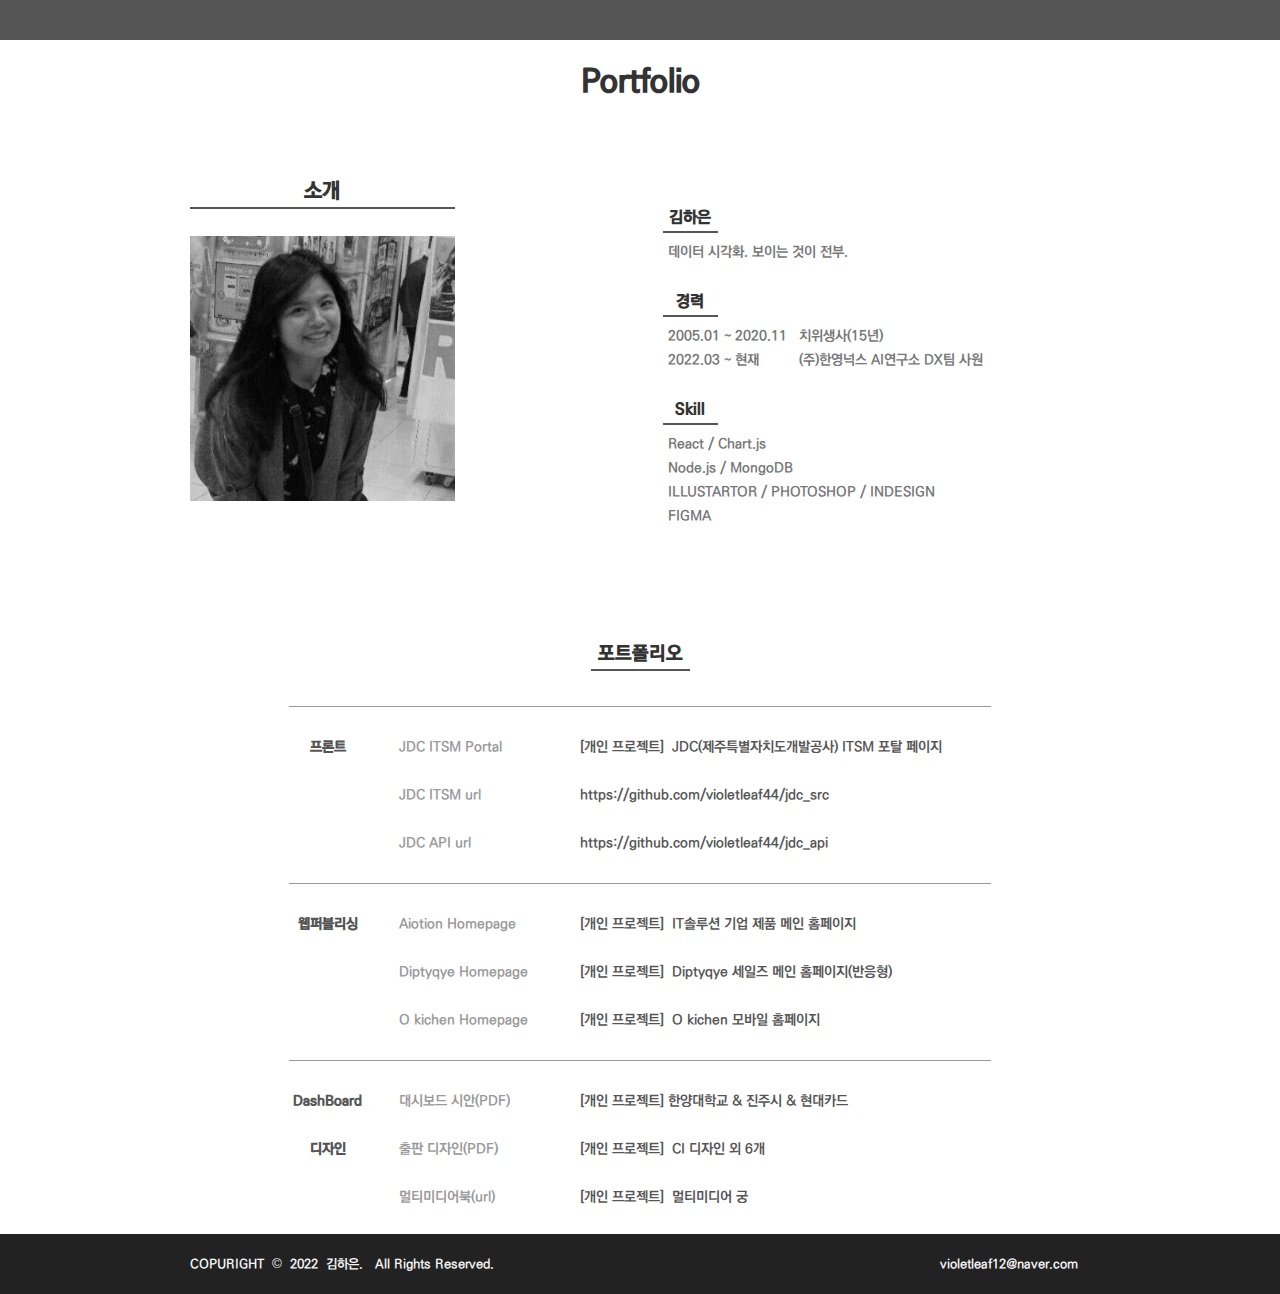
<file: index.html>
<!DOCTYPE html>
<html lang="en">
<head>
    <meta charset="UTF-8">
    <meta http-equiv="X-UA-Compatible" content="IE=edge">
    <meta name="viewport" content="width=device-width, initial-scale=1.0">
    <link rel="stylesheet" href="css/reset.css">
    <link rel="stylesheet" href="css/profile.css">
    <title>protfolio</title>
</head>
<body>
    <header>
        <div class="back"></div>
        <div class="head">
            <h1>Portfolio</h1>
        </div>
    </header>
    <div class="box cf">
        <div class="left">
          <h3>소개<span class="line"></span></h3>
          <!-- <p class="profile_img"></p> -->
            <p class="profile_img"> <img src="img/haeun.jpg" alt="프로필사진"></p>
        </div>
        <div class="right">
                <ul>
                <li>
                    <h4>김하은 <span class="line"></span></h4>
                    <p>데이터 시각화.    보이는 것이 전부.</p>
                </li>
                <li>
                    <h4>경력  <span class="line"></span></h4>
                    <p>2005.01 ~ 2020.11&nbsp; &nbsp;치위생사(15년)</p>
                    <P>2022.03 ~ 현재 &nbsp; &nbsp; &nbsp; &nbsp; &nbsp;(주)한영넉스 AI연구소 DX팀 사원</P>
                </li>
                <li>
                    <h4>Skill<span class="line"></span></h4>
                    <P>React&nbsp;/&nbsp;Chart.js</P>
                    <P>Node.js&nbsp;/&nbsp;MongoDB</P>
                    <p>ILLUSTARTOR&nbsp;/&nbsp;PHOTOSHOP&nbsp;/&nbsp;INDESIGN</p>
                    <p>FIGMA</p>
                    
                </li>
            </ul>
        </div>
    </div>

    <div class="portfolio">
        <h3>포트폴리오<span class="line"></span></h3>
    </div>
    <div class="table_box">
        <table>
            <tr class="border">
                <th class="t_padding1">프론트</th>
                <td class="t_padding2"><a href="http://125.188.160.84:3000/" target='_blank'>JDC ITSM Portal</a></td>
                <td class="t_padding2">[개인 프로젝트]&nbsp; JDC(제주특별자치도개발공사) ITSM 포탈 페이지</td>
            </tr>
            <tr>
                <td></td>
                <td><a href="https://github.com/violetleaf44/jdc_src" target='_blank'>JDC ITSM url</a></td>
                <td>https://github.com/violetleaf44/jdc_src</td>
            </tr>
            <tr>
                <td class="t_padding3" ></td>
                <td class="t_padding3"><a href="https://github.com/violetleaf44/jdc_api" target='_blank'>JDC API url</a></td>
                <td class="t_padding3">https://github.com/violetleaf44/jdc_api</td>
            </tr>
            <tr class="border">
                <th class="t_padding1">웹퍼블리싱</th>
                <td class="t_padding2"><a href="nkia_pc/rwd_nkia_pc.html" target='_blank'>Aiotion Homepage</a></td>
                <td class="t_padding2">[개인 프로젝트]&nbsp; IT솔루션 기업 제품 메인 홈페이지</td>
            </tr>
            <tr>
                <td></td>
                <td><a href="rwd_dipyque/rwd_dipyque.html" target='_blank'>Diptyqye Homepage</a></td>
                <td>[개인 프로젝트]&nbsp; Diptyqye 세일즈 메인 홈페이지(반응형)</td>
            </tr>
            <tr>
                <td class="t_padding3" ></td>
                <td class="t_padding3"><a href="mobile_khe/okitchen_main.html" onClick="window.open(this.href, '', 'width=500, height=800'); return false;">O kichen Homepage</a></td>
                <td class="t_padding3">[개인 프로젝트]&nbsp; O kichen 모바일 홈페이지</td>
            </tr>
            <tr class="border">
                <th class="t_padding1">DashBoard</th>
                <td class="t_padding2"><a href="dashboard.pdf" target='_blank'>대시보드 시안(PDF)</a></td>
				   <td class="t_padding2">[개인 프로젝트] 한양대학교 & 진주시 & 현대카드 </td>

            </tr>
            <tr>
                <th>디자인</th>
                <td><a href="publishing.pdf" target='_blank'>출판 디자인(PDF)</a></td>
                <td>[개인 프로젝트]&nbsp; CI 디자인 외 6개</td>
            </tr>
			<tr>
                <td></td>
                <td><a href="https://indd.adobe.com/view/777e9166-4b0d-43e7-a9e0-9320d38e9f22" target='_blank'>멀티미디어북(url)</a></td>
                <td>[개인 프로젝트]&nbsp; 멀티미디어 궁</td>
            </tr>
        </table>
    </div>

    <footer>
        <div class="footer cf">
            <small>COPURIGHT&nbsp; &copy; &nbsp;2022&nbsp; 김하은.&nbsp;&nbsp; All Rights Reserved.</small>
            <small>violetleaf12@naver.com</small>
        </div>
        	

    </footer>



    
</body>
</html>
</file>
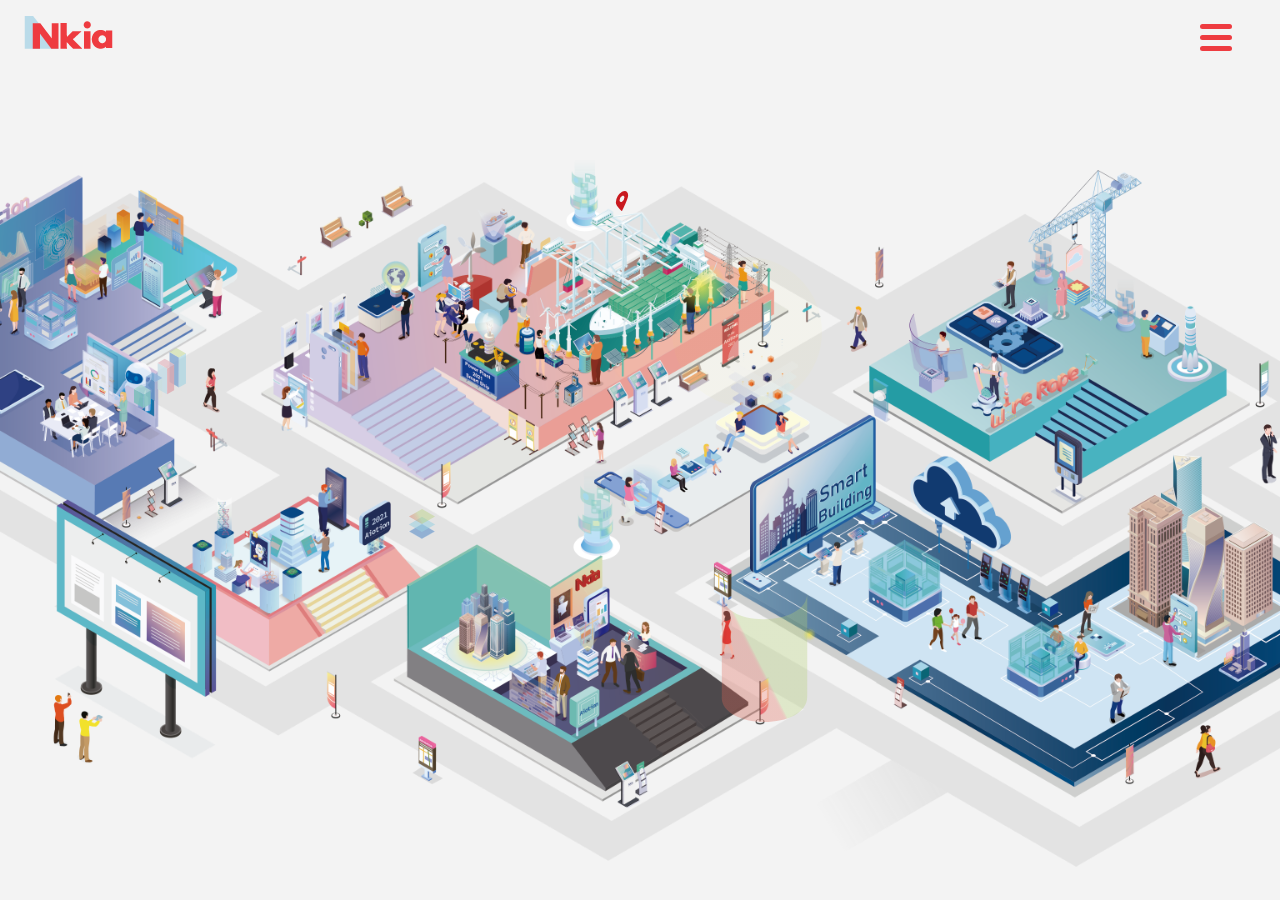
<file: aiotion-main/rwd_nkia.html>
<!DOCTYPE html>
<html lang="en">
<head>
    <meta charset="UTF-8">
    <meta http-equiv="X-UA-Compatible" content="IE=edge">
    <meta name="viewport" content="width=device-width, initial-scale=1.0">
    <meta http-equiv="X-UA-Compatible" content="IE=edge, crome=1">
    <link rel="stylesheet" href="css/reset.css">
    <link rel="stylesheet" href="css/rwd_nkia.css">
    <link rel="stylesheet" href="css/aio_ani.css">
  <link rel="stylesheet" href="font/KoPubDotumM.woff">
  <script src="js/jquery-1.11.2.min.js"></script>
  <script src="js/jquery.easing.1.3.min.js"></script>
  <script src="js/jquery.scrollTo.min.js"></script>
  <script src="js/prefixfree.min.js"></script>
  <script src="js/nkia_verfull.js"></script>
  <script src="js/nkia.js"></script>
    
    <!-- <link rel="shortcut icon" href="../image/hapa2x16.ico"> 파비콘 넣을때  -->

                                            <!-- prefix:접두사 
                                            / 접두사 붙여서 실행 되도록 한다. 
                                        -webkit-: 크롬, 사파리
                                        (사파리가 거의 안됨)
                                        -o-:오페라
                                        -moz-:파이어폭스
                                        -ms-:익스플로러 -->





    <title>Nkia</title>
</head>
<body>

 
    <section id="fun_bigbox">
        <header id="header_function">   
            <div class="fun_ham">
                <span></span>
                <span></span>
                <span></span>
            </div>
            <div class="hd_fun">
                    <h1><a href="#"> <img src="rwd_img/rwdm_nkialogo_org3.png" width="84" height="28" alt="nkia로고"></a></h1>
            </div>   
       </header>

       <nav class="mo_nav">
        <button class="mo_cross">&#735;</button>
           <div class="mo_menu">
               <ul>
                   <li><a href="#">회사소개</a></li>
                   <li><a href="#">Aiotion 소개</a></li>
                   <li><a href="#">Aiotion 기능</a></li>
                   <li><a href="#">Powse Plant</a></li>
                   <li><a href="#">Smart Ship</a></li>
                   <li><a href="#">Smart Building </a></li>
                   <li><a href="#">Wire Rope</a></li>
               </ul>
           </div>
       </nav>

       <div class="quick"><ul></ul></div>

               <!-- 회사 소개 -->
<article class="mo_article full1" pageNum="1">
      <div class="mo_out">
        <a href="#">
                <div class="mo_box">
                    <h2>회사 소개</h2>
                </div> 
            </a>
    </div>
       <div class="mo_img">
                    <!-- <img src="rwd_img/mobile_company1100x2100.png" alt="회사 소개"> -->
                 </div> 
                 <div class="mo_text">
                    <p> <span>Aiotion</span> 의 기술</p>
                    <p>생활공간의 경계를 허물다</p>
                    <p>언제 어디서나 자율화된 서비스</p>
                 </div>         
            </article>

                           <!-- 아이오션 소개 -->
<article class="mo_article full2" pageNum="2">
    <div class="mo_out">
      <a href="#">
              <div class="mo_box2">
                  <h2>Aiotion 소개</h2>
              </div> 
          </a>
  </div>
     <div class="mo_img2">
               </div> 
               <div class="mo_text">
                  <p> <span>Aiotion</span> 의 기술</p>
                  <p>생활공간의 경계를 허물다</p>
                  <p>언제 어디서나 자율화된 서비스</p>
               </div>         
          </article>

                         <!-- 아이오션 기능 -->
<article class="mo_article full3" pageNum="3">
    <div class="mo_out">
      <a href="#">
              <div class="mo_box3">
                  <h2>Aiotion 기능</h2>
              </div> 
          </a>
  </div>
     <div class="mo_img3">
               </div> 
               <div class="mo_text">
                  <p> <span>Aiotion</span> 의 기술</p>
                  <p>생활공간의 경계를 허물다</p>
                  <p>언제 어디서나 자율화된 서비스</p>
               </div>         
          </article>

                         <!-- power plant -->
<article class="mo_article full4" pageNum="4">
    <div class="mo_out">
      <a href="#">
              <div class="mo_box4">
                  <h2>Power Plant</h2>
              </div> 
          </a>
  </div>
     <div class="mo_img4">
               </div> 
               <div class="mo_text">
                  <p> <span>Aiotion</span> 의 기술</p>
                  <p>생활공간의 경계를 허물다</p>
                  <p>언제 어디서나 자율화된 서비스</p>
               </div>         
          </article>

                         <!-- smart ship -->
<article class="mo_article full5" pageNum="5">
    <div class="mo_out">
      <a href="#">
              <div class="mo_box5">
                  <h2>Smart ship</h2>
              </div> 
          </a>
  </div>
     <div class="mo_img5">
               </div> 
               <div class="mo_text">
                  <p> <span>Aiotion</span> 의 기술</p>
                  <p>생활공간의 경계를 허물다</p>
                  <p>언제 어디서나 자율화된 서비스</p>
               </div>         
          </article>

                         <!-- smart building  -->
<article class="mo_article full6" pageNum="6">
    <div class="mo_out">
      <a href="#">
              <div class="mo_box6">
                  <h2>Smart Building </h2>
              </div> 
          </a>
  </div>
     <div class="mo_img6">
               </div> 
               <div class="mo_text">
                  <p> <span>Aiotion</span> 의 기술</p>
                  <p>생활공간의 경계를 허물다</p>
                  <p>언제 어디서나 자율화된 서비스</p>
               </div>         
          </article>

                         <!-- wire rope  -->
<article class="mo_article full7" pageNum="7">
    <div class="mo_out">
      <a href="#">
              <div class="mo_box7">
                  <h2>Wire Rope</h2>
              </div> 
          </a>
  </div>
     <div class="mo_img7">
               </div> 
               <div class="mo_text">
                  <p> <span>Aiotion</span> 의 기술</p>
                  <p>생활공간의 경계를 허물다</p>
                  <p>언제 어디서나 자율화된 서비스</p>
               </div>         
          </article>

              
 
    </section><!-- fun_bigbox end --> 
    
    
    <footer class="fun_end">
     <div class="footer">
        <ul class="footer_ul">
            <li><img src="rwd_img/more_left_btn.png" width="20" height="20" alt="왼쪽버튼"></li>
            <li><img src="rwd_img/more_right_btn.png" width="20" height="20" alt="오른쪽버튼"></li>
        </ul>
    </div>   
 

 <div class="more">
        <a href="#">
            <p>more</p>
      
        </a>
    </div>
    </footer>  <!-- fun_end_end -->


                        <!-- 태블릿 -->




   <!-- 태블릿 피시 바탕 -->   
<header>
    <div class="pc_ham">
        <span></span>
        <span></span>
        <span></span>
    </div>
<div class="tablet_logo">
    <a href="#"><h1><img src="rwd_img/rwdt_nkialogo_org4.png" alt=""></h1></a>
</div>
</header>
<!-- 배경 -->
<div id="nkia_back"> 

    <!-- svg -->
    <div class="svg-box1">
        <div class="aio_introduce1">
            <svg id="Layer_1" width="60" height="60" data-name="Layer 1" xmlns="http://www.w3.org/2000/svg" viewBox="0 0 133.154 153.757"><defs><style>.cls-1{opacity:0.7;}.cls-2{fill:#edbdd4;}.cls-3{fill:#f5d3dc;}.cls-4{fill:#f2c6d2;}.cls-5{fill:#fff;}.cls-6{fill:#627fb8;}.cls-7{fill:#778ebc;}.cls-8{fill:#6489bf;}.cls-9{fill:#c0e0e6;}.cls-10{fill:#efec9a;}.cls-11{fill:#f2f0b2;}.cls-12{fill:#f4f2be;}.cls-13{fill:#78bfb9;}.cls-14{fill:#85c5c0;}.cls-15{fill:#add7d3;}</style></defs><title>log_5</title><g class="cls-1"><polygon class="cls-2" points="90.787 87.362 114.99 101.362 114.996 24.483 90.787 10.486 90.787 87.362"/><polygon class="cls-3" points="114.99 101.362 133.154 90.875 133.148 14 114.996 24.483 114.99 101.362"/><polygon class="cls-4" points="133.148 14 108.938 0 90.787 10.486 114.996 24.483 133.148 14"/><path class="cls-5" d="M120.153,102.994a6.071,6.071,0,0,1-.305-2.4l.007-2.4.014-4.8.027-9.61.054-19.22L120,45.335l.155-19.22.152,19.22.051,19.219.051,19.22.026,9.61.013,4.8.006,2.4A6.053,6.053,0,0,1,120.153,102.994Z" transform="translate(-5.163 -1.632)"/><path class="cls-5" d="M138.31,15.632a.632.632,0,0,1-.414.592l-.569.325-1.138.649-2.276,1.3-4.559,2.585c-3.05,1.7-6.1,3.4-9.2,5.034,2.96-1.86,5.956-3.658,8.956-5.449l4.517-2.656,2.262-1.323,1.131-.662.565-.33A.632.632,0,0,1,138.31,15.632Z" transform="translate(-5.163 -1.632)"/></g><g class="cls-1"><polygon class="cls-6" points="60.524 104.775 84.728 118.813 84.735 52.354 60.526 38.32 60.524 104.775"/><polygon class="cls-7" points="84.728 118.813 102.891 108.326 102.885 41.87 84.735 52.354 84.728 118.813"/><polygon class="cls-8" points="102.885 41.87 78.677 27.833 60.526 38.32 84.735 52.354 102.885 41.87"/><path class="cls-9" d="M89.89,120.445a4.6,4.6,0,0,1-.305-2.077l.007-2.077.014-4.153.027-8.308.055-16.614L89.743,70.6,89.9,53.986,90.049,70.6,90.1,87.216l.051,16.614.025,8.308.013,4.153.007,2.077A4.587,4.587,0,0,1,89.89,120.445Z" transform="translate(-5.163 -1.632)"/><path class="cls-9" d="M108.048,43.5a.634.634,0,0,1-.415.593l-.569.324-1.138.649-2.275,1.3-4.559,2.585c-3.05,1.7-6.1,3.4-9.194,5.035,2.959-1.86,5.955-3.658,8.955-5.449l4.517-2.657,2.261-1.323,1.131-.661.565-.331A.633.633,0,0,1,108.048,43.5Z" transform="translate(-5.163 -1.632)"/></g><g class="cls-1"><polygon class="cls-10" points="30.261 122.302 54.466 136.283 54.472 87.363 30.263 73.386 30.261 122.302"/><polygon class="cls-11" points="54.466 136.283 72.629 125.797 72.622 76.88 54.472 87.363 54.466 136.283"/><polygon class="cls-12" points="72.622 76.88 48.414 62.899 30.263 73.386 54.472 87.363 72.622 76.88"/><path class="cls-5" d="M59.629,137.915a2.586,2.586,0,0,1-.306-1.529l0-1.529.007-3.057.015-6.115.043-12.23.088-12.23L59.635,89l.152,12.23.084,12.23.04,12.23.014,6.115.006,3.057,0,1.529A2.586,2.586,0,0,1,59.629,137.915Z" transform="translate(-5.163 -1.632)"/><path class="cls-5" d="M77.785,78.512a.634.634,0,0,1-.414.592l-.569.325-1.138.649-2.276,1.3L68.83,83.961c-3.051,1.7-6.1,3.4-9.195,5.034,2.959-1.86,5.955-3.658,8.955-5.449l4.517-2.657,2.261-1.322,1.131-.662.566-.33A.631.631,0,0,1,77.785,78.512Z" transform="translate(-5.163 -1.632)"/></g><g class="cls-1"><polygon class="cls-13" points="0 139.779 24.249 153.757 24.255 118.812 0 104.838 0 139.779"/><polygon class="cls-14" points="24.249 153.757 42.413 143.27 42.407 108.328 24.255 118.812 24.249 153.757"/><polygon class="cls-15" points="42.407 108.328 18.151 94.351 0 104.838 24.255 118.812 42.407 108.328"/><path class="cls-5" d="M29.412,155.389a1.42,1.42,0,0,1-.306-1.092l0-1.092.008-2.184.015-4.368.043-8.736.087-8.737.155-8.736.152,8.737.085,8.736.039,8.736.014,4.368.007,2.184,0,1.092A1.416,1.416,0,0,1,29.412,155.389Z" transform="translate(-5.163 -1.632)"/><path class="cls-5" d="M47.57,109.96a.634.634,0,0,1-.415.593l-.569.324-1.138.649-2.276,1.3-4.558,2.586c-3.051,1.7-6.1,3.4-9.2,5.034,2.96-1.86,5.956-3.658,8.956-5.449l4.517-2.657,2.262-1.323,1.131-.661.565-.331A.635.635,0,0,1,47.57,109.96Z" transform="translate(-5.163 -1.632)"/></g></svg>
        </div>
        <div class="aio_introduce2">
            <svg id="Layer_1" width="40" height="40" data-name="Layer 1" xmlns="http://www.w3.org/2000/svg" viewBox="0 0 32.049 78.9"><defs><style>.cls-1{fill:#78bfb9;}.cls-1,.cls-3,.cls-4{opacity:0.8;}.cls-2{fill:none;stroke:#e6f2f0;stroke-linecap:round;stroke-miterlimit:10;stroke-width:0.476px;}.cls-3,.cls-5{fill:#dcdcdc;}.cls-6{fill:#efd4b1;}.cls-7{fill:#dfaab1;}.cls-8{fill:#e5c0c8;}.cls-9{fill:#f1c6d9;}.cls-10{fill:#799bcb;}.cls-11{fill:#83a5d0;}.cls-12{fill:#94b7dc;}</style></defs><title>aio_introduce2</title><path class="cls-1" d="M6.466,25.889V83.2c0,1.287.9,1.809,2.019,1.165l27.534-15.9a4.464,4.464,0,0,0,2.019-3.5V7.661c0-1.288-.9-1.81-2.019-1.166L8.485,22.392A4.461,4.461,0,0,0,6.466,25.889Z" transform="translate(-6.228 -5.981)"/><path class="cls-2" d="M6.466,25.889V83.2c0,1.287.9,1.809,2.019,1.165l27.534-15.9a4.464,4.464,0,0,0,2.019-3.5V7.661c0-1.288-.9-1.81-2.019-1.166L8.485,22.392A4.461,4.461,0,0,0,6.466,25.889Z" transform="translate(-6.228 -5.981)"/><path class="cls-3" d="M10.431,60.538l11.014-6.359c.446-.258.807-.049.807.466v.046a1.784,1.784,0,0,1-.807,1.4L10.431,62.448c-.446.257-.807.049-.807-.466v-.046A1.782,1.782,0,0,1,10.431,60.538Z" transform="translate(-6.228 -5.981)"/><path class="cls-3" d="M24.583,52.368l9.491-5.48c.446-.258.807-.048.807.467V47.4a1.783,1.783,0,0,1-.807,1.4l-9.491,5.479c-.446.258-.807.049-.807-.466v-.045A1.786,1.786,0,0,1,24.583,52.368Z" transform="translate(-6.228 -5.981)"/><g class="cls-4"><path class="cls-5" d="M10.431,69.526l11.014-6.359c.446-.257.807-.048.807.467v.046a1.786,1.786,0,0,1-.807,1.4L10.431,71.437c-.446.257-.807.049-.807-.466v-.046A1.786,1.786,0,0,1,10.431,69.526Z" transform="translate(-6.228 -5.981)"/><path class="cls-5" d="M24.583,61.357l9.491-5.481c.446-.257.807-.048.807.467v.045a1.786,1.786,0,0,1-.807,1.4l-9.491,5.479c-.446.258-.807.049-.807-.466v-.045A1.783,1.783,0,0,1,24.583,61.357Z" transform="translate(-6.228 -5.981)"/></g><g class="cls-4"><path class="cls-5" d="M10.431,65.032l5.963-3.443c.446-.257.807-.048.807.467V62.1a1.786,1.786,0,0,1-.807,1.4l-5.963,3.442c-.446.257-.807.048-.807-.467V66.43A1.784,1.784,0,0,1,10.431,65.032Z" transform="translate(-6.228 -5.981)"/><path class="cls-5" d="M19.07,60.043l5.058-2.936c.445-.258.806-.05.806.465v.046a1.791,1.791,0,0,1-.806,1.4L19.07,61.954c-.445.259-.806.051-.806-.464v-.045A1.793,1.793,0,0,1,19.07,60.043Z" transform="translate(-6.228 -5.981)"/><path class="cls-5" d="M27,55.448l7.078-4.068c.446-.256.808-.046.808.469V51.9a1.782,1.782,0,0,1-.808,1.4L27,57.358c-.447.257-.809.047-.809-.468v-.046A1.777,1.777,0,0,1,27,55.448Z" transform="translate(-6.228 -5.981)"/></g><g class="cls-4"><path class="cls-5" d="M10.432,74.07l9.606-5.536c.446-.257.807-.048.807.468v.045a1.783,1.783,0,0,1-.807,1.4l-9.606,5.535c-.446.257-.808.048-.808-.467v-.045A1.784,1.784,0,0,1,10.432,74.07Z" transform="translate(-6.228 -5.981)"/><path class="cls-5" d="M22.715,66.989l5.057-2.936c.445-.259.806-.051.806.465v.045a1.791,1.791,0,0,1-.806,1.4L22.715,68.9c-.446.259-.807.051-.807-.464V68.39A1.791,1.791,0,0,1,22.715,66.989Z" transform="translate(-6.228 -5.981)"/><path class="cls-5" d="M30.639,62.394l3.434-1.975c.447-.257.808-.048.808.468v.045a1.783,1.783,0,0,1-.808,1.4L30.639,64.3c-.447.256-.809.047-.809-.468V63.79A1.778,1.778,0,0,1,30.639,62.394Z" transform="translate(-6.228 -5.981)"/></g><polygon class="cls-6" points="5.506 48.792 27.596 36.037 27.596 10.531 5.468 23.306 5.506 48.792"/><polygon class="cls-7" points="20.648 33.48 23.961 35.396 23.962 24.874 20.648 22.958 20.648 33.48"/><polygon class="cls-8" points="23.961 35.396 26.447 33.961 26.446 23.439 23.962 24.874 23.961 35.396"/><polygon class="cls-9" points="26.446 23.439 23.132 21.523 20.648 22.958 23.962 24.874 26.446 23.439"/><polygon class="cls-10" points="16.506 35.863 19.819 37.784 19.82 28.688 16.506 26.767 16.506 35.863"/><polygon class="cls-11" points="19.819 37.784 22.305 36.349 22.304 27.253 19.82 28.688 19.819 37.784"/><polygon class="cls-12" points="22.304 27.253 18.991 25.332 16.506 26.767 19.82 28.688 22.304 27.253"/><polygon class="cls-10" points="12.364 38.262 15.677 40.175 15.678 33.48 12.364 31.567 12.364 38.262"/><polygon class="cls-11" points="15.677 40.175 18.163 38.74 18.162 32.045 15.678 33.48 15.677 40.175"/><polygon class="cls-12" points="18.162 32.045 14.849 30.132 12.364 31.567 15.678 33.48 18.162 32.045"/><polygon class="cls-10" points="8.222 40.654 11.541 42.567 11.542 37.784 8.222 35.871 8.222 40.654"/><polygon class="cls-11" points="11.541 42.567 14.027 41.132 14.026 36.349 11.542 37.784 11.541 42.567"/><polygon class="cls-12" points="14.026 36.349 10.707 34.436 8.222 35.871 11.542 37.784 14.026 36.349"/></svg>
        </div>
        <div class="aio_introduce3">
            <svg id="Layer_1" width=40 height=40 data-name="Layer 1" xmlns="http://www.w3.org/2000/svg" xmlns:xlink="http://www.w3.org/1999/xlink" viewBox="0 0 34.531 79.632"><defs><style>.cls-1,.cls-5{opacity:0.8;}.cls-2{fill:#7da4d0;stroke:#efeeef;stroke-miterlimit:10;stroke-width:0.476px;}.cls-3{fill:#9ad0e1;opacity:0.7;}.cls-4{opacity:0.5;fill:url(#linear-gradient);}.cls-5,.cls-6{fill:#c5dde7;}</style><linearGradient id="linear-gradient" x1="-175.784" y1="26.481" x2="-158.036" y2="37.071" gradientTransform="matrix(-0.958, -0.095, -0.012, 1.043, -138.485, -4.633)" gradientUnits="userSpaceOnUse"><stop offset="0" stop-color="#b4d073"/><stop offset="0.08" stop-color="#bbbe6e"/><stop offset="0.246" stop-color="#c89d64"/><stop offset="0.418" stop-color="#d2845d"/><stop offset="0.597" stop-color="#d97258"/><stop offset="0.785" stop-color="#de6755"/><stop offset="1" stop-color="#df6454"/></linearGradient></defs><title>aio_introduce3</title><g class="cls-1"><path class="cls-2" d="M34.495,7.784c2.433-1.4,4.429-.266,4.437,2.529l.151,53.32a9.75,9.75,0,0,1-4.408,7.636L9.618,85.736c-2.433,1.4-4.43.267-4.438-2.529l-.151-53.32a9.753,9.753,0,0,1,4.409-7.636Z" transform="translate(-4.791 -6.944)"/></g><polygon class="cls-3" points="7.381 25.913 29.509 13.138 29.509 38.645 7.42 51.399 7.381 25.913"/><path class="cls-4" d="M32.7,43.512l-.4.146a.566.566,0,0,1-.887-.323l-2.55-8.1c-.291-.925-1.531-.237-1.806,1l-1.713,7.733a2.051,2.051,0,0,1-.919,1.325l-.391.206a.564.564,0,0,1-.864-.259l-.524-1.293c-.324-.8-1.442-.186-1.758.968h0A2.034,2.034,0,0,1,20,46.14l-.341.179a.568.568,0,0,1-.9-.351l-.471-1.686c-.266-.952-1.51-.3-1.807.941l-1.708,7.148a2.04,2.04,0,0,1-.926,1.3l-.789.387Z" transform="translate(-4.791 -6.944)"/><path class="cls-5" d="M11.281,63.7l11.013-6.359c.446-.258.808-.049.808.466v.046a1.785,1.785,0,0,1-.808,1.4L11.281,65.606c-.446.257-.808.049-.808-.466v-.046A1.783,1.783,0,0,1,11.281,63.7Z" transform="translate(-4.791 -6.944)"/><path class="cls-5" d="M25.433,55.526l9.49-5.48c.446-.258.808-.048.808.467v.045a1.784,1.784,0,0,1-.808,1.4l-9.49,5.479c-.446.258-.808.049-.808-.466v-.045A1.787,1.787,0,0,1,25.433,55.526Z" transform="translate(-4.791 -6.944)"/><g class="cls-1"><path class="cls-6" d="M11.281,72.684l11.013-6.359c.446-.257.808-.048.808.467v.045a1.787,1.787,0,0,1-.808,1.4L11.281,74.6c-.446.257-.808.049-.808-.466v-.046A1.787,1.787,0,0,1,11.281,72.684Z" transform="translate(-4.791 -6.944)"/><path class="cls-6" d="M25.433,64.515l9.49-5.481c.446-.257.808-.049.808.467v.045a1.787,1.787,0,0,1-.808,1.4l-9.49,5.479c-.446.258-.808.049-.808-.466v-.045A1.784,1.784,0,0,1,25.433,64.515Z" transform="translate(-4.791 -6.944)"/></g><g class="cls-1"><path class="cls-6" d="M11.281,68.19l5.962-3.443c.446-.257.808-.048.808.467v.046a1.787,1.787,0,0,1-.808,1.4L11.281,70.1c-.446.257-.808.048-.808-.467v-.046A1.785,1.785,0,0,1,11.281,68.19Z" transform="translate(-4.791 -6.944)"/><path class="cls-6" d="M19.92,63.2l5.057-2.936c.445-.258.807-.05.807.465v.046a1.792,1.792,0,0,1-.807,1.4L19.92,65.112c-.446.259-.807.051-.807-.464V64.6A1.791,1.791,0,0,1,19.92,63.2Z" transform="translate(-4.791 -6.944)"/><path class="cls-6" d="M27.844,58.606l7.078-4.068c.447-.256.809-.046.809.469v.046a1.78,1.78,0,0,1-.809,1.4l-7.078,4.066c-.447.257-.809.047-.809-.468V60A1.777,1.777,0,0,1,27.844,58.606Z" transform="translate(-4.791 -6.944)"/></g><g class="cls-1"><path class="cls-6" d="M11.281,77.228l9.606-5.536c.446-.257.808-.048.808.468v.045a1.784,1.784,0,0,1-.808,1.4l-9.606,5.535c-.446.257-.808.048-.808-.467v-.045A1.784,1.784,0,0,1,11.281,77.228Z" transform="translate(-4.791 -6.944)"/><path class="cls-6" d="M23.564,70.147l5.057-2.936c.446-.259.807-.051.807.465v.045a1.789,1.789,0,0,1-.807,1.4l-5.057,2.936c-.446.259-.807.051-.807-.464v-.046A1.791,1.791,0,0,1,23.564,70.147Z" transform="translate(-4.791 -6.944)"/><path class="cls-6" d="M31.488,65.551l3.434-1.974c.447-.257.809-.048.809.468v.045a1.782,1.782,0,0,1-.809,1.4l-3.434,1.974c-.447.256-.808.047-.808-.468v-.046A1.78,1.78,0,0,1,31.488,65.551Z" transform="translate(-4.791 -6.944)"/></g></svg>

        </div>
    </div>

    <div class="svg-box2">
        <div class="company-light1">
            <svg id="Layer_1" width=15 heigth=15 data-name="Layer 1" xmlns="http://www.w3.org/2000/svg" xmlns:xlink="http://www.w3.org/1999/xlink" viewBox="0 0 29.286 29.286"><defs><style>.cls-11{opacity:0.8;fill:url(#radial-gradient);}</style><radialGradient id="radial-gradient" cx="14.643" cy="14.643" r="14.643" gradientUnits="userSpaceOnUse"><stop offset="0" stop-color="#efe649"/><stop offset="0.867" stop-color="#f0e428" stop-opacity="0"/><stop offset="1" stop-color="#f0e428" stop-opacity="0.042"/></radialGradient></defs><title>company-light1</title><circle class="cls-11" cx="14.643" cy="14.643" r="14.643"/></svg>
        </div>
        <div class="aio_round">
            <svg id="Layer_2" width=129 height=129 data-name="Layer 1" xmlns="http://www.w3.org/2000/svg" xmlns:xlink="http://www.w3.org/1999/xlink" viewBox="0 0 374.856 565.408"><defs><style>.cls-21{opacity:0.32;fill:url(#linear-gradient);}</style><linearGradient id="linear-gradient" x1="186.86" y1="590.507" x2="198.212" y2="22.911" gradientUnits="userSpaceOnUse"><stop offset="0" stop-color="#713992"/><stop offset="0.098" stop-color="#885977"/><stop offset="0.311" stop-color="#c3ab33"/><stop offset="0.461" stop-color="#eee800"/><stop offset="0.513" stop-color="#f2ed34" stop-opacity="0.778"/><stop offset="0.583" stop-color="#f6f275" stop-opacity="0.504"/><stop offset="0.646" stop-color="#faf7a8" stop-opacity="0.287"/><stop offset="0.701" stop-color="#fdfacd" stop-opacity="0.131"/><stop offset="0.746" stop-color="#fefce4" stop-opacity="0.035"/><stop offset="0.774" stop-color="#fffdec" stop-opacity="0"/><stop offset="1" stop-color="#fff" stop-opacity="0"/></linearGradient></defs><title>Untitled-1</title><path class="cls-21" d="M380.832,15.16c0,.4.022.8.022,1.2,0,71.683-88.41,113.708-191.68,113.708S6.879,88.041,6.879,16.358c0-.4.017-.8.022-1.2H6.6v450h.293c-9.048,69.917,82.633,115.407,185.513,115.407s192.5-41.791,188.432-115.407h.293v-450Z" transform="translate(-6.276 -15.16)"/></svg>
        </div>
    </div>
    
    <div class="svg-box3">
        <div class="smartship_big-light">
            <svg id="Layer_1" width=150 height=150 data-name="Layer 1" xmlns="http://www.w3.org/2000/svg" xmlns:xlink="http://www.w3.org/1999/xlink" viewBox="0 0 74.139 74.139"><defs><style>.cls-1{opacity:0.8;fill:url(#radial-gradient);}</style><radialGradient id="radial-gradient" cx="37.069" cy="37.069" r="37.069" gradientUnits="userSpaceOnUse"><stop offset="0" stop-color="#efe649"/><stop offset="0.867" stop-color="#f0e428" stop-opacity="0"/><stop offset="1" stop-color="#f0e428" stop-opacity="0.042"/></radialGradient></defs><title>smartship_big-light</title><circle class="cls-1" cx="37.069" cy="37.069" r="37.069"/></svg>
        </div>

        <div class="smartship_wifi">
            <svg id="Layer_2" width=20 height=20 data-name="Layer 2" xmlns="http://www.w3.org/2000/svg" viewBox="0 0 14.217 23.146"><defs><style>.cls-s2{fill:#c9191f;}</style></defs><title>smartship_wifi</title><path class="cls-s2" d="M10.7,4.464c3.925-2.266,7.116-.448,7.129,4.068.012,4.164-6.015,16.12-6.945,17.944a.327.327,0,0,1-.121.138.1.1,0,0,1-.122,0C9.707,25.87,3.627,20.9,3.615,16.74A15.61,15.61,0,0,1,10.7,4.464Zm.032,11.383a6.136,6.136,0,0,0,2.787-4.827c-.005-1.776-1.259-2.5-2.8-1.6a6.157,6.157,0,0,0-2.792,4.836c0,1.776,1.264,2.488,2.81,1.595" transform="translate(-3.615 -3.489)"/></svg>
        </div>
    </div>

    <div class="svg-box4">
        <div class="funorgmain1">
            <svg id="Layer_2" width=30 height=30 data-name="Layer 2" xmlns="http://www.w3.org/2000/svg" xmlns:xlink="http://www.w3.org/1999/xlink" viewBox="0 0 33.669 38.436"><defs><style>.cls-f1{opacity:0.5;}.cls-f2{fill:url(#radial-gradient);}.cls-f3{fill:url(#radial-gradient-2);}.cls-f4{fill:url(#radial-gradient-3);}</style><radialGradient id="radial-gradient" cx="1451.054" cy="32.207" r="13.757" gradientTransform="matrix(-1, 0, 0, 1, 1467.889, -3.522)" gradientUnits="userSpaceOnUse"><stop offset="0" stop-color="#f8d183"/><stop offset="1" stop-color="#fff"/></radialGradient><radialGradient id="radial-gradient-2" cx="1451.054" cy="23.355" r="13.757" xlink:href="#radial-gradient"/><radialGradient id="radial-gradient-3" cx="1451.054" cy="13.197" r="13.649" xlink:href="#radial-gradient"/></defs><title>funorgmain1</title><g class="cls-1"><polygon class="cls-2" points="0 28.684 16.78 38.436 33.669 28.685 16.889 18.933 0 28.684"/></g><g class="cls-1"><polygon class="cls-3" points="0 19.833 16.78 29.584 33.669 19.833 16.889 10.082 0 19.833"/></g><g class="cls-1"><polygon class="cls-4" points="0.132 9.675 16.78 19.35 33.537 9.675 16.889 0 0.132 9.675"/></g></svg>
        </div>
        
    </div>

    <div class="svg-box5">
        <div class="smart-buliding-board">
            <svg id="Layer_3" width=110 height=120 data-name="Layer 3" xmlns="http://www.w3.org/2000/svg" viewBox="0 0 160.541 218.789"><defs><style>.cls-t1{opacity:0.2;}.cls-t2{fill:#040000;}.cls-t3{fill:#63bbd2;}.cls-t4{opacity:0.8;}.cls-t5{fill:#178bab;}.cls-t6{fill:#20a9d0;}.cls-t7{opacity:0.7;}.cls-t8{fill:#6ebbb4;}</style></defs><title>smart-buliding-board</title><g class="cls-t1"><polygon class="cls-t2" points="0.347 213.578 8.577 218.789 160.541 131.054 150.723 124.468 0.347 213.578"/></g><polygon class="cls-t3" points="54.152 106.603 54.165 110.619 10.631 135.754 10.62 131.737 54.152 106.603"/><polygon class="cls-t3" points="145.447 64.958 145.528 93.637 83.645 129.365 83.564 100.687 145.447 64.958"/><g class="cls-t4"><path class="cls-t5" d="M85.909,100.187l72.909-42.094.174,63.719L86.089,163.9Zm68.283-3.659-.079-28.679L92.23,103.577l.081,28.678,61.881-35.727Z" transform="translate(-8.666 -2.89)"/></g><polygon class="cls-t6" points="150.117 43.754 150.129 48.579 77.222 90.671 77.208 85.846 150.117 43.754"/><polygon class="cls-t3" points="54.255 142.765 54.335 171.206 10.8 196.34 10.718 167.901 54.255 142.765"/><g class="cls-t4"><path class="cls-t5" d="M14.485,110.029l55.606-32.1.275,97.9-55.6,32.1ZM63,174.1l-.08-28.441L19.384,170.791l.082,28.439L63,174.1Zm-.225-80.47L62.758,89.6,19.227,114.736l.013,4.022L62.776,93.626Zm.055,19.884-.013-4.016L19.286,134.627l.011,4.018L62.831,113.51Zm.026,9.043-.013-4.016L19.308,143.672l.013,4.016,43.536-25.135ZM62.8,102.661l-.011-4.017L19.257,123.78l.009,4.017L62.8,102.661Z" transform="translate(-8.666 -2.89)"/></g><g class="cls-t7"><path class="cls-t3" d="M8.666,93.434,165.488,2.89l.344,123.038L9.013,216.469Zm61.7,82.394-.275-97.9-55.606,32.1.278,97.9,55.6-32.1Zm88.626-54.016-.174-63.719L85.909,100.187l.18,63.717,72.9-42.092ZM158.708,21.33l-.032-10.845L12.344,94.971l.029,10.847L158.708,21.33Zm.029,10.247-.009-4.824L85.819,68.845l.017,4.823,72.9-42.091Zm.028,9.044-.013-4.823L85.841,77.89l.018,4.821,72.906-42.09Zm.03,10.848-.012-4.824L85.874,88.737l.014,4.825,72.907-42.093Z" transform="translate(-8.666 -2.89)"/></g><polygon class="cls-t6" points="150.086 32.908 150.099 37.73 77.193 79.821 77.175 74.999 150.086 32.908"/><polygon class="cls-t3" points="5.797 98.705 85.262 52.823 85.249 47.704 5.782 93.583 5.797 98.705"/><path class="cls-t8" d="M158.708,21.33l-.032-10.845L12.344,94.971l.029,10.847ZM155.8,14.866l.015,5.119L124.351,38.151l-.017-5.121L155.8,14.866ZM93.915,50.6l.013,5.118L14.463,101.6l-.015-5.122L93.915,50.6Z" transform="translate(-8.666 -2.89)"/><polygon class="cls-t3" points="147.135 11.974 147.15 17.094 115.685 35.261 115.668 30.14 147.135 11.974"/><polygon class="cls-t6" points="150.062 23.863 150.071 28.687 77.17 70.778 77.153 65.955 150.062 23.863"/><polygon class="cls-t3" points="54.178 115.647 54.191 119.663 10.655 144.798 10.642 140.782 54.178 115.647"/><polygon class="cls-t3" points="54.121 95.754 54.132 99.771 10.6 124.906 10.591 120.89 54.121 95.754"/><polygon class="cls-t3" points="54.092 86.711 54.11 90.735 10.574 115.867 10.561 111.845 54.092 86.711"/></svg>
        </div>

        <div class="smart-buliding-wifi">
            <svg id="Layer_1" width=25 height=25 data-name="Layer 1" xmlns="http://www.w3.org/2000/svg" xmlns:xlink="http://www.w3.org/1999/xlink" viewBox="0 0 46.16 43.679"><defs><style>.cls-w1{fill:#f6bbc1;}.cls-w2{fill:none;}.cls-w3{isolation:isolate;}.cls-w4{clip-path:url(#clip-path);}.cls-w5{fill:#fad2b9;}.cls-w6{fill:#f6bbbb;}.cls-w7{clip-path:url(#clip-path-2);}.cls-w8{fill:#e8456a;}.cls-w9{clip-path:url(#clip-path-3);}.cls-w10{clip-path:url(#clip-path-4);}.cls-w11{clip-path:url(#clip-path-5);}</style><clipPath id="clip-path" transform="translate(-5.175 -2.544)"><path class="cls-w1" d="M27.551,34.35l-3.934,2.29a2.7,2.7,0,0,1,2.719.266l3.934-2.289A2.691,2.691,0,0,0,27.551,34.35Z"/></clipPath><clipPath id="clip-path-2" transform="translate(-5.175 -2.544)"><path class="cls-w2" d="M29.027,45.964l3.934-2.289a2.682,2.682,0,0,0,1.115-2.455,8.406,8.406,0,0,0-3.806-6.6l-3.934,2.289a8.409,8.409,0,0,1,3.806,6.6A2.679,2.679,0,0,1,29.027,45.964Z"/></clipPath><clipPath id="clip-path-3" transform="translate(-5.175 -2.544)"><path class="cls-w2" d="M26.27,28.1l3.934-2.29a11.842,11.842,0,0,0-4.851-1.663,6.567,6.567,0,0,0-3.952.819l-3.934,2.29a6.567,6.567,0,0,1,3.952-.82A11.845,11.845,0,0,1,26.27,28.1Z"/></clipPath><clipPath id="clip-path-4" transform="translate(-5.175 -2.544)"><path class="cls-w2" d="M35.008,41.7l3.934-2.289c1.043-.577,1.061-2.493.042-4.28a28.993,28.993,0,0,0-3.934-5.379A21.4,21.4,0,0,0,30.2,25.807L26.27,28.1a21.368,21.368,0,0,1,4.846,3.943,29,29,0,0,1,3.934,5.38C36.069,39.207,36.051,41.123,35.008,41.7Z"/></clipPath><clipPath id="clip-path-5" transform="translate(-5.175 -2.544)"><path class="cls-w2" d="M40.98,38.291,44.914,36c1.039-.582,1.051-2.5.027-4.288a48.569,48.569,0,0,0-6.6-8.99,35.9,35.9,0,0,0-8.111-6.592L26.3,18.42a35.889,35.889,0,0,1,8.112,6.593,48.619,48.619,0,0,1,6.6,8.99C42.032,35.788,42.019,37.708,40.98,38.291Z"/></clipPath></defs><title>smart-buliding-wifi</title><g class="cls-w3"><g class="cls-w3"><path class="cls-w1" d="M27.551,34.35l-3.934,2.29a2.7,2.7,0,0,1,2.719.266l3.934-2.289A2.691,2.691,0,0,0,27.551,34.35Z" transform="translate(-5.175 -2.544)"/><g class="cls-w4"><path class="cls-w5" d="M26.336,36.906l3.934-2.289a3.105,3.105,0,0,0-2.156-.481l-3.934,2.29a3.109,3.109,0,0,1,2.156.48Z" transform="translate(-5.175 -2.544)"/><path class="cls-w6" d="M24.18,36.426l3.934-2.29a1.876,1.876,0,0,0-.563.214l-3.934,2.29a1.876,1.876,0,0,1,.563-.214Z" transform="translate(-5.175 -2.544)"/></g></g><g class="cls-w3"><g class="cls-w7"><path class="cls-w5" d="M33.137,37.776a9.233,9.233,0,0,0-1.062-1.592,6.909,6.909,0,0,0-1.805-1.567l-3.934,2.289a6.91,6.91,0,0,1,1.8,1.568A9.138,9.138,0,0,1,29.2,40.066a7.579,7.579,0,0,1,.94,3.444,2.681,2.681,0,0,1-1.116,2.454l3.934-2.289a2.684,2.684,0,0,0,1.116-2.455A7.583,7.583,0,0,0,33.137,37.776Z" transform="translate(-5.175 -2.544)"/></g></g><path class="cls-w8" d="M26.336,36.906c-2.111-1.219-3.826-.24-3.833,2.186A8.408,8.408,0,0,0,26.31,45.7c2.109,1.219,3.826.24,3.832-2.188A8.409,8.409,0,0,0,26.336,36.906Z" transform="translate(-5.175 -2.544)"/><g class="cls-w3"><g class="cls-w9"><path class="cls-w5" d="M25.353,24.144a7.276,7.276,0,0,0-2.114.114,6.036,6.036,0,0,0-1.838.705l-3.934,2.29a6.01,6.01,0,0,1,1.838-.705,7.275,7.275,0,0,1,2.114-.115A11.845,11.845,0,0,1,26.27,28.1l3.934-2.29A11.857,11.857,0,0,0,25.353,24.144Z" transform="translate(-5.175 -2.544)"/></g></g><g class="cls-w3"><g class="cls-w10"><path class="cls-w5" d="M39.089,35.32c-.034-.063-.069-.127-.1-.19a29.513,29.513,0,0,0-2.94-4.251q-.484-.581-.994-1.128A21.374,21.374,0,0,0,30.2,25.807L26.27,28.1a21.347,21.347,0,0,1,4.846,3.943q.508.546.993,1.128A29.449,29.449,0,0,1,35.05,37.42c.036.063.071.127.105.191.911,1.73.859,3.532-.147,4.088l3.934-2.289C39.948,38.854,40,37.052,39.089,35.32Z" transform="translate(-5.175 -2.544)"/></g></g><path class="cls-w8" d="M26.27,28.1a11.845,11.845,0,0,0-4.851-1.664,6.567,6.567,0,0,0-3.952.82c-1.026.6-1.018,2.536.017,4.313a5.341,5.341,0,0,0,1.85,1.943,1.869,1.869,0,0,0,1.884.182,3.752,3.752,0,0,1,2.263-.47,6.754,6.754,0,0,1,2.772.951,12.22,12.22,0,0,1,2.769,2.253,16.6,16.6,0,0,1,2.254,3.081A5.376,5.376,0,0,0,33.155,41.5a1.885,1.885,0,0,0,1.853.2c1.043-.576,1.061-2.492.042-4.279a29,29,0,0,0-3.934-5.38A21.368,21.368,0,0,0,26.27,28.1Z" transform="translate(-5.175 -2.544)"/><path class="cls-w5" d="M22.11,13.337a13.036,13.036,0,0,0-1.836-.036c-.222.011-.428.057-.644.081-.366.039-.736.067-1.087.139l-.026,0a10.527,10.527,0,0,0-1.073.314c-.163.052-.335.084-.494.144a9.877,9.877,0,0,0-1.469.7l-3.934,2.289a9.961,9.961,0,0,1,1.468-.7c.175-.067.365-.1.545-.159a10.349,10.349,0,0,1,1.048-.3,11.211,11.211,0,0,1,1.178-.151c.186-.019.362-.06.551-.07a13.232,13.232,0,0,1,1.839.037A19.947,19.947,0,0,1,26.3,18.42l3.935-2.289A19.959,19.959,0,0,0,22.11,13.337Z" transform="translate(-5.175 -2.544)"/><path class="cls-w8" d="M26.3,18.42a19.948,19.948,0,0,0-8.12-2.793,11.051,11.051,0,0,0-6.63,1.341c-1.029.6-1.028,2.527,0,4.306a5.373,5.373,0,0,0,1.857,1.955,1.871,1.871,0,0,0,1.877.185,8.263,8.263,0,0,1,4.943-1A14.854,14.854,0,0,1,26.28,24.5a26.693,26.693,0,0,1,6.046,4.91,36.351,36.351,0,0,1,4.921,6.707A5.377,5.377,0,0,0,39.12,38.1a1.882,1.882,0,0,0,1.86.194c1.039-.583,1.052-2.5.028-4.288a48.619,48.619,0,0,0-6.6-8.99A35.889,35.889,0,0,0,26.3,18.42Z" transform="translate(-5.175 -2.544)"/><g class="cls-w3"><g class="cls-w11"><path class="cls-w5" d="M45.054,31.918c-.036-.069-.074-.137-.113-.2a49.375,49.375,0,0,0-4.889-7.052q-.831-1-1.709-1.938a35.9,35.9,0,0,0-8.111-6.592L26.3,18.42a35.889,35.889,0,0,1,8.112,6.593q.876.936,1.709,1.937A49.385,49.385,0,0,1,41.007,34c.039.068.077.136.113.2.909,1.724.859,3.523-.14,4.083L44.914,36C45.914,35.441,45.964,33.643,45.054,31.918Z" transform="translate(-5.175 -2.544)"/></g></g><path class="cls-w8" d="M26.325,8.772A27.628,27.628,0,0,0,15.108,4.907,15.311,15.311,0,0,0,5.949,6.748c-1.032.594-1.033,2.521,0,4.3a5.346,5.346,0,0,0,1.858,1.958A1.868,1.868,0,0,0,9.68,13.2a12.5,12.5,0,0,1,7.477-1.5,22.473,22.473,0,0,1,9.15,3.155,40.415,40.415,0,0,1,9.141,7.42A54.877,54.877,0,0,1,42.889,32.4a5.4,5.4,0,0,0,1.871,1.98,1.885,1.885,0,0,0,1.863.192c1.037-.586,1.048-2.506.023-4.29a67.244,67.244,0,0,0-9.119-12.41A49.584,49.584,0,0,0,26.325,8.772Z" transform="translate(-5.175 -2.544)"/><path class="cls-w5" d="M51.276,30.14a4.468,4.468,0,0,0-.11-.734c-.048-.178-.14-.357-.21-.539A5.771,5.771,0,0,0,50.7,28.2c-.037-.069-.075-.139-.115-.208-.878-1.529-1.833-3.01-2.821-4.464-.238-.35-.476-.7-.72-1.041-1.007-1.426-2.049-2.819-3.15-4.145-.017-.02-.032-.043-.048-.063q-1.16-1.39-2.38-2.7a49.66,49.66,0,0,0-11.2-9.1A27.61,27.61,0,0,0,19.042,2.618,18.121,18.121,0,0,0,16.5,2.566c-.284.015-.549.074-.828.1-.529.054-1.064.1-1.571.2-.014,0-.029,0-.043.006a14.3,14.3,0,0,0-1.4.407c-.247.078-.508.127-.748.218a13.843,13.843,0,0,0-2.026.956L5.949,6.748a13.746,13.746,0,0,1,2.026-.957c.237-.089.494-.137.738-.214a14.466,14.466,0,0,1,1.454-.417,16.306,16.306,0,0,1,1.621-.208c.261-.026.509-.082.776-.1a18.146,18.146,0,0,1,2.544.051A27.628,27.628,0,0,1,26.325,8.772a49.605,49.605,0,0,1,11.2,9.1q1.246,1.333,2.429,2.762c1.1,1.324,2.142,2.717,3.148,4.14q.366.519.722,1.045c.987,1.453,1.942,2.934,2.82,4.463a5.888,5.888,0,0,1,.377.879c.068.179.161.36.209.535a4.412,4.412,0,0,1,.111.747,4.057,4.057,0,0,1,.057.473,2.53,2.53,0,0,1-.129.668,2.4,2.4,0,0,1-.074.334,1.394,1.394,0,0,1-.574.654l3.934-2.289a1.394,1.394,0,0,0,.574-.654,2.318,2.318,0,0,0,.075-.34,2.533,2.533,0,0,0,.128-.662A4.261,4.261,0,0,0,51.276,30.14Z" transform="translate(-5.175 -2.544)"/></g></svg>
        </div>
    </div>

<div class="tablet_content">
    <div>
        <a href=""></a>
        <a href=""></a>
        <a href=""></a>
        <a href=""></a>
        <a href=""></a>
        <a href=""></a>
        <a href=""></a>

        
    </div>

    <div class="tablet_btn">
        <a href=""></a>
        <a href=""></a>
        <a href=""></a>
        <a href=""></a>
        <a href=""></a>
        <a href=""></a>
        <a href=""></a>

    </div>
</div>



        <!-- 마우스 -->
    <!-- <div class="fun_mouse">
        <span class="mou"></span>     
        </div> -->
    
<!--svg 시작-->


 
   





    
</body>
</html>
</file>
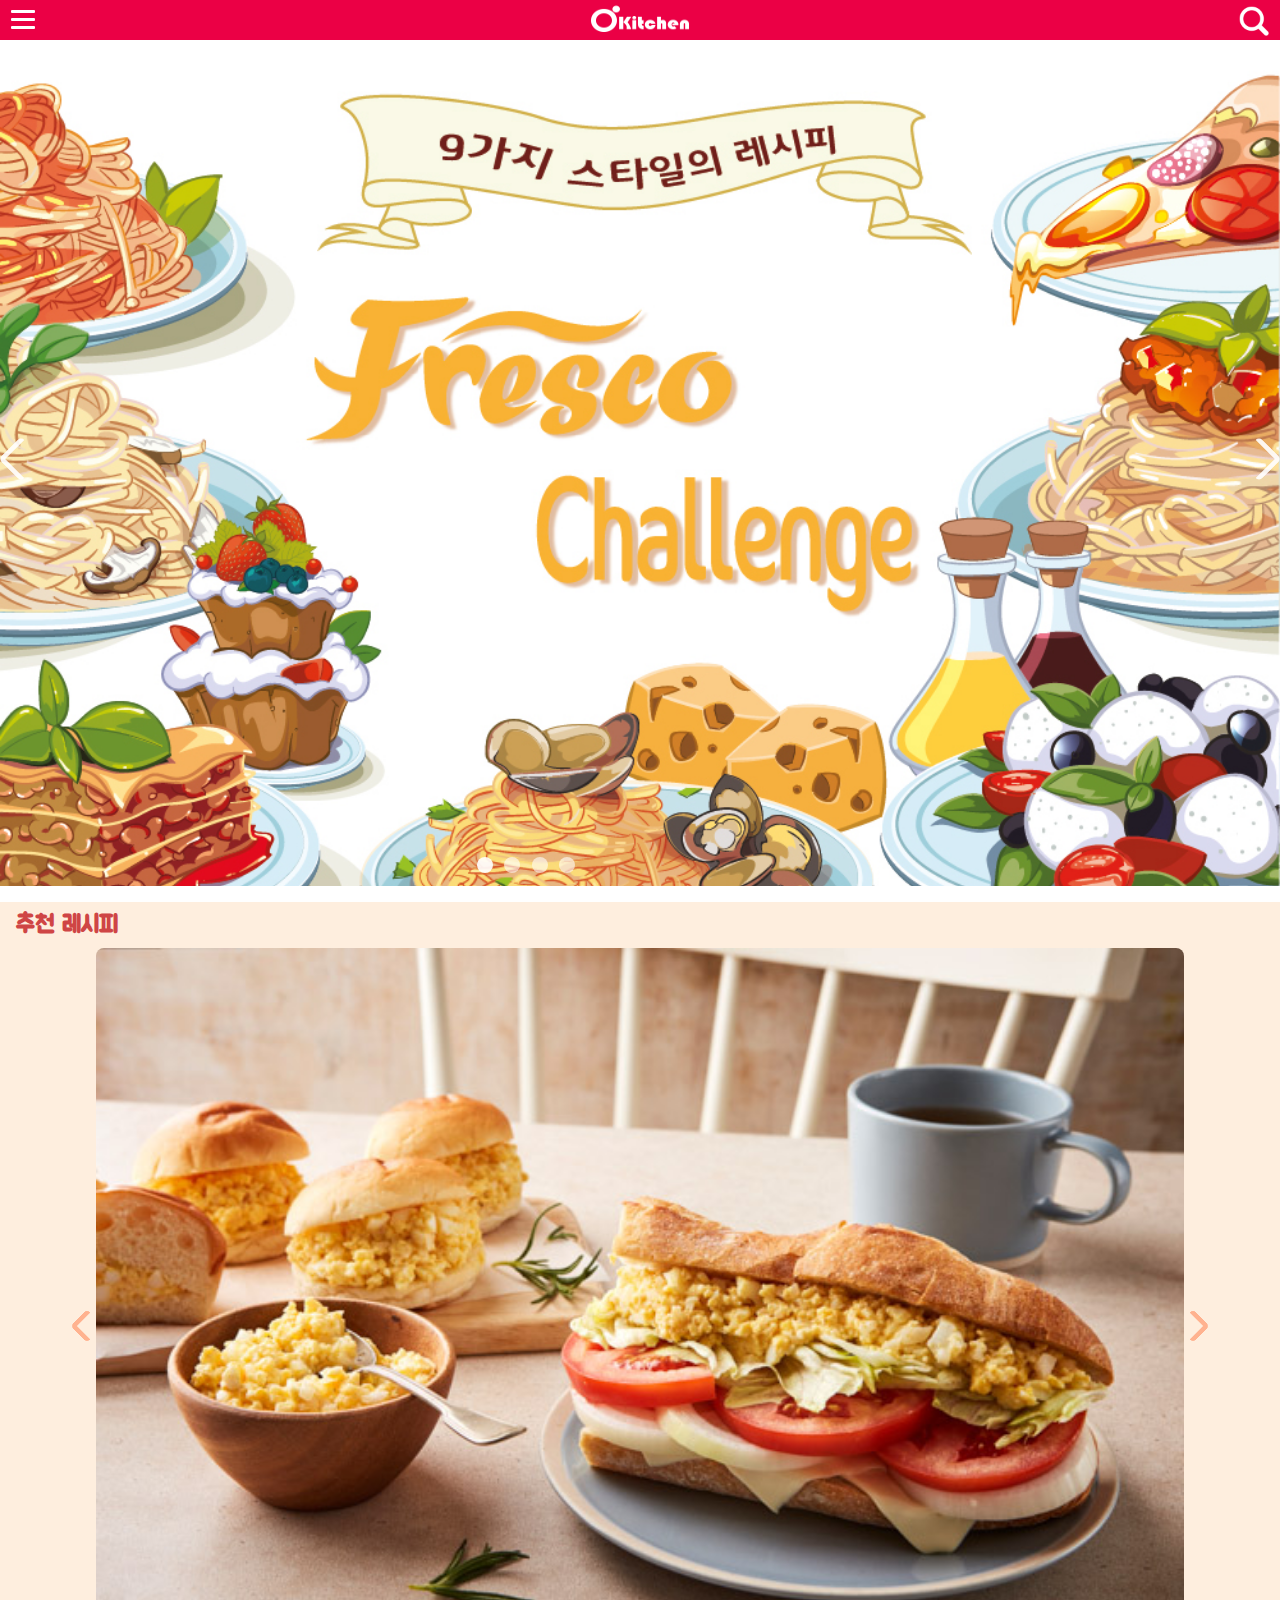
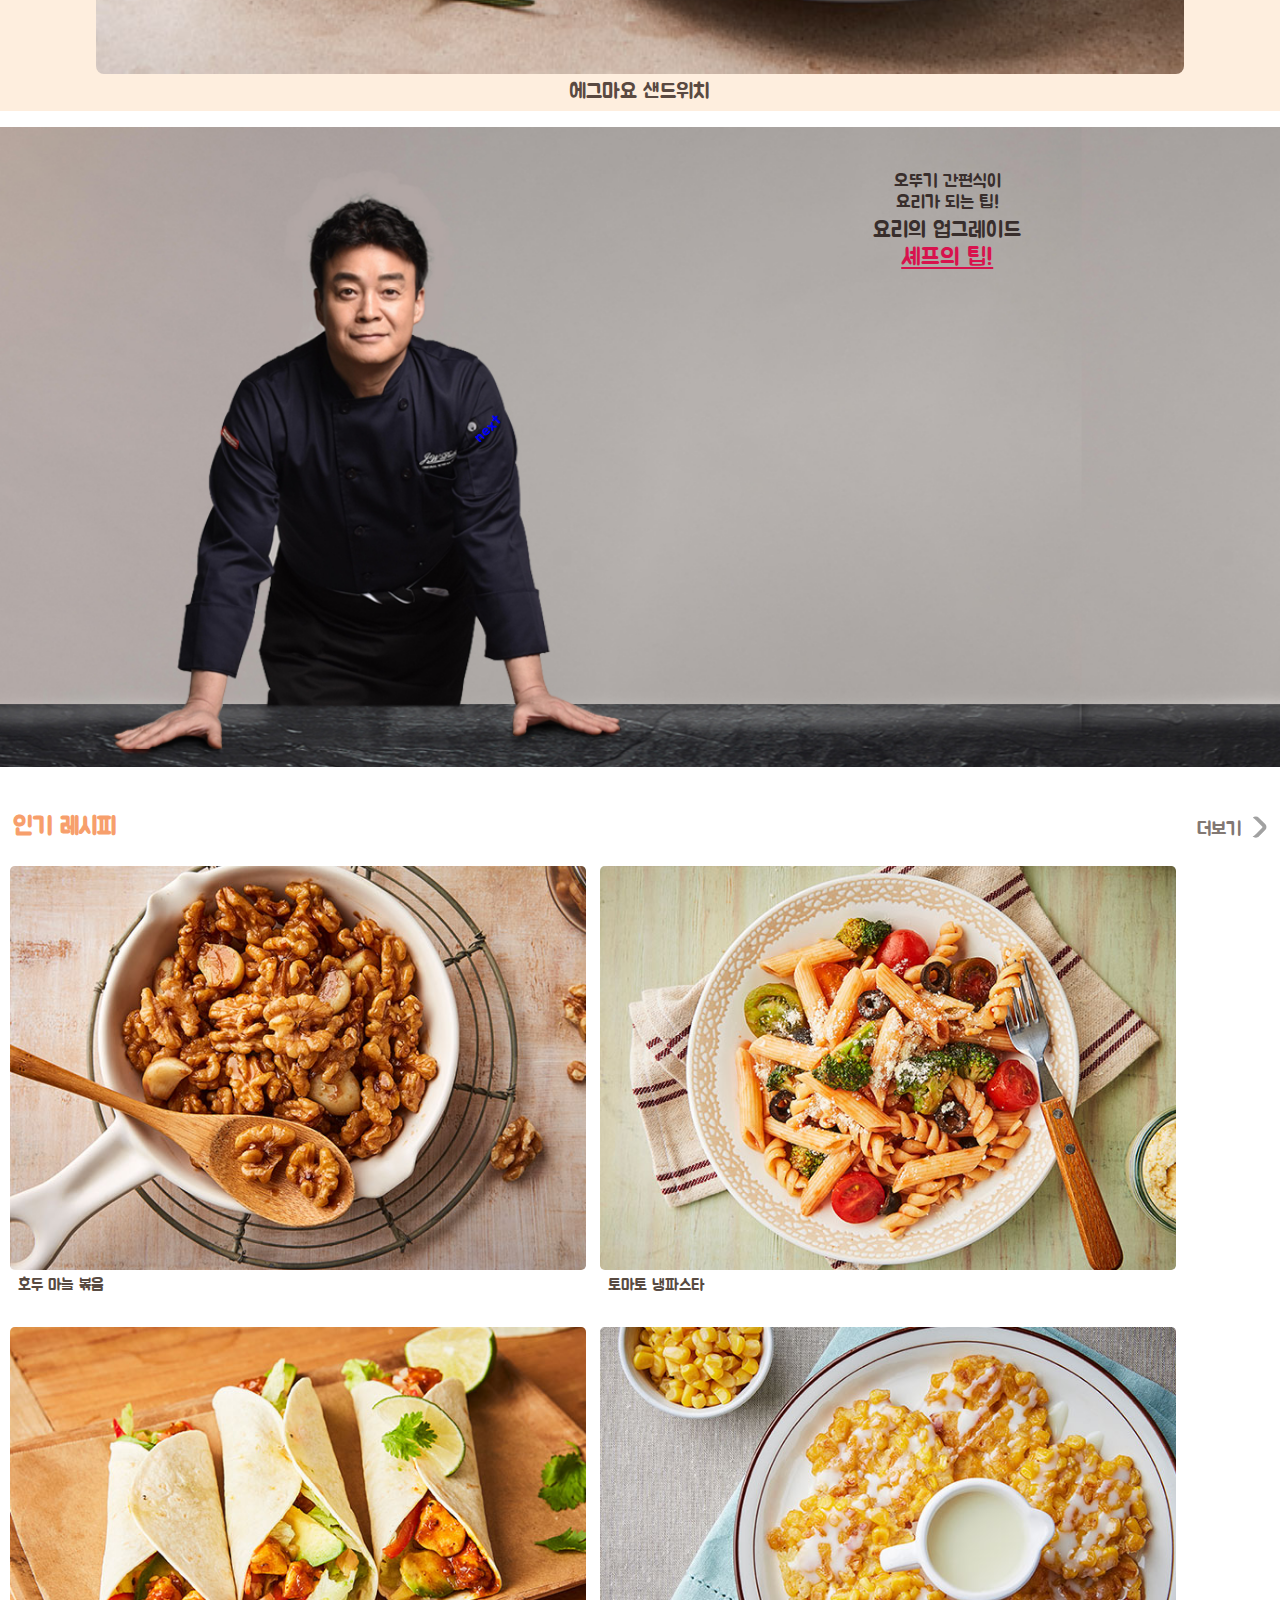
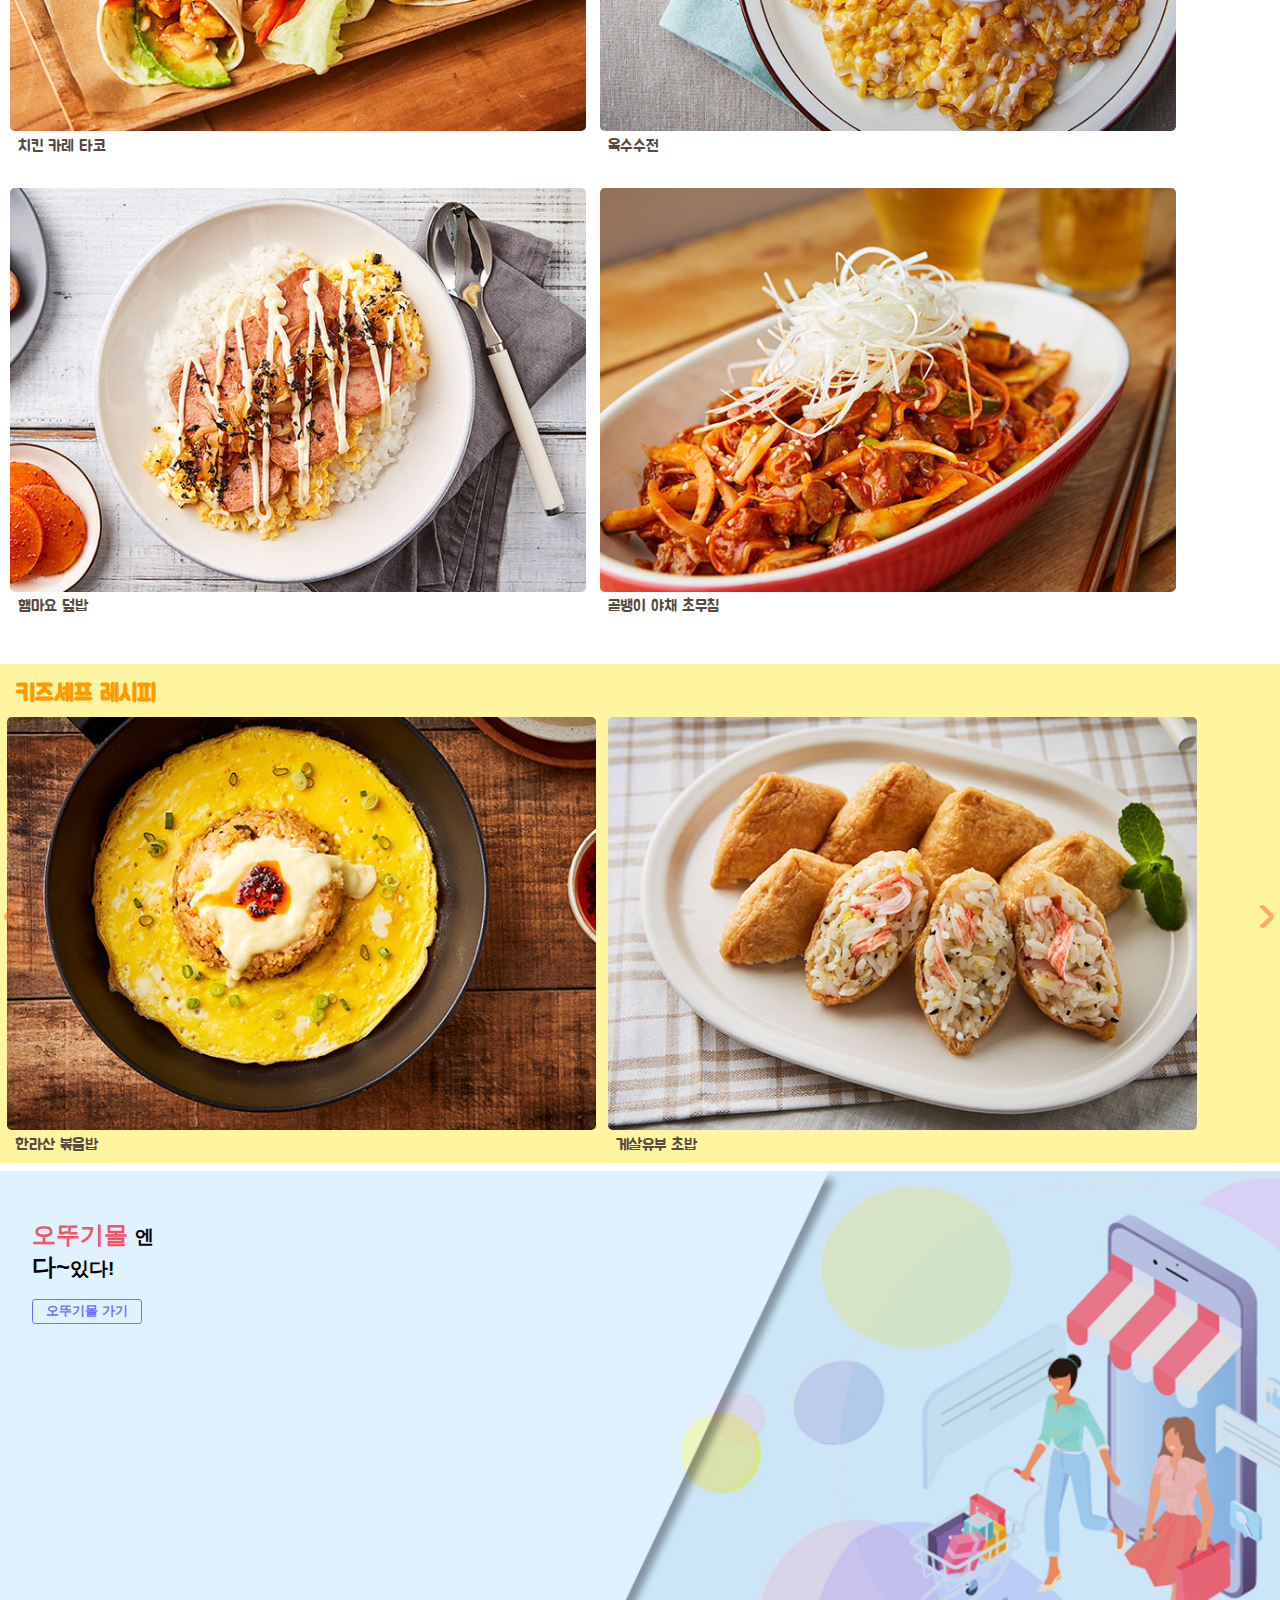
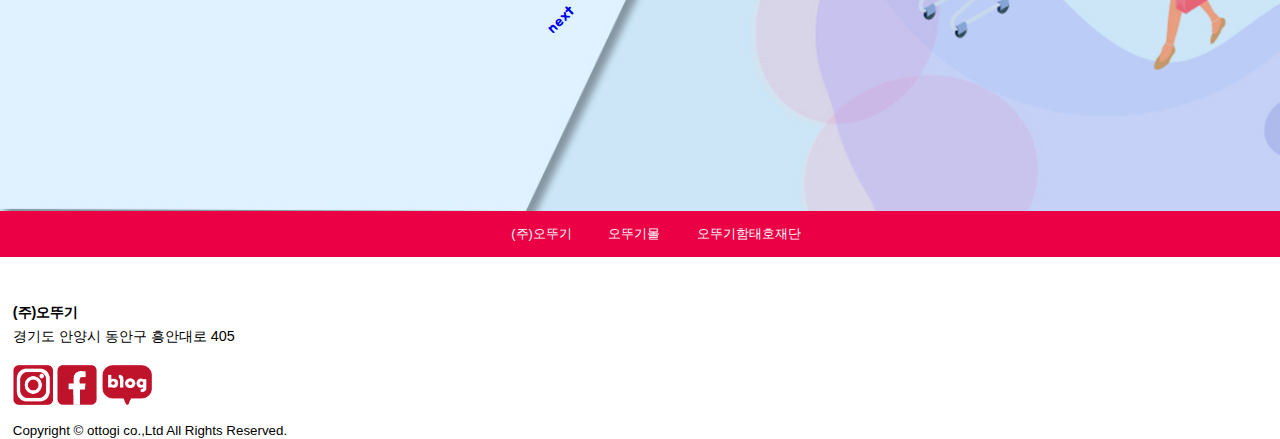
<file: mobile_khe/okitchen_main.html>
<!DOCTYPE html>
<html lang="ko">
<head>
    <meta charset="UTF-8">
    <meta http-equiv="X-UA-Compatible" content="IE=edge">
    <meta http-equiv="X-UA-Compatible" content="IE=edge, crome=1">

    <meta name="viewport" content="width=device-width, initial-scale=1.0">
<link rel="stylesheet" href="css/reset.css"> 
<link rel="stylesheet" href="css/okitchen_main.css"> 
 <link rel="stylesheet" href="css/h_menu_1.css">  
 <link rel="stylesheet" href="css/modal.css">  
 <link rel="stylesheet" href="font/BMJUA.woff"> 
 <script src="js/jquery-1.11.2.min.js"></script>
 <script src="js/okitchen_main.js"></script>
 <style>
     @import url('https://fonts.googleapis.com/css2?family=Jua&display=swap');
     body{font-family: 'Jua', sans-serif;}
 </style>

    <title>mobile_kitchen</title>
</head>
<body>



    <!-- 메인 로고 -->
   <header id="main_h">

    <div id="full" class="cf">
        <div class="htop_back">
            <h1><a href="#"><img src="imgm/okitchen_logo.png" width="100" height="40" alt="logo"></a></h1>
            <div class="ham_i">   
            <span></span>
            <span></span>
            <span></span>
            </div> 
            <!-- <button>&#9776;</button> -->
            <img class="main_ser" src="imgm/okitchen_search.png" width="30" height="30" alt="검색">
        </div>
    </div>
    <!-- 검색창 -->
       <form>
            <fieldset>
                <div class="fieldback">
                <legend class="skip">검색창</legend>
                <img class="ser_crox" src="imgm/x_button.png" width="29" height="29" alt="">
                <input type="text" id="search_on" autofocus placeholder="오뚜기제품, 레시피검색">
          

                <div class="field_box">
                    <ul class="ser_m">
                        <li><a href="#">카레</a> <span>|</span></li>
                        <li><a href="#">마요네즈</a> <span>|</span></li>
                        <li><a href="#">분식</a> <span>|</span></li>
                        <li><a href="#">브런치</a></li>
                    </ul>

                    <ul class="ser_mm">
                        <li><a href="#">집밥</a> <span>|</span></li>
                        <li><a href="#">치즈듬뿍</a> <span>|</span></li>
                        <li><a href="#">캠핑</a> <span>|</span></li>
                        <li><a href="#">요린이</a></li>
                    </ul>
                </div>
            </div>
            </fieldset>
        </form>
   

     
 
<!-- 햄버거 메뉴 -->



<header id="ham_header">
    <div id="crossx" class="cf"><a href="#"><img src="imgm/hamx_button.png" width="30" height="30" alt="닫기버튼"></a></div>
   
    <div id="top_menu">
        <ul>
            <li class="ingi"><a href="#"><img src="imgm/ottogi_ingi.png" width="30" height="30" alt="인기레시피"><span>인기레시피</span></a></li>
            <li class="tip"><a href="#"><img src="imgm/ottogi_tip.png" width="30" height="30" alt="인기레시피"><span>계량팁</span></a></li>
            <li class="store"><a href="#"><img src="imgm/ottogi_store.png" width="30" height="30" alt="인기레시피"><span>오뚜기몰</span></a></li>
            <li class="lately"><a href="#"><img src="imgm/ottogi_lately.png" width="30" height="30" alt="인기레시피"><span>최근 본</span></a></li>
        </ul>
    </div>

<nav id="sub_m">
    <div class="cbox1">
    <ul class="cbox1_ul cf">
        <li class="icon cf"><a href="#"><img src="imgm/ottogi_kind.png" width="40" height="40"  alt="종류"><span>종류</span></a></li>
        <div class="line1"></div>
    </ul>
     <ul class="subb cf">
        <li><a href="#"> 밥</a><span>|</span></li>
        <li><a href="#"> 반찬</a><span>|</span></li>
        <li><a href="#">국물</a><span>|</span></li>
        <li><a href="#">면</a><span>|</span></li>
        <li><a href="#">디저트</a><span>|</span></li>
        <li class="do"><a href="#">분식</a><span>|</span></li>
        <li class="do" ><a href="#">샐러드</a><span>|</span></li>
        <li class="do"><a href="#">음료</a><span>|</span></li>
        <li class="do"><a href="#">기타</a></li>
     </ul>
</div>

    <div class="cbox2">
    <ul class="cbox2_ul cf">
        <li class="icon2 cf"><a href="#"><img src="imgm/ottogi_stuff.png" width="40" height="40" alt="재료"><span>재료</span></a></li>
    </ul>
        <div class="line2"></div>
       <ul class="subb2">
        <li><a href="#">쇠고기</a><span>|</span></li>
        <li><a href="#">돼지고기</a><span>|</span></li>
        <li><a href="#">닭고기</a><span>|</span></li>
        <li><a href="#">해물</a><span>|</span></li>
        <li class="do1"><a href="#">채소</a><span>|</span></li>
        <li class="do1"><a href="#">계란</a><span>|</span></li>
        <li class="do1"><a href="#">유제품</a><span>|</span></li>
        <li class="do1"><a href="#">기타</a></li>
      </ul>
</div>

<div class="cbox3">
    <ul class="cbox3_ul cf">
        <li class="icon3 cf"><a href="#"><img src="imgm/ottogi_way.png" width="40" height="40"  alt="방법"><span>방법</span></a></li>
    </ul>
        <div class="line3"></div>
       <ul class="subb3">
        <li><a href="#">구이</a><span>|</span></li>
        <li><a href="#">찜</a><span>|</span></li>
        <li><a href="#">국탕찌개</a><span>|</span></li>
        <li><a href="#">볶음</a><span>|</span></li>
        <li class="do3"><a href="#">조림</a><span>|</span></li>
        <li class="do3"><a href="#">튀김</a><span>|</span></li>
        <li class="do3"><a href="#">무침.비빔</a><span>|</span></li>
        <li class="do3"><a href="#">기타</a></li>
    </ul>
 
</div>

<div class="cbox4">
    <ul class="cbox4_ul cf">
        <li class="icon4 cf"><a href="#"><img src="imgm/ottogi_theme.png" width="45" height="45"  alt="테마"><span>테마</span></a></li>
    </ul>
        <div class="line4"></div>
      <ul class="subb4">
        <li><a href="#">스피드</a><span>|</span></li>
        <li><a href="#">야식</a><span>|</span></li>
        <li><a href="#">간식</a><span>|</span></li>
        <li><a href="#">브런치</a><span>|</span></li>
        <li><a href="#">캠핑</a><span>|</span></li>
        <li><a href="#">도시락</a><span>|</span></li>
        <li><a href="#">파티</a><span>|</span></li>
        <li><a href="#">해장</a><span>|</span></li>
        <li><a href="#">1인분</a><span>|</span></li>
        <li><a href="#">키즈셰프</a><span>|</span></li>
        <li><a href="#">채식</a><span>|</span></li>
        <li><a href="#">셰프의팁</a><span>|</span></li>
      
    </ul>
 
</div>

<div class="cbox5">
    <ul class="cbox5_ul cf">
        <li class="icon5 cf"><a href="#"><img src="imgm/ottogi_Anniversary.png" width="40" height="40" alt="기념일"><span>기념일</span></span></li>
        </ul>
        <div class="line5"></div>
        <ul class="subb5">
        <li><a href="#">명절</a><span>|</span></li>
        <li><a href="#">생일</a><span>|</span></li>
        <li><a href="#">크리스마스</a><span>|</span></li>
        <li><a href="#">발렌타인데이</a><span>|</span></li>
        <li><a href="#">화이트데이</a><span>|</span></li>
        <li><a href="#">결혼기념일</a></li>
    </ul>
 
</div>

<div class="cbox6">
    <ul class="cbox6_ul cf">
        <li class="icon6 cf"><a href="#"><img src="imgm/ottogi_tool.png" width="40" height="40" alt="도구"><span>도구</span></a></li>
    </ul>
        <div class="line6"></div>
       <ul class="subb6">
        <li><a href="#">에어프라이어</a><span>|</span></li>
        <li><a href="#">후라이팬</a><span>|</span></li>
        <li><a href="#">전자레인지</a><span>|</span></li>
        <li><a href="#">냄비</a><span>|</span></li>
        <li><a href="#">오븐</a><span>|</span></li>
        <li><a href="#">기타</a></li>
    </ul>
   
</div>
</nav>
</header>








<!-- 메인 배너 이미지 -->


  <div id="art_ban">

        <ul class="bain cf">
            <li><img src="imgm/mobile_fresco_bold.jpg" alt="프레스코"></li>
               <li><img src="imgm/mobile_chobo6.jpg" alt="초보레시피"></li>
               <li><img src="imgm/mobile_speed.jpg" alt="스피드레시피"></li>
               <li><img src="imgm/mobile_library_H.jpg" alt="라이브러리H"></li>
           </ul>
        <div id="arr">
            <a class="ba_l" href="#">prev</a>
            <a class="go_r" href="#">next</a>
        </div>

        <div id="rou">
            <div class="set_on"></div>
            <div class="set_off"></div>
            <div class="set_off"></div>
            <div class="set_off"></div>
        </div>

        </div> 
     

        <!-- 추천레시피 -->

         <section id="se_section" class="cf">

            <h2>추천 레시피</h2>  
       
            <div class="se_box"> 

              
              <div class="arr2">         
                <a class="ba_l2" href="#">prev</a>
                <a class="go_r2" href="#">next</a>
            </div>
         
            <div class="sugg_bo cf">
                <ul class="sugg cf">                 
                    <li><a href="#"><img src="imgm/eggmayo2.jpg" alt="에그마요샌드위치"> <span>에그마요 샌드위치</span></a></li>

                    <li><a href="#"><img src="imgm/currybeef02.jpg" alt="카레 비프 스튜"> <span>카레비프 스튜</span></a></li>
                    
                    <li><a href="#"><img src="imgm/eggmayo2.jpg" alt="에그마요샌드위치"> <span>에그마요 샌드위치</span></a></li>

                    <li><a href="#"><img src="imgm/currybeef02.jpg" alt="카레 비프 스튜"> <span>카레비프 스튜</span></a></li>
                    
                    <li><a href="#"><img src="imgm/eggmayo2.jpg" alt="에그마요샌드위치"> <span>에그마요 샌드위치</span></a></li>

                    <li><a href="#"><img src="imgm/currybeef02.jpg" alt="카레 비프 스튜"> <span>카레비프 스튜</span></a></li> 
                </ul>
            </div>
            

            </div> 
        
          </section> 

<!-- 셰프팁 -->

       <section class="s_tip">
            <a class="cf"  href="#">
             <div class="tip_in">
                <img src="imgm/mobile_chef_tip02.jpg" alt="셰프의 팁"> 
              </div>
           <div class="tip_text cf">           
            <p class="te1">오뚜기 간편식이</p>
            <p class="tel">요리가 되는 팁!</p>
            <p class="te2">요리의 업그레이드</p>
            <p class="te3">셰프의 팁!</p>
        </div>
        </a>
        <div>
        </section>


        <!-- 인기 레시피 -->

        <section class="popularity">
            <div id="popuoff" class="cf">
            <h2>인기 레시피</h2>
            <div class="popu_see">
                <a href="#">
                    <span class="seetext">더보기</span>
                    <span class="see"></span>
               
                </a>
            </div>
        </div>
        <div class="popudiv">

            <ul class="popuul">
                <li><a href="#"><img src="imgm/walnut_garlic01.jpg" alt="호두마늘볶음"> <span>호두 마늘 볶음</span></a></li>
                <li><a href="#"><img src="imgm/tomato01.jpg" alt="토마토 냉파스타"> <span>토마토 냉파스타</span></a></li>
                <li><a href="#"><img src="imgm/chicken01.jpg" alt="치킨카레타코"> <span>치킨 카레 타코</span></a></li>
                <li><a href="#"><img src="imgm/corn01.jpg" alt="옥수수전"> <span>옥수수전</span></a></li>
                <li><a href="#"><img src="imgm/hammayo01.jpg" alt="햄마요 덮밥"> <span>햄마요 덮밥</span></a></li>
                <li><a href="#"><img src="imgm/whelk.jpg" alt="골뱅이 야채초무침"> <span>골뱅이 야채 초무침</span></a></li>
            </ul>
        </div>
        </section> 


    <!-- 키즈셰프 레시피 -->

 <section id="kids">
    <h2>키즈셰프 레시피</h2>
    <div class="kidstop">
        <div class="arr3">         
            <a class="ba_l3" href="#">prev</a>
            <a class="go_r3" href="#">next</a>
        </div>
        
        <div class="kiddiv">
            <ul class="kidul"> 
                <li><a href="#"><img src="imgm/halla.jpg" alt="한라산볶음밥"> <span>한라산 볶음밥</span> </a></li>
                <li><a href="#"><img src="imgm/crab sushi01.jpg" alt="게살유부초밥"> <span>게살유부 초밥</span> </a></li> 
                 <!-- <li><a href="#"><img src="imgm/hammusubi01.jpg" alt="햄무스비"> <span>햄무스비</span> </a></li>
                <li><a href="#"><img src="imgm/hotdog01.jpg" alt="라면땅핫도그"> <span>라면땅 핫도그</span> </a></li> --> 
           </ul>
        </div>
    </div>
</section>  


 <!-- 오뚜기몰 -->

 <div id="ottogi_more">
    <a href="#">
        <img src="imgm/ottogi_banner02.jpg"  alt="오뚜기몰">
      
    <div class="moretext">
        <p>오뚜기몰  <span>엔</span>  </p>       
        <p>다~<span>있다!</span> </p> 
        <p>오뚜기몰 가기</p>
    </div>
    </a>
</div> 



<!-- footer -->

<footer>
    <div class="footerdiv">
        <ul>
            <li><a href="#">(주)오뚜기</a></li>
            <li><a href="#">오뚜기몰</a></li>
            <li><a href="#">오뚜기함태호재단</a></li>
        </ul>
    </div>

    <div class="addr">
        <ul>
            <li>(주)오뚜기</li>
            <li>경기도 안양시 동안구 흥안대로 405</li>
        </ul>

        <ul class="sns">
            <li><a href="#"><img src="imgm/insta.png" width="40" height="40" alt="인스타"></a></li>
            <li><a href="#"><img src="imgm/fabook.png" width="40" height="40" alt="페이스북"></a></li>
            <li><a href="#"><img src="imgm/blog.png" width="50" height="40" alt="블로그"></a></li>
        </ul>
        <small>Copyright &copy; ottogi co.,Ltd All Rights Reserved.</small>
    </div>
  

</footer>

  
    


    
           








</body>
</html>
</file>
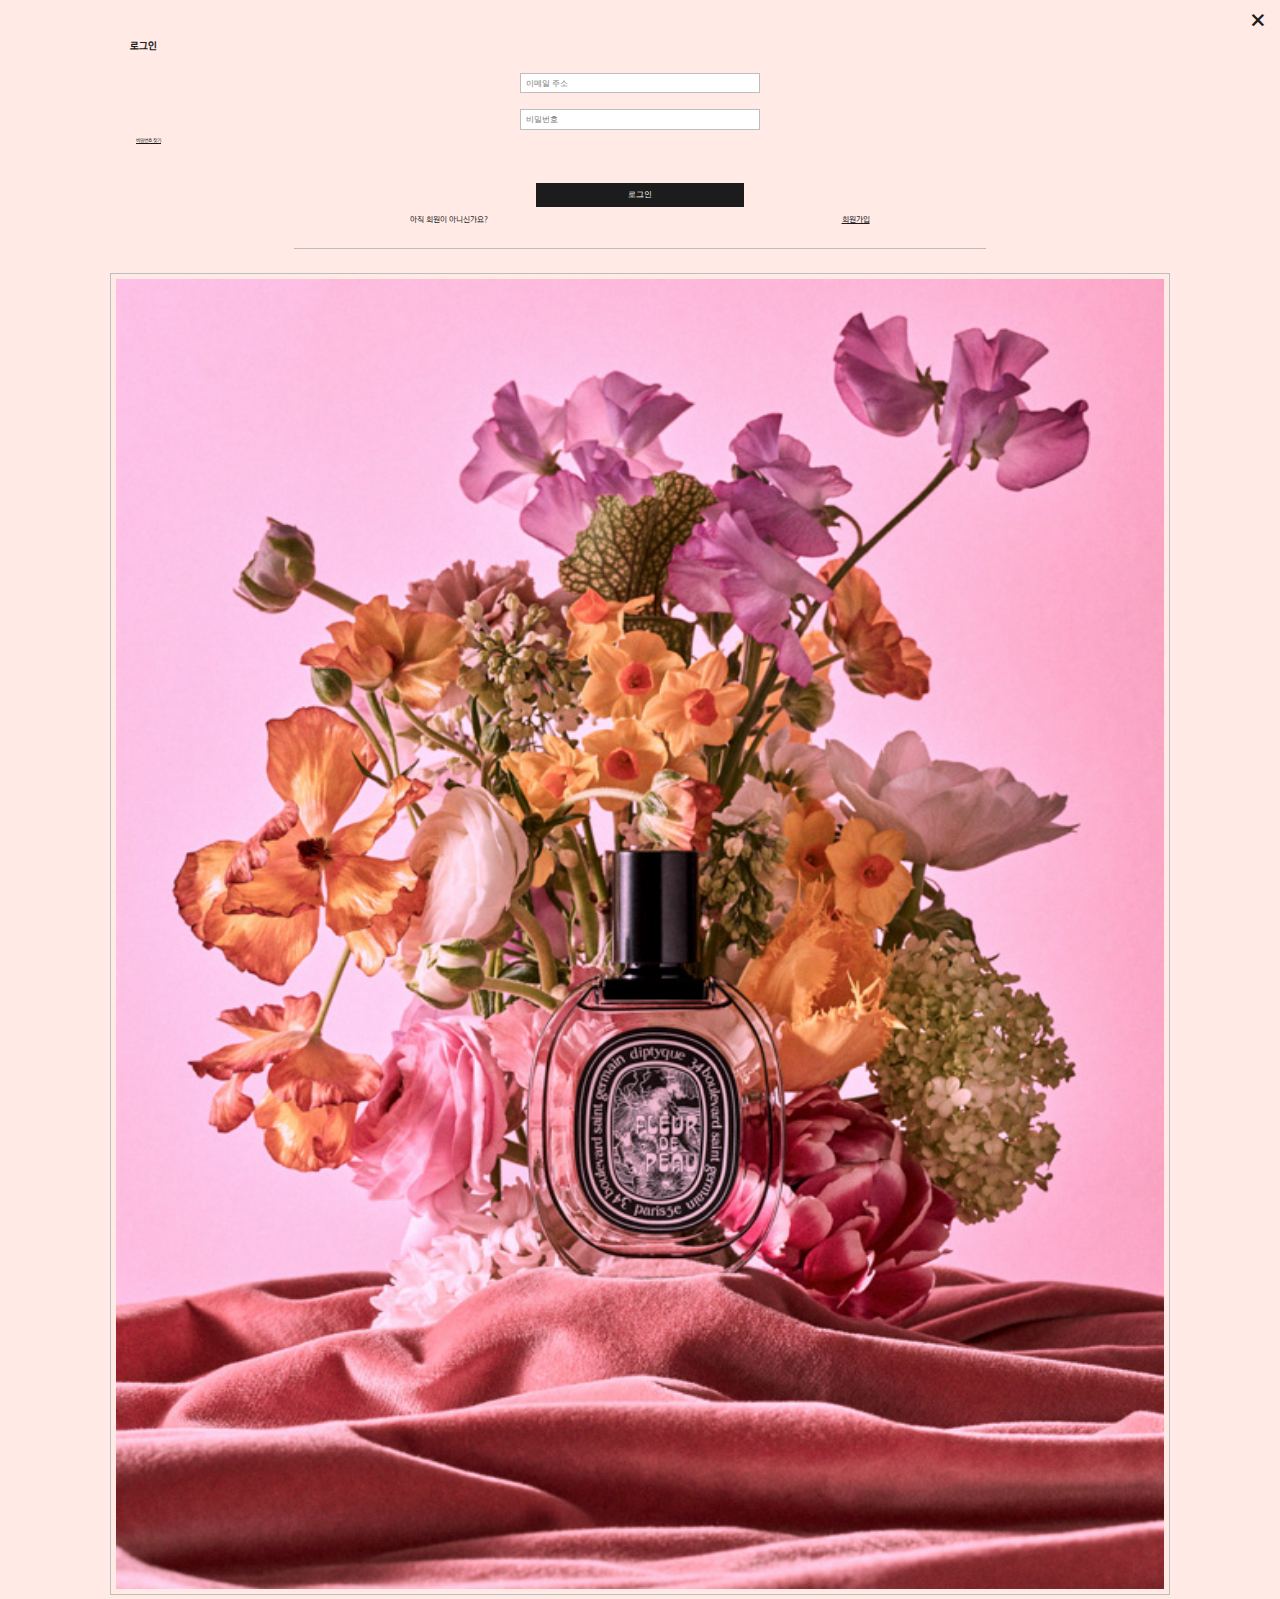
<file: rwd_dipyque/dip_log.html>
<!DOCTYPE html>
<html lang="en">
<head>
    <meta charset="UTF-8">
    <meta http-equiv="X-UA-Compatible" content="IE=edge">
    <meta name="viewport" content="width=device-width, initial-scale=1.0">
    <meta http-equiv="X-UA-Compatible" content="IE=edge, crome=1">
    <link rel="stylesheet" href="css/reset.css">
    <link rel="stylesheet" href="css/rwd_dipyque.css">
    <link rel="stylesheet" href="css/modal.css">
  <link rel="stylesheet" href="font/KoPubDotumM.woff">
  <script src="js/jquery-1.11.2.min.js"></script>
  <script src="js/dipyque.js"></script>
  <style>
    body{
      background: #ffeae5;
    }

  </style>
</head>
<body>
    
<!-- 로그인 -->
<form class="mob_log">

    <div class="logx_box cf">
      <a class="log_cross" href="rwd_dipyque.html">&#735;</a>
     </div>
     
    <fieldset class="mob_field">

        <legend>로그인</legend>
        <div class="mo_emai">
            <input type="email" name="email" id="email" placeholder="이메일 주소" autofocus>
        </div>
        <div class="mo_pass">
          <input type="password" name="password" id="password" placeholder="비밀번호" autofocus maxlength="15">
        </div>
      <a class="mo_passtxt" href="#"> 비밀번호 찾기</a>
        <div class="mo_submit">
            <input id="submit" type="submit" value="로그인">
        </div>
        <div class="join_end">
            <p> 아직 회원이 아니신가요?</p>
             <a class="mob_jointxt" href="#">회원가입</a>
        </div>
        <div class="log_line"></div>

        <div class="log_img">
          <img src="dipimg/red.jpg" alt="diptyque">
        </div>

    </fieldset>
</form>



    
</body>
</html>
</file>
<file: css/profile.css>
@font-face {
    font-family: 'KoPubDotumM';/*이름 정하기*/
    src: url('../font/KoPubDotumM.woff') format('woff');
}
@font-face {
    font-family: 'KoPubDotumBold';/*이름 정하기*/
    src: url('../font/KoPubDotumBold.woff') format('woff');
}

body{
    font-family: 'KoPubDotumBold', Arial ;
    background: white;
}
p{
    font-size: 0.9rem;
    font-weight: 500;
    color: #777;
    /* line-height: 1.6; */
}
h3{
    font-family: 'KoPubDotumBold', Arial ;
    color: #333;
}
h4{
    font-family: 'KoPubDotumBold', Arial ;
    color: #333;
}
.line{
    display: block;
   border-bottom: 2.1px solid #555;
   position: relative;
   top: 0.3rem;
}

.back{
    width: 100%;
    background: #555;
    height: 40px;

}
.head{
    padding: 1.5rem 0 5rem 0;
    width: 900px;
    /* border: 1px solid rgb(32, 255, 244); */
    box-sizing: border-box;
    margin: 0 auto;
}
.head h1{
    color: #333;
    text-align: center;
}
.box{
    /* border:1px solid red; */
    box-sizing: border-box;
    width: 900px;
    margin: 0 auto;
    height: 400px;
}
.left{
    width: 49%;
    float: left;
    text-align: center; 
}
.left >h3{
    box-sizing: border-box;
    width: 60%;
    font-size: 1.3rem;
}
.left> .profile_img{
    /* background: url(../img/haeun.jpg)no-repeat top center ; */
    width: 60%;
    height: 280px;
    position: relative;
    top: 2rem;
}
.left > p > img{
    width: 100%; 
}
.right{
    float: left;
    width: 49%;
    height: 50%;
}

/* 오른쪽 */
.right >ul{
    width: 90%;
    position: relative;
    left: 1.5rem;
    top: 1.8rem
}
.right > ul > li{
    width: 100%;
    padding-bottom: 2rem;
    box-sizing: border-box;
}
.right> ul > li > h4{
    /* border: 1px solid blue; */
    width: 13.8%;
    margin: 0 0 0.5rem 0.5rem;
    text-align: center;
}
.right > ul > li > p{
 padding-top: 0.5rem;
 box-sizing: border-box;
 text-indent: 0.8rem;
}
.right > ul > li > p:nth-child(1){
   position: absolute;
   top: 2rem;
}

/* //// */

.portfolio{
    /* border: 1px solid red; */
    width: 900px;
    margin: 4rem auto 2.5rem auto;
  
}
.portfolio > h3{
    width: 11%;
    text-align: center;
    margin: 0 auto;
}
.table_box{
    width: 900px;
    margin: 0 auto;  
}
.table_box > table {
    margin: 0 auto;
    width: 78%;
    border-collapse: collapse;
    font-size: 0.9rem;
    font-weight: 500;
}
.table_box > table th{
    color: #555;
}
.border{
    border-top: 1px solid #999;
}
.t_padding1{
   padding-top: 1rem;
}
.t_padding2{
    padding-top: 2rem!important;
}
.t_padding3{
    padding-bottom: 2rem!important;
}
.table_box > table td> a{
    display: block;
    color: #999;
    text-decoration: none;
}

.table_box > table td{
    padding: 1rem 0 1rem 2rem ;
    color: #555;
}

footer{
    margin-top: 0.8rem;
    width: 100%;
    height: 60px;
    background: #222;
}
.footer{
    width: 900px;
    margin: 0 auto;
    line-height: 60px;

}
.footer > small{
    width: 48.5%;
    float: left;
    color: whitesmoke;
}
.footer > small:last-child{
    text-align: right;
    margin-left: 1rem;
}
tr td a{
    transition: all 0.4s ease-in;
}
tr td a:hover{
    color: rgb(209, 20, 99);
    text-decoration: underline;
}
</file>
<file: aiotion-main/css/rwd_nkia.css>
@charset "utf-8";

 @font-face {
    font-family: 'KopubdotumM';
    src: url('../font/KoPubDotumM.woff') format('woff');
}

html, body{
    width: 100%;
    height: 100%;
    overflow: hidden;
    margin: 0;
    padding: 0;
    font-family: Arial, 'KoPubDotumM';
}
a{   
    text-decoration: none;
}
body{
    font-family: 'KopubdotumM', Arial;
}
/* 모바일 바탕
.mob_bak{
    background: url(../rwd_img/orange3.png)no-repeat left top;  
    background-size:100%; 
    height: 100vh;
} */

#fun_bigbox{
    /* border: 1px solid blue;
    box-sizing: border-box;  */
    height: 100vh;
    position: relative;
    /* overflow: hidden; */
}
/* header */
#header_function{
    width: 100%;
    position: fixed;
    left: 0;
    top: 0;
    z-index: 999;
}


/* 햄버거 */
.pc_ham{
    display: none;
}
.fun_ham{
    z-index: 9999;
    width: 10%;
    height:45px;
    cursor: pointer;
    position: absolute;
    right:0.3rem;
    top:1rem;
}
.fun_ham span{
    display: block;
    background: rgb(238, 59, 64);
    width: 2rem;
    height:6px;
    border-radius: 2rem;
    position: absolute;
}
 .fun_ham span:nth-child(1){
    top: 0;
}
 .fun_ham span:nth-child(2){
    top: 11px;
}
.fun_ham span:nth-child(3){
    top: 22px;
}
/* -------------------------------------- */

/* 로고 */
.tablet_logo{
    display: none;
}
.hd_fun{
    /* margin: 0 auto; */
    width: 20%;
    margin:1rem 0 0 1rem;
    /* position: relative; */
    left: 1rem;
    z-index: 99;
}
.hd_fun h1>a{
    display: block;
}



/* 모바일 메뉴 */
.mo_nav{
    width: 100%;
    height: 100%;
    position: fixed;
    background-color: black;
    z-index: 99999;
}
.mo_cross{
    background: none;
    outline: none;
    border: none;
    position: absolute;
    right: 1.3rem;
    top: 0.2rem;
    font-size: 5rem;
    font-weight: bold;
    cursor: pointer;
    z-index: 999;
    color: aliceblue;
}
.mo_menu{
    text-align: center;
    position: absolute;
    left: 50%;
    top: 50%;
    transform: translate(-50%, -50%);
}
.mo_menu ul{
    width: 100%;
}
.mo_menu ul li{
    /* border: 1px solid salmon;
    box-sizing: border-box; */
    margin: 0 auto;
    font-size: 1.7rem;
    font-weight: bold;
    line-height: 2.5;
}
.mo_menu ul li:first-child{
    width:100px;
}
.mo_menu ul li:nth-child(2){
    width:150px;
}
.mo_menu ul li:nth-child(3){
    width:150px;
}
.mo_menu ul li:nth-child(4){
    width:160px;
}
.mo_menu ul li:nth-child(5){
    width:140px;
}
.mo_menu ul li:nth-child(6){
    width:190px;
}
.mo_menu ul li:last-child{
    width:140px;
}

.mo_menu ul li a{
    display: block;
    position: relative;
    color: rgb(226, 226, 226);
    transition: all ease-in-out 1s;
}
.mo_menu ul li a:before{
    content: "";

    background:aquamarine;
    height: 3px;
    position: absolute;
    bottom: 0.8rem;
    left: 0;
    right: 100%;
    transition: all 0.4s cubic-bezier(0.86, 0, 0.07, 1);
}

.mo_menu ul li a:hover:before{
    left: 0;
    right: 0;
    /* text-decoration: underline; */
}
.mo_menu ul li a:hover{
    color: aquamarine;
}
/* ------------------------------------------- */

/* 모바일 메인 */
.mo_article{
    height: 100%;
    width: 100%;
    position: relative;
}
.mo_article .mo_out{
    width: 65%;
    height: 30%;
    position: absolute;
    top: 18rem;
    left: 6rem;
    z-index: 9;
    cursor: pointer;
}
.mo_out a{
    display: block;
}
.mo_box {
    background-color: rgba(252, 252, 252,0.5);  
    border-radius: 7px;
    box-sizing: border-box;
    text-align: center;
    height: 3.5rem;
    width: 40%;
    position: relative;
    bottom: 9rem;
    z-index: 999;
    transition: all 500ms ease-in-out;
    opacity: 0;
    margin: 0 auto;
}
.mo_out:hover .mo_box{
  transform: translate(0,-10px);
  opacity: 1;
  z-index: 99;
}
.mo_box  h2{
    line-height: 3.5rem;
    color: rgb(46, 46, 46);
}
.mo_img{
position: absolute;
}
.mo_img{
    width: 100%;
    background: url(../rwd_img/mobile_company1100x2100.png)no-repeat
    center;
    background-size: cover;
    height: 100vh;
    z-index: -1;
}

.mo_text{
    width: 65%;
    text-align: justify;
    font-size: 1.5rem;
    line-height: 1.5;
    position: relative;
    top: 46rem;
    left: 1.2rem;
    z-index: 99999;
}
.mo_text > p> span{
    font-size:1.6rem ;
    font-weight: bold;
}


/* 2 */
.mo_box2 {
    /* border: 1px solid green; */
    background-color: rgba(252, 252, 252,0.5);  
    border-radius: 7px;
    box-sizing: border-box;
    text-align: center;
    height: 3.5rem;
    width: 45%;
    position: relative;
    bottom: 9rem;
    z-index: 999;
    transition: all 500ms ease-in-out;
    opacity: 0;
    margin: 0 auto;
}
.mo_out:hover .mo_box2{
  transform: translate(0,-10px);
  opacity: 1;
  z-index: 99;
}
.mo_box2  h2{
    line-height: 3.5rem;
    color: rgb(46, 46, 46);
}

.mo_img2{
/* position: relative; */
position: absolute;
}
.mo_img2{
    width: 100%;
    /* border: 1px solid red;
    box-sizing: border-box; */
    background: url(../rwd_img/mobile_aiotion-introduce1100x2100.png)no-repeat
    center;
    background-size: cover;
    height: 100vh;
    z-index: -1;
}

/* 3 */
.mo_box3 {
    /* border: 1px solid green; */
    background-color: rgba(252, 252, 252,0.5);  
    border-radius: 7px;
    box-sizing: border-box;
    text-align: center;
    height: 3.5rem;
    width: 45%;
    position: relative;
    bottom: 9rem;
    z-index: 999;
    transition: all 500ms ease-in-out;
    opacity: 0;
    margin: 0 auto;
}
.mo_out:hover .mo_box3{
  transform: translate(0,-10px);
  opacity: 1;
  z-index: 99;
}
.mo_box3  h2{
    line-height: 3.5rem;
    color: rgb(46, 46, 46);
}
.mo_img3{
/* position: relative; */
position: absolute;
}
.mo_img3{
    width: 100%;
    /* border: 1px solid red;
    box-sizing: border-box; */
    background: url(../rwd_img/mobile_funorgmain2100x2100.png)no-repeat
    center;
    background-size: cover;
    height: 100vh;
    z-index: -1;
}

/* 4 */
.mo_box4 {
    /* border: 1px solid green; */
    background-color: rgba(252, 252, 252,0.5);  
    border-radius: 7px;
    box-sizing: border-box;
    text-align: center;
    height: 3.5rem;
    width: 50%;
    position: relative;
    bottom: 9rem;
    z-index: 999;
    transition: all 500ms ease-in-out;
    opacity: 0;
    margin: 0 auto;
}
.mo_out:hover .mo_box4{
  transform: translate(0,-10px);
  opacity: 1;
  z-index: 99;
}
.mo_box4  h2{
    line-height: 3.5rem;
    color: rgb(46, 46, 46);
}
.mo_img4{
/* position: relative; */
position: absolute;
}
.mo_img4{
    width: 100%;
    /* border: 1px solid red;
    box-sizing: border-box; */
    background: url(../rwd_img/mobile_posweplant-smartship1100x2100.png)no-repeat
    center;
    background-size: cover;
    height: 100vh;
    z-index: -1;
}

/* 5 */
.mo_box5 {
    /* border: 1px solid green; */
    background-color: rgba(252, 252, 252,0.5);  
    border-radius: 7px;
    box-sizing: border-box;
    text-align: center;
    height: 3.5rem;
    width: 45%;
    position: relative;
    bottom: 9rem;
    z-index: 999;
    transition: all 500ms ease-in-out;
    opacity: 0;
    margin: 0 auto;
}
.mo_out:hover .mo_box5{
  transform: translate(0,-10px);
  opacity: 1;
  z-index: 99;
}
.mo_box5  h2{
    line-height: 3.5rem;
    color: rgb(46, 46, 46);
}
.mo_img5{
/* position: relative; */
position: absolute;
}
.mo_img5{
    width: 100%;
    /* border: 1px solid red;
    box-sizing: border-box; */
    background: url(../rwd_img/mobile_posweplant-smartship1100x2100.png)no-repeat
    center;
    background-size: cover;
    height: 100vh;
    z-index: -1;
}


/* 6 */
.mo_box6{
    /* border: 1px solid green; */
    background-color: rgba(252, 252, 252,0.5);  
    border-radius: 7px;
    box-sizing: border-box;
    text-align: center;
    height: 3.5rem;
    width: 60%;
    position: relative;
    bottom: 9rem;
    z-index: 999;
    transition: all 500ms ease-in-out;
    opacity: 0;
    margin: 0 auto;
}
.mo_out:hover .mo_box6{
  transform: translate(0,-10px);
  opacity: 1;
  z-index: 99;
}
.mo_box6  h2{
    line-height: 3.5rem;
    color: rgb(46, 46, 46);
}
.mo_img6{
/* position: relative; */
position: absolute;
}
.mo_img6{
    width: 100%;
    /* border: 1px solid red;
    box-sizing: border-box; */
    background: url(../rwd_img/mobile_smartbuilding1100x2100.png)no-repeat
    center;
    background-size: cover;
    height: 100vh;
    z-index: -1;
}


/*7 */
.mo_box7{
    /* border: 1px solid green; */
    background-color: rgba(252, 252, 252,0.5);  
    border-radius: 7px;
    box-sizing: border-box;
    text-align: center;
    height: 3.5rem;
    width: 45%;
    position: relative;
    bottom: 9rem;
    z-index: 999;
    transition: all 500ms ease-in-out;
    opacity: 0;
    margin: 0 auto;
}
.mo_out:hover .mo_box7{
  transform: translate(0,-10px);
  opacity: 1;
  z-index: 99;
}
.mo_box7  h2{
    line-height: 3.5rem;
    color: rgb(46, 46, 46);
}
.mo_img7{
/* position: relative; */
position: absolute;
}
.mo_img7{
    width: 100%;
    /* border: 1px solid red;
    box-sizing: border-box; */
    background: url(../rwd_img/mobile_wirerope1100x2100.png)no-repeat
    center;
    background-size: cover;
    height: 100vh;
    z-index: -1;
}

/* 마지막 more */
.fun_end{
    margin-left: 40%;
    width: 100%;
    bottom: 1rem;
    position: fixed;
    opacity: 0.7;
}
.footer_ul{
    /* border: 1px solid blue;
    box-sizing: border-box; */
    width: 25%;
    text-align: left;
}
.footer_ul li{
    /* border: 1px solid blue; */
    display: inline-block;
    padding-right: 1rem;
    box-sizing: border-box;
    cursor: pointer;
}
.more{
    text-align: left;
}
.more a{
    display: block;
}
.more p{
    /* text-align: left; */
    font-size: 1.7rem;
    color: rgb(16, 16, 16);
    text-decoration: underline;
    /* letter-spacing: 0.5; */
}


/* 퀵버튼 */
ul, li{
    margin:0;
    padding:0;
    list-style:none
} 
.quick{
    position:fixed;
    right:20px;
    top:50%;
    transform:translateY(-50%); 
    z-index:9999;
} 
.quick li{
    width:10px;
    height:10px;
    margin-bottom:10px; 
    border-radius:15px;
    border:2px solid rgb(216, 216, 216);
    cursor:pointer;
} 
.quick .on{
    background:rgba(218, 218, 218, 0.5);
}


                                   /* 마우스 */
.fun_mouse{
    position: fixed;
    left: 50%;
    transform: translateX(-25%);
    bottom: 15px;
    text-align: center;
    font-size: 10px;
    color: rgb(156, 111, 111);
    z-index: 10;
    transition: all .4s cubic-bezier(.25,.46,.45,.94);
    transition-property: all;
    transition-duration: 0.4s;
    transition-timing-function: cubic-bezier(0.25, 0.46, 0.45, 0.94);
    transition-delay: 0s;

}

.mou{
    width: 1rem;
    height: 1.8rem;
    border-radius: 1.8rem;
    border: 1px solid rgb(51, 51, 51);
    display: block;
    margin: 0 auto;
    background-color: rgba(54, 54, 54, 0.5);
    position: relative;
    animation-name: mou;
    -webkit-animation-name: mou;
    animation-duration: 2s;
    
}

.mou:before {
    background: rgb(245, 245, 245);
    display: block;
    content: "";
    position: absolute;
    left: 38%;
    transform: translate(-50%,0);
    width: 0.3rem;
    height: 0.3rem;
    border-radius: 50%;
    top: 0.8rem;
     animation: mou 2s infinite forwards; 
     -webkit-animation: mou 2s infinite forwards; 

    animation-duration: 2s;
    animation-timing-function: ease;
    animation-delay: 0s;
    animation-iteration-count: infinite;
    animation-direction: normal;
    animation-fill-mode: forwards;
    animation-play-state: running;
}

@keyframes mou{
    0%{
        opacity: 0;
        transform: translateY(-20px);
      -webkit-transform: translateY(-20px);
    }
    50%{
        opacity: 0.5;
        transform: translateY(-10px);
        -webkit-transform: translateY(-10px);  
    }
    100%{
        opacity: 1;
        transform: translateY(0);
        -webkit-transform: translateY(0);  
    }
}
      

/*모바일2 */
@media screen and (min-width:600px){
    .mo_text{
        position: relative;
        top: 48rem;
        left: 1.2rem;
        z-index: 99999;
    }
}




/* 태블릿 */

@media screen and (min-width:760px){
    html, body{
        width: 100%;
        height: 100%;
       
    }
    .hd_fun{
        display: none;
    }
    .mob_bak{
        display: none;
    }
    .fun_end{
        display: none;
    }
    #fun_bigbox{
        display: none;
    }
    body{
        background: rgb(243, 243, 243);
    }
     
 
    #nkia_back{
        background:url(../rwd_img/aiotion-ani-map.png) no-repeat center center;
        background-size: cover;
        height: 100vh;
        z-index: -19!important;
  
    }
    .tablet_logo {
        display: block;
        margin: 1rem 0 0 1.5rem;
        position: fixed;
    }
    .pc_ham{
        /* border: 1px solid greenyellow;
        box-sizing: border-box; */
        display: block;
        z-index: 9999;
        width: 5%;
        height:45px;
        transform: rotate(0deg);
        transition: .5s ease-in-out;
        cursor: pointer;
        position: absolute;
        right:1rem;
        top:1.5rem;
      
    }
    
    .pc_ham span{
        display: block;
        background: rgb(238, 59, 64);
        width: 2rem;
        height:5px;
        border-radius: 2rem;
        opacity: 1;
        transform: rotate(0deg);
        transition: .25s ease-in-out;
        position: absolute;
    }
     .pc_ham span:nth-child(1){
        top: 0;
    }
     .pc_ham span:nth-child(2){
        top: 11px;
    }
    .pc_ham span:nth-child(3){
        top: 22px;
    }
    
     .pc_ham.open span:nth-child(1){
        top: 11px;
        transform: rotate(135deg);
    }
     .pc_ham.open span:nth-child(2){
        opacity: 0;
        left:-60px ;
    }
     .pc_ham.open span:nth-child(3){
        top:11px; ;
        transform: rotate(-135deg);
    } 



/* 
    height: 100%;
    width: auto;
    min-width: 1280px;
    max-width: 1920px;
    max-height: 1080px;
    min-height: 667px;
 */


}


/* pc */
@media screen and (min-width:1200px){

.svg-box1{
    /* border: 1px solid tomato;
    box-sizing: border-box; */
    position: relative;
    width:20%;
    height:30%;
    top: 13rem;
    left: 3rem;
    z-index: 999!important;
}
.aio_introduce1{
    /* border: 1px solid blue;
    box-sizing: border-box; */
    position: absolute;
    left: 32%;
    top: 52%;
    /* transform: translate(-27%,-60%); */
    animation: introduce1_ani 4s infinite

}
.aio_introduce2{
    /* border: 1px solid blue;
    box-sizing: border-box; */
    position: absolute;
    left: 26%;
    top: 12%;
    animation: introduce1_ani2 4s infinite
}
.aio_introduce3{
    /* border: 1px solid blue;
    box-sizing: border-box; */
    position: absolute;
    left: 20.5%;
    top: 16%;
    animation: introduce1_ani2 3s infinite
}

.svg-box2{
    /* border: 1px solid tomato;
    box-sizing: border-box;  */
    width: 18%;
    height: 28%;
    position: relative;
    left: 43rem;
    top: 20rem;
}
.company-light1{
    position: absolute;
    left: 49.5%;
    top: 14.5%;
    animation: introduce1_ani2 2s infinite
}

.aio_round{
    position: absolute;
    left: 5%;
    top: 1%;
    animation: introduce1_ani2 4s infinite
}

.svg-box3{
    /* border: 1px solid tomato;
    box-sizing: border-box;  */
    width: 30%;
    height: 35%;
    position: relative;
    left: 33rem;
    top: -25rem;
}

.smartship_big-light{
    position: absolute;
    left: 37.5%;
    top: 43%;
    animation: introduce1_ani2 4s infinite
}

.smartship_wifi{
    position: absolute;
    left: 22%;
    top: 22%;
    animation: updown_ani1 2s infinite
}

.svg-box4{
    /* border: 1px solid tomato;
    box-sizing: border-box;  */
    width: 15%;
    height: 24%;
    position: relative;
    left: 24rem;
    top: -24rem;
}

.funorgmain1{
    position: absolute;
    left: 12%;
    top: 26%;
    animation: updown_ani2 3s infinite
}

.svg-box5{
   /* border: 1px solid tomato;
    box-sizing: border-box;  */
    width: 34%;
    height: 40%;
    position: relative;
    left: 70rem;
    top: -38rem;
}

.smart-buliding-board{
    position: absolute;
    left: 58%;
    top: 0%;
    animation: updown_ani3 3s infinite
}

.smart-buliding-wifi{
    position: absolute;
    left: 77.5%;
    top: -5%;
    animation: updown_ani4 4s infinite
}

/* keyframes */

@keyframes introduce1_ani{
    from{
        opacity: 0.3;
    }
    50%{
        opacity: 1;
    }
    100%{
        opacity: 0.3;
    }
}
@keyframes introduce1_ani2{
    from{
        opacity: 0;
    }
    50%{
        opacity: 1;
    }
    100%{
        opacity: 0;
    }
}

@keyframes updown_ani1{
    from{
        top: 22%;
    }
    50%{
        top: 21%;
    }
    100%{
        top: 22%;
    }
}

@keyframes updown_ani2{
    from{
        top: 26%;
    }
    50%{
        top: 24%;
    }
    100%{
        top: 26%;
    }
}


@keyframes updown_ani3{
    from{
        top: 57%;
        opacity: 0.4;
    }
    50%{
        top: 56%;
        opacity: 1;
    }
    100%{
        top: 57%;
        opacity: 0.4;
    }
}

@keyframes updown_ani4{
    from{
        top: 4%;
        opacity: 0.1;
    }
    50%{
        top: 3%;
        opacity: 1;
    }
    100%{
        top: 4%;
        opacity: 0.1;
    }
}
 





}
</file>
<file: mobile_khe/css/okitchen_main.css>
@charset "utf-8";

html, body{
   width: 100%;
   height: 100%;
}

a{
   text-decoration: none;
}

#main_h{
   width: 100%;
   left:0;top:0;
   position: relative;
}
#full{
   text-align: center;
}

.htop_back{
   width: 100%;
   position: fixed;
    height: 40px;
   line-height: 0px;
   background:rgb(235, 0, 69) ;
   z-index: 1000; 
}

/* 햄버거 버튼 */

#full .ham_i{
   position: absolute;
 /* border: 1px solid yellow;
   box-sizing: border-box;  */
   width: 10%;
   height: 40px;
   cursor: pointer;
   left: 0.7rem;
   top: 0.3rem;
   z-index: 999;
}

#full .ham_i span{
   display: block;
   margin: 0.3rem 0 0.3rem 0;
   height: 3.3px;
   width: 1.5rem;
   background: white;
   border-radius: 1px;
   z-index: 999;
}

/* 돋보기 */
#full .main_ser{
   position: absolute;
   right: 0.7rem;
   top: 0.4rem;
   cursor: pointer;

}




/* 
햄버거 버튼 모양
#full button{
   position: absolute;
   left: 0;
   top: 0.6rem;
   background: none;
   border: 0;
   outline: none;
   color: white;
   font-size: 1.5rem;
   font-weight: bold;
   line-height: 1.2;
   cursor: pointer;
   padding: 0 1rem;
   box-sizing: border-box; 
}  */





/* 검색착 */
form{
   /* border: 1px solid blue;
   box-sizing: border-box; */
   position: fixed;
   position: absolute;
   left: 0;
   top: 40px; 
   width: 100%;
   z-index: 9999;
 /* display: none;    */
  
  }

fieldset{
   width: 100%;
   position: relative;
}

.fieldback{
  padding-bottom: 2rem;
  box-sizing: border-box;
   background: rgb(255, 240, 239);

}

.ser_crox{
   position: absolute;
   right: 0.8rem;
   top: -2.17rem;
   cursor: pointer;
   z-index: 99;
}

input[type='text']{
   border: 1px solid blue;
   box-sizing: border-box;
   border-radius: 1rem;
   border: none;
   background: white;
   width: 20rem;
   height: 30px;
   /* color: rgb(90, 70, 63,); */
   font-size: 0.7rem;
   outline: none;
   margin: 1.5rem 0 1.5rem 0;
}

input.skyblue::-webkit-input-placeholder{color: gray;}

.field_box{
  margin-top: 1.2rem; 
   background: rgb(245, 220, 215);
   /* background: rgb(248, 231, 227); */
   /* padding: 1rem 1rem 0 1rem; */
   box-sizing: border-box;
   width: 80%;
   height: 60px;
   margin: 0 auto;
   border-radius: 1rem;
 
}

.ser_m{
   /* border: 1px solid red;
   box-sizing: border-box;  */
   padding-top: 0.5rem;
   box-sizing: border-box;
   width: 90%;
   /* text-align: ; */
    margin: 0 auto ;
    display:flex;
    justify-content: space-around;

}
.ser_m li{
   /* border: 1px solid red;
   box-sizing: border-box;  */
    width: 24%;
}

.ser_m li a{
   color: rgb(177,125,130);
   font-size: 0.85rem;

}
.ser_m li span{
   /* border: 1px solid red;
   box-sizing: border-box;  */
   display: inline-block;
   position: relative;
   left: 0.5rem;

   color: rgb(177,125,130);
}

.ser_mm{
   /* border: 1px solid red; */
   box-sizing: border-box; 
   width: 90%;
   margin: 0 auto ;
   display:flex;
   justify-content: space-around;
}
.ser_mm li{
   width: 24%;

  
}

.ser_mm li a{
   color: rgb(177,125,130);
   font-size: 0.85rem;

}
.ser_mm li span{
   position: relative;
   left: 0.5rem;
   display: inline-block;
   color: rgb(177,125,130);
}






/* 배너 */


#art_ban{
   width: 100%;
   /* height: 18rem; */
   /* position: fixed; */
   position: relative;
   overflow: hidden; 
}

.bain{
   width: 400%;
   position:relative;
   top:40px;
   left: 0;
}
.bain li{
   width: 25%;
  float: left;
}
.bain li img{
   width: 100%;
}  

#arr{
   /* border: 1px solid blue;
   box-sizing: border-box; */
   width: 100%;
   /* height: 17.5rem; */
   /* position: relative; */
   text-indent: -999px;
}


#arr .ba_l{
   position: absolute;
   left: 0.3rem;
   top: 50%;
   transform: translateY(-50%); 
   transform:rotate(-45deg);
   width: 2rem;
   height: 2rem;
   border: 5px solid rgba(255, 255, 255, 0.9);
   border-radius: 5px;
   box-sizing: border-box;
   border-right-width: 0;
   border-bottom-width: 0;
   z-index: 99;
}

#arr .go_r{
   position: absolute;
   right: 0.3rem;
   top: 50%;
   transform: translateY(-50%); 
   transform:rotate(-45deg);
   width: 2rem;
   height: 2rem;
   border: 5px solid rgba(255, 255, 255, 0.9);
   border-radius: 5px;
   box-sizing: border-box;
   border-left-width: 0;
   border-top-width: 0;
   z-index: 99;
}

 #rou{
   position: absolute; 
   left: 52%;
   bottom: 0.5rem;
   transform: translateX(-50%);
   width:30%;
   /* height: 1rem; */
   z-index: 99;
}

#rou .set_off{
   margin: 0 0.2rem;
   display: inline-block;
   width: 1rem;
   height: 1rem;
   background:rgba(255, 255, 255, 0.6); 
   border-radius: 0.5rem;
}
#rou .set_on{
   margin: 0 0.2rem;
   display: inline-block;
   width: 1rem;
   height: 1rem;
   border-radius: 0.5rem;
   background:rgba(255, 255, 255,0.9); 
}




/* 추천레시피 */


#se_section{
   width: 100%;
   padding-bottom:0.4rem;
   box-sizing: border-box;
   background: rgb(254, 238, 222);
   margin-top: 1rem;
}

section .se_box{
   width:85%;
   position: relative;
   margin-left:auto;
   margin-right:auto;
}

#se_section h2{
   margin-left: 0.2rem;
   padding: 0.5rem 0 0.5rem 0.8rem;
   color: rgb(207, 69, 69);
   box-sizing:border-box;
}

.sugg_bo{
   width: 100%; 
   position: relative; 
   overflow: hidden;
}

 .sugg_bo .sugg{
  width: 600%;
  position: relative;
 }
.sugg li{
   float: left;
   width: 16.66%;
}

/*추천레시피 두개씩 배열
 .se_box .sugg li{
   display: inline-block;
   width: 47%;
} 
 .se_box .sugg li:nth-child(2){
   margin-left: 0.5rem;
} */

.sugg li a{
   color: rgb(90, 73, 65);
   font-size: 1.3rem;
   text-align: center;
}

.sugg li a span{
   /* box-sizing: border-box;
   border: 1px solid red; */
   display: block;
   margin-top: 0.3rem; 
}

.sugg li img{
   border-radius: 0.5rem;
   width: 100%;
}

.arr2{
 /* border: 1px solid blue;
   box-sizing: border-box; */
   width: 100%;
   /* position: relative; */
   text-indent: -999px;
}


/* 마이너스 */

.arr2 .ba_l2{
   position: absolute;
   left: -1.3rem; 
   top: 50%;
   margin-top: -0.75rem;
   transform:rotate(-45deg);
   width: 1.5rem;
   height: 1.5rem;
   border: 5px solid rgba(255, 119, 65, 0.5);
   border-radius: 5px;
   box-sizing: border-box;
   border-right-width: 0;
   border-bottom-width: 0;
  z-index: 99; 
}



.arr2 .go_r2{
   position: absolute;
  right: -1.3rem; 
   top: 50%;
   margin-top: -0.75rem;
   transform:rotate(-45deg);
   width: 1.5rem;
   height: 1.5rem;
   border: 5px solid rgba(255, 119, 65, 0.5);
   border-radius: 5px;
   box-sizing: border-box;
   border-left-width: 0;
   border-top-width: 0;
  z-index: 999; 
}



/* 셰프의 팁 */


.s_tip{
   width: 100%;
   margin-top: 1rem;
   position: relative; 
}

.s_tip a{
   display: block;
   width: 100%;
}

.tip_in img{
   width: 100%;

}

/* 
.tip_in{
  
   width: 100%;
   height: 15rem;
   background: url(../imgm/mobile_chef_tip.jpg) no-repeat;
   background-size:  100% 15rem;
 background-position-x: -1rem;

} */

.tip_text{
  /* border: 1px solid red;
   box-sizing: border-box;  */
   width: 50%;
   text-align: center;
   line-height: 1.2;
   position: absolute;
   top: 2.8rem;
   right: 0.8rem; 
   /* z-index: 999; */
}

.tip_text p{
   color: rgb(56, 46, 44);
   font-size: 1.1rem;
}

.tip_text .te2{
   margin-top: 0.2rem;
   font-size: 1.4rem;
}
.tip_text .te3{
   font-size: 1.5rem;
   color: rgb(216, 18, 77);
   text-decoration: underline;
}


/* 인기레시피 */

#popuoff{
   width: 100%;
   margin-bottom: 0.2rem;
 
}

.popularity{
   width: 100%;
   margin-top: 2.5rem;
   position: relative;
}

.popularity h2{
  /* border: 1px solid red;
   box-sizing: border-box; */
   color: rgb(247, 159, 108);
   float: left;
   margin-left: 0.8rem;
}


/* 마이너스 */

.popu_see{
  /* border: 1px solid red;
   box-sizing: border-box;  */
   float: right;
   right: 15px;
   position: relative; 
   top: -10px;
}

.popu_see > a{ 
   display: block;
 line-height: 2.7rem;  

}

.popu_see > a > span{ margin-top: 0.4rem;
   display: inline-block; 
}

a .seetext{
   /* border: 1px solid red;
   box-sizing: border-box;  */
    font-size: 1.2rem;
    color: rgba(74, 59, 52, 0.7);
}  

.see{ 
   width: 1.1rem;
   height: 1.1rem;
   border: 4px solid rgba(68, 68, 68, 0.5);
   box-sizing: border-box;
   border-radius: 5px;
   border-left-width: 0;
   border-bottom-width: 0;
   transform: rotate(45deg);
  
}

.popudiv{
   /* border: 1px solid red;
   box-sizing: border-box; */
   width: 100%;
   margin-left: auto;
   margin-right: auto;
 
}
.popuul{
   width: 100%;
  
  }

.popuul li{
   display: inline-block;
   width: 45%;
   margin: 0 0 2rem 0.6rem;
 

}
.popuul li a{
   display: block;

}
.popuul li a img{
   width: 100%;
   border-radius: 0.3rem;
}
.popuul li a span{
   text-indent: 0.5rem;
   display: block;
   margin-top: 0.3rem;
   color: rgb(88, 74, 65);
}




/* 키즈셰프 레시피 */
 #kids{
  width: 100%; 
  background: rgba(255, 236, 65, 0.5);
   margin-top: 1rem; 
   padding-bottom: 0.5rem; 
  box-sizing: border-box;
  position: relative; 
} 

 #kids h2{
   color: rgb(255, 153, 0);
   margin-left: 0.5rem;
   padding: 0.9rem 0 0.5rem 0.5rem;
   box-sizing: border-box;
} 
 

.arr3{
   /* border: 1px solid blue;
     box-sizing: border-box; */
     width: 100%;
     text-indent: -999px;
  }
  
  .arr3 .ba_l3{
     position: absolute;
     left: 0.4rem;
     top: 50%;
     margin-top: -0.4rem;  
     transform:rotate(-45deg);
     width: 1.2rem;
     height: 1.2rem;
     border: 5px solid rgba(255, 119, 65, 0.6);
     border-radius: 5px;
     box-sizing: border-box;
     border-right-width: 0;
     border-bottom-width: 0;
    z-index: 99; 
  }
  
  .arr3 .go_r3{
     position: absolute;
     right: 0.5rem;
     top: 50%;
     margin-top: -0.4rem;  
     transform:rotate(-45deg);
     width: 1.2rem;
     height: 1.2rem;
     border: 5px solid rgba(255, 119, 65, 0.6);
     border-radius: 5px;
     box-sizing: border-box;
     border-left-width: 0;
     border-top-width: 0;
    z-index: 99; 
  }
  
.kiddiv{
   width: 100%;
   margin-left: auto;
   margin-right: auto;
}

.kidul{
   width: 100%;
}

.kidul li{
   display: inline-table;
   width: 46%;
   margin-left: 0.45rem;
}

.kidul li a{
   display: block;
}
.kidul li a span{
   text-indent: 0.5rem;
   display: block;
   margin-top: 0.3rem;
   color: rgb(88, 74, 65);
}
.kidul li img{
   width: 100%;
   border-radius: 0.3rem;
}


/* 오뚜기몰 */


#ottogi_more{
   width: 100%;
   margin-top: 0.5rem;
   position: relative;
}

.ottogi_more  img{vertical-align:bottom;}

.moreul li{
   width: 100%;
}
.moreul li span{
   display: block;
}

.moreul li img{
   width: 100%;
}

.moretext{
  /* border: 1px solid red;
   box-sizing: border-box;  */
   margin-top: 3rem;
   font-family: 'Franklin Gothic Medium', 'Arial Narrow', Arial, sans-serif;
   font-size: 1rem;
   position: absolute;
   top: 0;
   left: 2rem;
}

.moretext p{
  font-size: 1.5rem;
  font-weight: bold;
}
.moretext p:nth-child(1){
   color: rgb(242, 85, 104)
}
.moretext p:nth-child(2){
   color: black
}

.moretext p:nth-child(3){
   font-weight: bold;
   width: 90%;
   /* position: relative;
   right: 1rem; */
   text-align: center;
   border: 1px solid rgb(111, 111, 255);
   box-sizing: border-box;
   padding: 0.2rem 0;
   border-radius: 0.2rem;
   margin-top: 1rem;
   font-size: 0.8rem;
   color: rgb(111, 111, 255)
   

}

.moretext span{
   display: inline-block;
   font-size: 1.2rem;
   color: black
}

#ottogi_more img{
   vertical-align: bottom;
   width: 100%;
   }



/* footer */
footer{
   font-family: 'Franklin Gothic Medium', 'Arial Narrow', Arial, sans-serif;
   width: 100%;
}

.footerdiv{
  line-height: 2rem;
   background: rgb(235, 0, 69);
   padding: 0.4rem 0;
   box-sizing: border-box;
}
.footerdiv ul{
   /* border: 1px solid violet;
   box-sizing: border-box;  */
   width: 95%;
   margin: 0 auto; 
   text-align:center;
 
}

.footerdiv li{
   display: inline-block;
   padding-left: 2rem;
   box-sizing:border-box;
  
}

.footerdiv li a{
   display: block;
   color: white;
   font-size: 0.8rem;
}


.addr ul:nth-child(1){
   text-indent: 0.8rem;  
   margin-top: 3em;
   font-size: 0.9rem;
}

.addr > ul > li{
 /* border: 1px solid red;
   box-sizing: border-box; */
   line-height: 1.7;
}

.addr ul li:nth-child(1){
   font-weight: bold;
}

.sns{
   /* border: 1px solid red;
   box-sizing: border-box; */
   margin: 1rem 0 ;
   width: 90%;
 
}
.sns li{
   display: inline-block;
}

.sns li:nth-child(1){
  text-indent: 0.8rem;
}

.sns li a{
   display: block;
} 
.addr small{
   margin-left:0.8rem;
 
}
</file>
<file: mobile_khe/css/h_menu_1.css>
@charset "utf-8";

html, body{
    width: 100%;
    height: 100%;
   }

/* 햄버거 메뉴*/
a{
    text-decoration: none;
}

/* header */

 #ham_header{
    width: 85%;
    left: -95%;
  background: rgb(255, 240, 224);
    z-index: 10000;
    position: fixed;
    height: 100%;
    top: 0;  

}


#crossx {
    position: fixed;
    width: 2rem;
    z-index: 1000000;
    top: 1.7rem;
    right:-2.3rem;
    position: absolute;
} 

#top_menu{
   /* border: 1px solid red;
   box-sizing: border-box; */
   width: 95%;
   margin: 0 auto;
   margin-top: 1rem;
}
#top_menu>ul{
   width: 100%;
   display: flex;
   justify-content: space-around;
   text-align: center;
}
#top_menu>ul>li{
   /* border: 1px solid firebrick;
   box-sizing: border-box; */
   width: 23%;
   height: 65px;
   background: rgb(255,225,208);
   border-radius: 0.6rem;
  
}
#top_menu>ul>li>a{
   font-size: 0.75rem;
   display: block;
   color: rgb(240, 123, 127);
}
#top_menu>ul>li>a>img{
   margin-top: 0.4rem;
   /* padding-top: 0.5rem;
   box-sizing: border-box; */
}

#top_menu>ul>li>a>span{
   padding-top: 0.4rem;

   display: block;
   /* border: 1px solid firebrick; */
   box-sizing: border-box;
  
}


nav{
   width: 100%;
   margin-top: 1rem;
 
}
.cbox1{
   width: 100%;
   padding-bottom: 0.2rem;
   box-sizing: border-box;
   background: rgb(255, 228, 212);
   position: relative;
}
.cbox1_ul{
   /* border: 1px solid firebrick;
   box-sizing: border-box; */
   width: 23%;
   text-align: center;
  
}
.cbox1_ul>li>a{
 
   display: block;
   color: #444;
   font-size: 0.9rem;
}
.cbox1_ul>li>a>span{
   /* border: 1px solid firebrick;
   box-sizing: border-box; */
   display: block;
  
}

.line1{
   width: 2px;
   height: 40px;
   background: rgb(255, 203, 207);
   position: absolute;
   left: 4.2rem;
   top: 0.6rem;
} 
.subb{
/* 
    border: 1px solid firebrick;
   box-sizing: border-box; */
   box-sizing: border-box; 
   width:73% ;

   text-align: center;
   height: 5rem;
   margin-top: 0.2rem;
   position: absolute;
   right: 0.4rem;
   top: 0.3rem;
}
.subb>li{
   /* border: 1px solid firebrick;
   box-sizing: border-box; */
   margin-top: 0.5rem;
   float: left;
   width: 18%;
   /* display: inline-block; */
   font-size: 0.6rem;
}
.subb>li>a{
   /* display: block; */
   color: #444;
}
.subb>li>span{

   /* border: 1px solid firebrick;
   box-sizing: border-box; */
   box-sizing: border-box; 
   display:inline-block ;
   padding-left: 0.5rem;
   color: rgba(87,86,81, 0.5) ;
   /* display: block; */
}

/* 2 */
.cbox2{
   margin-top: 0.3rem;
   width: 100%;
   padding-bottom: 0.2rem;
   box-sizing: border-box;
   background: rgb(255, 228, 212);
   position: relative;
}
.cbox2_ul{
   /* border: 1px solid firebrick;
   box-sizing: border-box; */
   width: 23%;
   text-align: center;
  
}
.cbox2_ul>li>a{
 
   display: block;
   color: #444;
   font-size: 0.9rem;
}
.cbox2_ul>li>a>span{
   /* border: 1px solid firebrick;
   box-sizing: border-box; */
   display: block;
  
}

.line2{
   width: 2px;
   height: 45px;
   background: rgb(255, 203, 207);
   position: absolute;
   left: 4.2rem;
   top: 0.6rem;
} 
.subb2{
    /* border: 1px solid firebrick;
   box-sizing: border-box; */
   width:70% ;
   text-align: center;
   height: 5rem;
   margin-top: 0;
   position: absolute;
   right: 0.7rem;
   top: 0.3rem;
}
.subb2>li{
   /* border: 1px solid firebrick;
   box-sizing: border-box; */
   margin-top: 0.5rem;
   float: left;
   width: 23%;
   /* display: inline-block; */
   font-size: 0.6rem;
}
.subb2>li>a{
   /* display: block; */
   color: #444;
}
.subb2>li>span{

   /* border: 1px solid firebrick;
   box-sizing: border-box; */
   box-sizing: border-box; 
   display:inline-block ;
   padding-left:0.5rem;
   color: rgba(87,86,81, 0.5) ;
   /* display: block; */
}

/* 3 */
.cbox3{
   margin-top: 0.3rem;
   width: 100%;
   padding: 0.2rem 0; 
   box-sizing: border-box;
   background: rgb(255, 228, 212);
   position: relative;
}
.cbox3_ul{
   /* border: 1px solid firebrick;
   box-sizing: border-box; */
   width: 23%;
   text-align: center;
  
}
.cbox3_ul>li>a{
 
   display: block;
   color: #444;
   font-size: 0.9rem;
}
.cbox3_ul>li>a>span{
   /* border: 1px solid firebrick;
   box-sizing: border-box; */
   display: block;
  
}

.line3{
   width: 2px;
   height: 47px;
   background: rgb(255, 203, 207);
   position: absolute;
   left: 4.2rem;
   top: 0.6rem;
} 
.subb3{
    /* border: 1px solid firebrick;
   box-sizing: border-box; */
   width:70% ;
   text-align: center;
   height: 5rem;
   margin-top: 0;
   position: absolute;
   right: 0.7rem;
   top: 0.3rem;
}
.subb3>li{
   /* border: 1px solid firebrick;
   box-sizing: border-box; */
   margin-top: 0.6rem;
   float: left;
   width: 23%;
   /* display: inline-block; */
   font-size: 0.6rem;
}
.subb3>li>a{
   /* display: block; */
   color: #444;
}
.subb3>li>span{

   /* border: 1px solid firebrick;
   box-sizing: border-box; */
   box-sizing: border-box; 
   display:inline-block ;
   padding-left:0.5rem;
   color: rgba(87,86,81, 0.5) ;
   /* display: block; */
}

/* 4 */
.cbox4{
   margin-top: 0.3rem;
   width: 100%;
   padding: 0.3rem 0; 
   box-sizing: border-box;
   background: rgb(255, 228, 212);
   position: relative;
}
.cbox4_ul{
   /* border: 1px solid firebrick;
   box-sizing: border-box; */
   width: 23%;
   text-align: center;
  
}
.cbox4_ul>li>a{
   display: block;
   color: #444;
   font-size: 0.9rem;
}
.cbox4_ul>li>a>span{
   /* border: 1px solid firebrick;
   box-sizing: border-box; */
   display: block;
  
}

.line4{
   width: 2px;
   height: 55px;
   background: rgb(255, 203, 207);
   position: absolute;
   left: 4.2rem;
   top: 0.6rem;
} 
.subb4{
    /* border: 1px solid firebrick;
   box-sizing: border-box; */
   width:70% ;
   text-align: center;
   height: 5rem;
   margin-top: 0;
   position: absolute;
   right: 0.7rem;
   top: 0.3rem;
}
.subb4>li{
   /* border: 1px solid firebrick;
   box-sizing: border-box; */
   margin-top: 0.4rem;
   float: left;
   width: 23.5%;
   /* display: inline-block; */
   font-size: 0.6rem;
}
.subb4>li>a{
   /* display: block; */
   color: #444;
}
.subb4>li>span{
   /* border: 1px solid firebrick;
   box-sizing: border-box; */
   box-sizing: border-box; 
   display:inline-block ;
   padding-left:0.5rem;
   color: rgba(87,86,81, 0.5) ;
   /* display: block; */
}

/* 5 */
.cbox5{
   margin-top: 0.3rem;
   width: 100%;
   padding: 0.4rem 0; 
   box-sizing: border-box;
   background: rgb(255, 228, 212);
   position: relative;
}
.cbox5_ul{
   /* border: 1px solid firebrick;
   box-sizing: border-box; */
   width: 23%;
   text-align: center;
  
}
.cbox5_ul>li>a{
   display: block;
   color: #444;
   font-size: 0.9rem;
}
.cbox5_ul>li>a>span{
   /* border: 1px solid firebrick;
   box-sizing: border-box; */
   display: block;
  
}

.line5{
   width: 2px;
   height: 53px;
   background: rgb(255, 203, 207);
   position: absolute;
   left: 4.2rem;
   top: 0.6rem;
} 
.subb5{
    /* border: 1px solid firebrick;
   box-sizing: border-box; */
   width:70% ;
   text-align: center;
   height: 5rem;
   margin-top: 0;
   position: absolute;
   right: 0.7rem;
   top: 0.3rem;
}
.subb5>li{
   /* border: 1px solid firebrick;
   box-sizing: border-box; */
   margin-top: 0.4rem;
   float: left;
   width: 28%;
   /* display: inline-block; */
   font-size: 0.6rem;
}
.subb5>li>a{
   /* display: block; */
   color: #444;
}
.subb5>li>span{
   /* border: 1px solid firebrick;
   box-sizing: border-box; */
   box-sizing: border-box; 
   display:inline-block ;
   padding-left:0.4rem;
   color: rgba(87,86,81, 0.5) ;
   /* display: block; */
}

/* 6 */
.cbox6{
   margin-top: 0.3rem;
   width: 100%;
   padding: 0.4rem 0; 
   box-sizing: border-box;
   background: rgb(255, 228, 212);
   position: relative;
}
.cbox6_ul{
   /* border: 1px solid firebrick;
   box-sizing: border-box; */
   width: 23%;
   text-align: center;
  
}
.cbox6_ul>li>a{
   display: block;
   color: #444;
   font-size: 0.9rem;
}
.cbox6_ul>li>a>span{
   /* border: 1px solid firebrick;
   box-sizing: border-box; */
   display: block;
  
}

.line6{
   width: 2px;
   height: 53px;
   background: rgb(255, 203, 207);
   position: absolute;
   left: 4.2rem;
   top: 0.6rem;
} 
.subb6{
    /* border: 1px solid firebrick;
   box-sizing: border-box; */
   width:70% ;
   text-align: center;
   height: 5rem;
   margin-top: 0;
   position: absolute;
   right: 0.7rem;
   top: 0.3rem;
}
.subb6>li{
   /* border: 1px solid firebrick;
   box-sizing: border-box; */
   margin-top: 0.8rem;
   float: left;
   width: 28%;
   /* display: inline-block; */
   font-size: 0.6rem;
}
.subb6>li>a{
   /* display: block; */
   color: #444;
}
.subb6>li>span{
   /* border: 1px solid firebrick;
   box-sizing: border-box; */
   box-sizing: border-box; 
   display:inline-block ;
   padding-left:0.4rem;
   color: rgba(87,86,81, 0.5) ;
   /* display: block; */
}
</file>
<file: mobile_khe/css/modal.css>
@charset "utf-8";

.modal_back{
    position: fixed;
    top: 0;
    left: 0;
    right: 0;
    bottom: 0;
    background-color: rgba(0,0, 0, 0.8);
    opacity: 0;
    /* visibility: hidden; */
    z-index: 99999;
}
/*   top: 0;
    left: 0;
    right: 0;
    bottom: 0;   완전 고정시킬때 사용 */

.back_on{
    opacity: 1;
    visibility: visible;
}
.body_lock{
    height: 100%;
    overflow: hidden;
}
</file>
<file: rwd_dipyque/css/rwd_dipyque.css>
@charset "utf-8";

 @font-face {
    font-family: 'KopubdotumM';
    src: url('../font/KoPubDotumM.woff') format('woff');
}
@font-face {
    font-family: 'KopubbatangM';
    src: url('../font/KoPubBatangMedium.woff') format('woff');
}

html, body{
    width: 100%;
    height: 100%;
}
a{
    text-decoration: none;
}
body{
    font-family: 'KopubdotumM', Arial;
}

/* 모바일 */

/* 배너 */
header{
    /* border: 1px solid red;
    box-sizing: border-box;  */
    width: 100%;
    position: fixed!important;
    left: 0;
    top: 0;
    z-index: 999;
    height:4.5rem;
    transition:.5s;
}
.tablet_backbanner_ul{
    display: none;
}
.pc_backbanner_ul{
    display: none;
}
.backbanner_ul{
    /* border: 1px solid blue;
    box-sizing: border-box;  */
    height: 45.5rem;
    /* height: 290px; */
    width: 100%;
}
.backbanner_ul > img{
    width: 100%;
    position: absolute;
    top: 0;
    left: 0;
}
.mo_active{
    z-index: 1;
 }
.fixe{
     width: 100%;
    /* position: fixed!important;
    left: 0;
    top: 0;
    z-index: 999; 
    position: relative; */
}


/* -------------헤더 스크롤다운 -제이쿼리css ----------------*/
header.active{
    width: 100%;
    height: 4.5rem;
    background:rgba(0,0,0,.8); 
}
header.active .fixe .h1>a{
    transform: .5s;
}

/* 제이쿼리 로고 */
header.active .fixe>.h1-2{
    /* border: 1px solid tomato;
    box-sizing: border-box; */
    display: block;
    width: 8rem;
    margin: 0 auto;
    position: absolute;
    top: 0.4rem;
    left: 40%; 
    z-index: 999;
}
header.active .fixe>.h1-2>h1>a{
    /* border: 1px solid violet;
    box-sizing: border-box; */
     display: block;  
     z-index: 9999;  
 }
 header.active .h1-2>h1>a>img{
     transition: .5s;
     width: 100%;
 }

 /* 제이쿼리 햄버거 */
header.active .ham>span{
    cursor: pointer;
    display: block;
    background: #ffff;
    width: 1.4rem;
    height: 2px;
    border-radius: 2rem;
    opacity: 1;
    transform: rotate(0deg);
    transition: .5s;
    position: absolute;
    z-index: 999;
}

 /* 제이쿼리 오른쪽-메뉴아이콘 */
 header.active .head_right2{
    /* border: 1px solid greenyellow;
    box-sizing: border-box; */
    display: block;
    text-align: center;
    width: 100%;
    height: 3rem;
    z-index: 99;
    position: absolute;
    top: 0;
    left: 0;
}
header.active .right_ul2{
    width:26%;
    text-align: center;
    position: absolute;
    top: 1.3rem;
    right: 0.5rem; 
    z-index: 99;
}
header.active .head_right2>.right_ul2>div{
   /* border: 1px solid rgb(243, 243, 243);
   box-sizing: border-box; */
   float: left;
    width: 17%;
    margin-left: 0.4rem;
}
header.active .head_right2>.right_ul2>.mser_img2{
    margin-left: 1.2rem;
}
header.active .head_right2>.right_ul2>div>a{
    display: block;
}
header.active .head_right2>.right_ul2>div>a>img{
  transition: .5s;
}

/* 메뉴 아이콘 애니효과 */
header.active .mser_img2>a{
    position: relative;
}
header.active .mser_img2>a:before{
    content: "";
    /* width: 10px; */
    height: 1.4px;
    background: whitesmoke;
    position: absolute;
    bottom: -0.2rem;
    left: 0;
    right: 100%;
    box-shadow: 1px 1px 2px white;
    transition: all 0.5s cubic-bezier(0.86,0,0.07,1);
}
header.active .mser_img2>a:hover:before{
   left: 0;
   right: 0;
}
header.active .ic_log2>a{
   position: relative;
}
header.active .ic_log2>a:before{
   content: "";
   /* width: 10px; */
   height: 1.4px;
   background: whitesmoke;
   position: absolute;
   bottom: -0.2rem;
   left: 0;
   right: 100%;
   box-shadow: 1px 1px 2px white;
   transition: all 0.5s cubic-bezier(0.86,0,0.07,1);
}
header.active .ic_log2>a:hover:before{
  left: 0;
  right: 0;
}
header.active .ic_item2>a{
   position: relative;
}
header.active .ic_item2>a:before{
   content: "";
   /* width: 10px; */
   height: 1.4px;
   background: whitesmoke;
   position: absolute;
   bottom: -0.2rem;
   left: 0;
   right: 100%;
   box-shadow: 1px 1px 2px white;
   transition: all 0.5s cubic-bezier(0.86,0,0.07,1);
}
header.active .ic_item2>a:hover:before{
    
  left: 0;
  right: 0;
}
header.active .ic_market2>a{
   position: relative;
}
header.active .ic_market2>a:before{
   content: "";
   /* width: 10px; */
   height: 1.4px;
   background: whitesmoke;
   position: absolute;
   bottom: -0.2rem;
   left: 0;
   right: 100%;
   box-shadow: 1px 1px 2px white;
   transition: all 0.5s cubic-bezier(0.86,0,0.07,1);
}
header.active .ic_market2>a:hover:before{
  left: 0;
  right: 0;
}
/* ------------------------------------------------------ */


/* 햄버거 아이콘*/
.ham{
    /* border: 1px solid red;
    box-sizing: border-box; */
    width: 1.5rem;
    height: 30px;
    cursor: pointer;
    transform: rotate(0deg);
    transition: .5s ease-in-out;
    position: absolute;
    top: 1.5rem;
    left: 0.8rem;
    z-index: 999;
}
.ham>span{
    cursor: pointer;
    display: block;
    background: rgb(17, 17, 17);
    width: 1.4rem;
    height: 2px;
    border-radius: 2rem;
    opacity: 1;
    transform: rotate(0deg);
    transition: .25s ease-in-out;
    position: absolute;
    z-index: 999;
}
.ham>span:nth-child(1){
    top: 0;
}
.ham>span:nth-child(2){
    top: 9px;
}
.ham>span:nth-child(3){
    top: 18px;
}

.ham.open>span:nth-child(1){
    top: 9px;
    transform: rotate(135deg);
}
.ham.open>span:nth-child(2){
    opacity: 0;
    left: -60px;
}
.ham.open>span:nth-child(3){
    top: 7px;
    transform: rotate(-135deg);
}
/* 햄버거 아이콘-end */

.fixe > .h1-2{
    display: none;
}
.fixe > .h1{
   /* border: 1px solid tomato;
   box-sizing: border-box; */
   width: 8rem;
   margin: 0 auto;
   position: absolute;
   top: 0.4rem;
   left: 40%; 
   z-index: 999;
}
 .fixe>.h1>h1>a{
    /* border: 1px solid violet;
    box-sizing: border-box; */
     display: block;  
     z-index: 999;  
 }
 .h1>h1>a>img{
     width: 100%;
     transition:.5s;
 }


 /* 오른쪽 메뉴아이콘 */
 .head_right2{
     display: none;
 }
 .head_right{
     /* border: 1px solid greenyellow;
     box-sizing: border-box; */
     width: 100%;
     height: 3rem;
     text-align: center;
     z-index: 99;
     position: absolute;
     top: 0;
     left: 0;
 }
 .right_ul{
     /* border: 1px solid red;
     box-sizing: border-box; */
     width:26%;
     text-align: center;
     /* display: flex; */
     /* justify-content: flex-end;  */
     position: absolute;
     top: 1.3rem;
     right: 0.5rem; 
     z-index: 99;
 }
 .head_right>.right_ul>div{
    /* border: 1px solid blue;
    box-sizing: border-box; */
    float: left;
     width: 17%;
     margin-left: 0.4rem;
 }
 .head_right>.right_ul>.mser_img{
     margin-left: 1.2rem;
 }

 .head_right>.right_ul>div>a{
     display: block;
 }


 /* 메뉴 아이콘 애니효과 */
 .mser_img>a{
     position: relative;
 }
 .mser_img>a:before{
     content: "";
     /* width: 10px; */
     height: 1.5px;
     background: #1c1c1c;
     position: absolute;
     bottom: -0.2rem;
     left: 0;
     right: 100%;
     opacity: 0.5;
     box-shadow: 2px 1px 2px #2b2b2b;
     transition: all 0.5s cubic-bezier(0.86,0,0.07,1);
 }
 .mser_img>a:hover::before{
    left: 0;
    right: 0;
    transition: .5s;
 }
 .ic_log>a{
    position: relative;
}
.ic_log>a:before{
    content: "";
    /* width: 10px; */
    height: 1.5px;
    background: #1c1c1c;
    position: absolute;
    bottom: -0.2rem;
    left: 0;
    right: 100%;
    opacity: 0.5;
    box-shadow: 2px 1px 2px #2b2b2b;
    transition: all 0.5s cubic-bezier(0.86,0,0.07,1);
}
.ic_log>a:hover:before{
   left: 0;
   right: 0;
}
.ic_item>a{
    position: relative;
}
.ic_item>a:before{
    content: "";
    /* width: 10px; */
    height: 1.5px;
    background: #1c1c1c;
    position: absolute;
    bottom: -0.2rem;
    left: 0;
    right: 100%;
    opacity: 0.5;
    box-shadow: 2px 1px 2px #2b2b2b;
    transition: all 0.5s cubic-bezier(0.86,0,0.07,1);
}
.ic_item>a:hover:before{
   left: 0;
   right: 0;
}
.ic_market>a{
    position: relative;
}
.ic_market>a:before{
    content: "";
    /* width: 10px; */
    height: 1.5px;
    background: #1c1c1c;
    position: absolute;
    bottom: -0.2rem;
    left: 0;
    right: 100%;
    opacity: 0.5;
    box-shadow: 2px 1px 2px #2b2b2b;
    transition: all 0.5s cubic-bezier(0.86,0,0.07,1);
}
.ic_market>a:hover:before{
   left: 0;
   right: 0;
}
/* ------------------------------------------------------ */


/* 모바일 햄버거 메뉴 */
#pc_menu{
    display: none;
}
.mobi_cross{
    background: none;
    position: absolute;
    right:  0.8rem;
    top: 0.5rem;
    color: rgb(17, 17, 17);
    font-size: 3rem;
    font-weight: bold;
    cursor: pointer;
    outline: none;
    z-index: 9999;
    border-radius:3rem; 
    border: 0;
}
#mobi_menu{
    width: 70%;
    height: 100%;
    /* background: rgb(240, 234, 234); */
    background: #ffeae5;
    position: fixed;
    left: -90%;
    top: 0;
    z-index: 9999;
    font-family: 'KopubbatangM';
    /* display: none;  */
}
.top_menu{
    /* border: 1px solid tomato; */
    box-sizing: border-box;
    width: 95%;
    padding-top: 5.5rem;
    margin: 0 auto;
    text-indent: 1rem;
    position: relative;
}
.top_menu > li{
    box-sizing: border-box;
    padding:1rem 0;
}
.top_menu>li>a{
    font-size: 1.17rem;
    font-weight: bold;
    color: rgb(17, 17, 17);
}
.btn{
    /* border: 1px solid tomato;
    box-sizing: border-box; */
    float: right; 
    margin-right: 0.5rem;
}
.top_menu>li>.sub{
    margin-top: 1.5rem;
    display: none;
}
.bigfont >ul{
  margin-top: 0.6rem;
  text-indent: 1.5rem;
}
.bigfont>ul>li{
    box-sizing: border-box; 
    padding: 0.2rem;
}
.bigfont>ul>li>a{
    color:rgb(17, 17, 17);
    font-size: 0.9rem;
    line-height: 1.5;
}
.bigfont>ul>li>a>img{
    /* border: 1px solid tomato;
    box-sizing: border-box; */
    position: relative;
    top: 0.25rem;
     margin-right: 0.4rem;   
}


/* 검색 */
.mob_form{
    width: 100%;
    /* background: rgb(240, 234, 234); */
    background: #ffeae5;
    height: 100%;
    left: 0;
    top: 0;
    position: fixed;
    z-index: 9999;
}
.back_box{
    width: 90%;
    margin: 3.5rem auto;
    /* border: 1px solid red;
    box-sizing: border-box; */
}
.cro_box{
    width: 99%;
    /* border: 1px solid red;
    box-sizing: border-box; */
    display: flex;
    justify-content: flex-end;
}
.ser_cross{
    height: 35px; 
    margin-top: 1rem;
    border: 0;
    background: none;
    font-size: 2.5rem;
    color:#1c1c1c;
    cursor: pointer;
}
.di_input{
    width: 90%;
    margin: 0 auto;
    text-align: center;
   }

.di_input input{
    /* border: 1px solid blue; */
    box-sizing: border-box;
    width: 17rem;
    box-sizing: border-box;
    border: 0;
    outline: none;
    font-size: 0.75rem;
    background: none;
    /* border-bottom: 1px solid #999; */
    border-bottom: 1px solid rgb(252, 164, 133);
    padding-bottom: 0.2rem;
}
.di_input ::-webkit-input-placeholder{
    color: rgb(255, 196, 177);
}
.di_input p{
    margin:5rem 0 3.5rem 0;
    color: #444;
    letter-spacing: 3px;
    /* font-weight: bold; */
    font-size: 0.75rem;
    font-weight: bold;
}
.ser_btn{
    margin-top: 1.8rem;
    margin-left: auto;
    margin-right: auto;
    width: 90%;
      display: flex;
    justify-content: space-between;
    position: relative;
    top: 2rem;
}
.ser_btn .a1{
    display: block;
    width: 15px;
    height: 15px;
    border-radius: 2px;
    /* border: 2px solid rgb(180, 150, 223); */
    border: 2px solid rgb(252, 164, 133);
    box-sizing: border-box;
    transform: rotate(-45deg);
    border-right-width: 0;
    border-bottom-width: 0;
    cursor: pointer;
    /* z-index: 9999; */
 }
 .ser_btn .a2{
     display: block;
     width: 15px;
     height: 15px;
     border-radius: 2px;
     /* border: 2px solid rgb(180, 150, 223); */
     border: 2px solid rgb(252, 164, 133);
     box-sizing: border-box;
     border-left-width: 0;
     border-top-width: 0;
     transform: rotate(-45deg);
     cursor: pointer;
 }
.mser_top{
    width: 100%;
    overflow: hidden;
    text-align: center;
    z-index: 999;
}
.mser_ul{
    /* border: 1px solid red;
    box-sizing: border-box; */
    width: 600%;
}
.mborder_li{
    /* border: 1px solid red;
    box-sizing: border-box; */
    width: 16.66%;
    float: left;
}
 .mborder_li >a{
    margin-top: 0.3rem;
     margin-left: auto;
     margin-right: auto;
     padding: 0.8rem 0;
     width: 9rem;
     display: block;
    border: 1px solid rgb(209, 209, 209);
    /* border:1px solid rgb(252, 164, 133); */
    box-sizing: border-box;
    font-size: 0.75rem;
    /* font-weight: bold; */
    color: #333;
    z-index: 999;
    letter-spacing: 3px;
    cursor: pointer;
}


/* 로그인창 */
.mob_log{
    background: #ffeae5;
    position: absolute;
    top: 0;
    right: 0;
    z-index: 999;
    padding-bottom: 2rem;
    box-sizing: border-box;
    width: 100%;
    height: 100%;
    z-index: 999;
}


/* 버튼 */
.logx_box{
    width: 100%;
    position: relative;
}
.log_cross{
    border: none;
    font-size: 2.3rem;
    color: #1c1c1c;;
    outline: none;
    cursor: pointer;
    position: absolute;
    right:1rem ;
    top: 0.5rem;
    z-index: 999;
    background: none;
}
.mob_field{
    /* border: 1px solid tomato;
    box-sizing: border-box; */
    width: 90%;
    margin-top: 2.5rem;
    margin-left: auto;
    margin-right: auto;
}
.mob_field legend{
  font-size:0.65rem;
  font-weight: bold;
  color: #1c1c1c;
  text-indent: 4.1rem;
}
.mo_emai{
    margin-top: 1.3rem;
    text-align: center;
}
#email{
    width: 15rem;
    padding: 0.3rem;
    box-sizing: border-box;
    font-size: 0.5rem;
    outline: none;
    border: none;
    border: 0.5px solid #bdbdbd;
}
.mo_pass{
    margin-top: 1rem;
    text-align: center;
}
#password{
    width: 15rem;
    padding: 0.3rem;
    box-sizing: border-box;
    font-size: 0.5rem;
    outline: none;
    border: none;
    border: 0.5px solid #bdbdbd;
}
.mo_passtxt{
    display: block;
    text-indent: 4.5rem;
    margin-top: 0.5rem;
    font-size: 0.3rem;
    text-decoration: underline;
    color: #1c1c1c;
}
.mo_submit{
    margin-top: 2.5rem;
    text-align: center;
}
#submit{
    width: 13rem;
    padding: 0.4rem 0;
    box-sizing: border-box;
    font-size: 0.5rem;
    outline: none;
    border: none;
    background: #1c1c1c;
    color: #fcf9ee;
}
.join_end{
    /* border: 1px solid tomato;
    box-sizing: border-box; */
    margin: 0 auto;
    width: 68%;
    margin-top: 0.5rem;
    display: flex;
    justify-content: space-around;
}
.join_end > p{
    font-size: 0.5rem;
    color: #1c1c1c;
}
.join_end >a{
    font-size: 0.5rem;
    color: #1c1c1c;
    display: block;
    text-decoration: underline;
    text-indent: 1.8rem;
}
.log_line{
    margin-top: 1.5rem;
   margin-left: auto;
   margin-right: auto;
    width: 60%;
    border-bottom: 1px solid #bdbdbd ;
    box-sizing: border-box;
}
.log_img{
    width: 92%;
    margin-top: 1.5rem;
    margin-left: auto;
    margin-right: auto;  
}
.log_img>img{
    width: 100%;
    border: 1px solid #bdbdbd;
    box-sizing: border-box;
    padding: 0.3rem;
}


/* 관심상품 리스트 */
.item_box{
    /* border: 1px solid tomato;
    box-sizing: border-box; */
    width: 50%;
    background: #ffeae5;
    position: absolute;
    right: 0;
    top: 0; 
    z-index: 9999;
}
.item_cr{
    top: 0.2rem;
    position: absolute;
    right: 0.2rem;
}
.item_cross{
    border: none;
    background: none;
    font-size: 2.3rem;
    color: #1c1c1c;
    cursor: pointer;
}
.item_box h5{
    font-size: 0.75rem;
    color: #1c1c1c;
    margin-top: 1.5rem;
    text-indent: 1rem;
}
.item_bb{
    width: 90%;
    margin: 0 auto;
    display: flex;
    justify-content: space-around;
}
.item_in{
    margin: 1.5rem 0;
    width: 100%;
}
.item_in .item_img{
    /* border: 1px solid tomato;
    box-sizing: border-box; */
   width: 52%;
}
.item_img img{
    width: 100%;
}
.item_txt{
    margin-top: 0.5rem;
    width: 45%;
    font-size: 0.6rem;
    text-align: center;
}
.item_txt>a{
    display: block;
    color: #1c1c1c;
    font-size: 0.8rem;  
    padding-bottom:0.2rem;
    box-sizing: border-box;
}
.item_txt>p>span{
    padding: 0.4rem 0;
    box-sizing: border-box;
    display: block;
    color:#1c1c1c;
}
.item_a{
    /* border: 1px solid tomato;
    box-sizing: border-box; */
    text-align: right;
    width: 40%;
    position: absolute;
    right: 0.7rem;
    bottom:3.5rem;
}
.item_a>a{
    /* border: 1px solid tomato;
    box-sizing: border-box; */
     margin-top: 1.5rem;
    color: #1c1c1c;
    font-size: 0.5rem;
    text-decoration: underline;
}
.it_btn{
    margin: 2rem 0 1rem 0;
    text-align: center;
}
.it_btn> button{
    width: 8rem;
    padding: 0.4rem 0;
    box-sizing: border-box;
    font-size: 0.5rem;
    outline: none;
    border: none;
    background: #1c1c1c;
    color: #fcf9ee;
}


/* 장바구니 */
.mob_market{
    width: 50%;
    background: #ffeae5;
    position: absolute;
    right: 0;
    top: 0;
    z-index: 9999;
}
.market_cr{
    position: absolute;
    right: 0.5rem;
    top: 0.5rem;
}
.market_cross{
    border: none;
    background: none;
    font-size: 2.3rem;
    color: #1c1c1c;
    cursor: pointer;
}
.mob_market>h5{
    font-size: 0.8rem;
    color: #1c1c1c;
    margin-top: 2rem;
    text-indent: 1rem;
}
.mob_market>p{
   padding: 2.5rem;
   font-size: 0.65rem;
}


/* 비주얼스타일가이드 */
.table_section{
    display: none;
}
.section1{
    width: 100%;
    margin-top: 2rem;
}
.section1 .scrat_box{
    width: 100%;
    height: 450PX;
     margin: 0 auto;
    text-align: center;
    /* border: 1px solid tomato;
    box-sizing: border-box; */
}
.section1 .scrat_txt>p{
    font-size:0.9rem;
    margin: 0.9rem 0 0 0;
    font-weight: bold;
}
.section1 .scrat_img{
    /* border: 1px solid tomato;
    box-sizing: border-box; */
    margin: 0 auto;
    width: 80%;
    height: 30rem;
    position: relative;
    top: 3rem;
    text-align: center;
    overflow: hidden;
}
.section1 .scrat_img>a{
     /* border: 1px solid tomato;
    box-sizing: border-box; */
    background: url(../dipimg/visual01_01.jpg) no-repeat center center;
    background-size: cover; 
    height: 30rem;
    display: block;
    transition: all 1.3s;
    transform: scale(1);
    display: block; 
}
.scrat_img>a:hover  { 
    transform: scale(1.2);
}
.blue_txt{
   width: 65%;
    /* border: 1px solid tomato;
    box-sizing: border-box; */
    font-family: 'KopubbatangM';
    font-size: 1.7rem;
    color: #fefffd;
   position: absolute;
   left: 10%;
   top: 5%;
   transform: translate(-10%,-5%);
   z-index: 99;
   text-align: justify;
}
.visual_article{
    /* border: 1px solid tomato;
      box-sizing: border-box; */
    width: 80%;
    margin: 0 auto;
    margin-top: 8.3rem;
}
.visual_article > ul{
    width: 100%;
}
.visual_article ul li{
    width: 50%;
    float: left;
    position: relative;
    overflow: hidden;
}
.visual_article> ul> li> a> img{
    width: 100%;
    transform: scale(1);
    transition: 1s ease-in-out;
}
.visual_article> ul> li> a> img:hover{
    transform: scale(1.2);
}
.vi_in1, .vi_in2, .vi_in3, .vi_in4{
    width: 100%;
    font-size: 0.8rem;
    font-family: 'KopubbatangM';
    text-align: justify;
    color: #fefffd;
    line-height: 1.3;
}
.vi_in1{
    position: absolute;
    /* left: 4rem;
    top: 1rem; */
    left: 42%;
    top: 12%;
    transform: translate(-42%,-12%);
}
.vi_in2{
    position: absolute;
    top: 4rem;
    left: 1.2rem;
}
.vi_in3{
    position: absolute;
    top: 1.2rem;
    left: 1rem;
}
.vi_in4{
    position: absolute;
    left: 1rem;
    bottom: 2.8rem;
}


/* 동영상 */
.vio{
    /* border: 1px solid tomato;
    box-sizing: border-box; */
    margin-top: 5.5rem;
    width: 100%;
    background: #F6ECEA;
    text-align: center;
     height: 190px;
     position: relative;  
}
.vio_m2{
    display: none;
}
.vio_m3{
    display: none;
}
.vio_line3_m3{
    display: none;
}
.vio_line2{
   position: relative;
   top: -1.8rem;
    border-top: 2px solid #F6ECEA;
    box-sizing: border-box;
}
.vio_line3{
    margin-top: 1.8rem;
     border-top: 2px solid #F6ECEA;
     box-sizing: border-box;
     z-index: 9999;
 }
.vio_linebox{
       position: absolute;
       top: 50%;
       left: 50%;
       transform: translate(-50%,-45%);
}
.vio_line{
    width: 165px;
    height: 165px;
    border: 3px solid #fff;
    box-sizing: border-box;
    transform: rotate(-45deg);
}
.vio_line3_m2{
    margin-top: 1.8rem;
     border-top: 2px solid #F6ECEA;
     box-sizing: border-box;
     z-index: 9999;
     display: none;
 }


/* 에디션 */
.tablet_litesection{
    display: none;
} 
section.pc_litesection{
    display: none;
}
.lite{
    width: 100%;
    text-align: center;
    margin-top: 3.5rem;
    overflow: hidden;
    position: relative;
}
.lite h3{
    color: #1c1c1c;
    font-size: 1.5rem;
}
.lite_div{
     /* border: 1px solid tomato;
    box-sizing: border-box; */
    width: 100%;
    margin-top: 1rem;
    background: rgb(250, 249, 248);
    opacity: 1;
    transition: 0.6s ease-in-out;
}
.lite_div a{
     /* border: 1px solid tomato;
    box-sizing: border-box; */
    display: block;
    background: url(../dipimg/sub_banner01.jpg) no-repeat 0 50%;
    background-size: cover;
    height: 17.5rem; 
}
article.lite> .lite_span{
    /* border: 1px solid tomato;
    box-sizing: border-box; */
    position: absolute;
    width: 69%;
   top: 80%; 
    right:2%;
    transform: translate(-92%,-98%);
    transform: scale(10);
    opacity: 0;
    transition: all 0.6s;
}
article.lite> .lite_span > span{
    /* border: 1px solid tomato;
    box-sizing: border-box; */
    font-weight: bold;
    display: block;
    font-size: 2.7rem;
    color: #E88A7D;  
}
article.lite:hover .lite_span{
    opacity: 1;
   transform: scale(1);
   right: -1rem;
   z-index: 99;
} 
.lite_div:hover {
    opacity: 0.5;
}


/* 베스트셀링 */
#box{
    width: 100%;
    margin-top: 5.5rem;
}
#banner_wrap{
    width: 100%;
    margin: 0 auto;
}
#banner_wrap h3{
    /* border: 1px solid tomato; */
    box-sizing: border-box;
    text-align: center;
    font-size: 1.5rem;
    padding-bottom: 1.5rem;
}
#banner_wrap .slide_banner{
    width: 80%;
    text-align: center; 
    margin: 0 auto;
}
.slick-slide{
     /* border: 1px solid tomato;
     box-sizing: border-box; */
    width: 70%;
    /* float: left; */
}
.slide_banner .slick-slide>a{
    display: block;
}
.slide_banner .slick-slide>a>img{
    /* border: 1px solid blue;
    box-sizing: border-box; */
    width: 100%;
    padding-bottom: 1.2rem;
    box-sizing: border-box;
}
.slide_banner .slick-slide>a>.as{
    padding: 0;
}
.slide_banner .slick-slide>a>span{
    /* border: 1px solid tomato;
    box-sizing: border-box; */
    display: block;
    font-size: 1.2rem;
    color: #1c1c1c;
    padding: 0.1rem 0;
    box-sizing: border-box;
}

.slide_banner .slick-slide>a> .me{
    font-size: 1rem;
}
.slide_banner .slick-slide>a> .sm{
    font-size: 0.9rem; 
}


/* 슬릭 슬라이더 */
.slick-prev{
    position: absolute;
    left:50%;
    top: 40%;
    transform: translateY(-40%);
}
.slick-next{
    position: absolute;
    right: 50%;
    top: 40%;
    transform: translateY(-40%);
}
#box button.slick-prev{
    width: 17px;
    height: 17px;
    border: 5px solid rgba(0, 0, 0,0.15);
    /* border: 5px solid rgb(196, 195, 195); */
    border-radius: 2px;
    box-sizing: border-box;
    left: -1rem;
    font-size: 0;
    color: #000;
    z-index: 9999;
    background: none;
    transform: rotate(-45deg);
    border-right: 0;
    border-bottom: 0;
    cursor: pointer;
    display: none;
}
#box button.slick-next{
    width: 17px;
    height: 17px;
    border: 5px solid rgba(0, 0, 0,0.15);
    border-radius: 2px;
    transform: rotate(-45deg);
    border-left: 0;
    border-top: 0;
    box-sizing: border-box;
    right: -1rem;
    font-size: 0;
    color: #000;
    z-index: 9999;
    background: none;
    cursor: pointer;
}
/* 슬릭 슬라이더 end */



/* 공간의 향 */
.pc_place_section{
    display: none;
}
article.place{
    /* box-sizing: border-box;
    border: 1px solid blue; */
    width: 100%;
    margin-top: 3.5rem;
    position: relative;
    height: 15rem;
}
.place_box{
    /* box-sizing: border-box;
    border: 1px solid violet; */
    width: 100%;
    position: relative;
}

.place_box > a{
    /* border: 1px solid green;
    box-sizing: border-box; */
    display: block;
    width: 100%;
    
}
/* .place_box .place_img{
    border: 1px solid tomato;
    box-sizing: border-box;
    position: absolute;
    left: 50%;
    top: 80%;
    width: 50%;
    background: url(../dipimg/dipyque_text.png) no-repeat 0 50%;
    background-size: 100%;
    height: 240px;
} */
.place_img{
    /* border: 1px solid tomato;
    box-sizing: border-box; */
    position: absolute;
    left: 50%;
    top: 80%;
    width: 50%;
}
.place_img>img{
    width: 100%;
}
.place_box > a > .tp{
    display: none;
}
.place_box > a > .p> p{
    /* border: 1px solid tomato;
    box-sizing: border-box; */
    width: 48%;
    color: #1c1c1c;
    font-size: 1.5rem;
    text-align: center;
    position: absolute;
    left: 3%;
    top:-110%;
    transform: translate(-3%,110%);
}
.place_box > a> .p> p> span{
    display: block;
    font-size: 1.7rem;
    padding-bottom: 0.5rem;
    box-sizing: border-box;
}
.taplace_img2{
    display: none;
}
.taplace_img3{
display: none;
}
.place2{
/* box-sizing: border-box;
    border: 1px solid blue; */
    width: 100%;
    margin-top: 3.5rem;
    height: 20rem;
    position: relative;
}
.place_box2{
    /* box-sizing: border-box;
    border: 1px solid violet; */
    width: 100%;
    position: relative;
}

.place_box2 > a{
    /* border: 1px solid green;
    box-sizing: border-box; */
    display: block;
    width: 100%;      
}

.place_img2{
    position: absolute;
    left: 0%;
    top: 80%;
    width: 50%;
}
.place_img2>img{
    width: 100%;
}

.place_box2 >a> .p2 >p{
    /* border: 1px solid tomato;
    box-sizing: border-box; */
    width: 40%;
    color: #1c1c1c;
    text-align: center;
    position: absolute;
    left: 80%;
    top: -100;
    transform: translate(-80%,100%);
}
    .place_box2 > a> .p2> p> span>strong{
    font-size:1.5rem;
}
.place_box2 > a> .p2> p> span{
    display: block;
    font-size: 1.2rem;
    padding: 0.5rem 0;
    box-sizing: border-box;
}

.place3{
    /* box-sizing: border-box;
    border: 1px solid blue;  */
    width: 100%;
    margin-top: 3.5rem;
    height: 15.5rem;
    position: relative;
}
.place_box3{
    /* box-sizing: border-box;
    border: 1px solid violet; */
    width: 100%;
    position: relative;
}

.place_box3>a{
    /* border: 1px solid green;
    box-sizing: border-box; */
    display: block;
    width: 100%;
}

.place_img3{
    position: absolute;
    left: 50%;
    top: 80%;
    width: 50%;
}
.place_img3>img{
    width: 100%;
}

.place_box3 >a> .p3 >p{
    /* border: 1px solid tomato;
    box-sizing: border-box; */
    width: 40%;
    color: #1c1c1c;
    text-align: center;
    position: absolute;
    left: 10%;
    top: -50;
    transform: translate(-10%,50%);
}
.place_box3 > a> .p3> p> span>strong{
    font-size:1.5rem;
}
.place_box3 > a> .p3> p> span{
    display: block;
    font-size: 1.2rem;
    padding: 0.5rem 0;
    box-sizing: border-box;
}

/* 마지막배너 */
.en_ar{
        /* border: 1px solid tomato;
    box-sizing: border-box;  */
    margin-top: 5rem;
    width: 100%;
    height: 11rem;
    position: relative;
}
.en_div{
    /* border: 1px solid tomato;
    box-sizing: border-box; */
    width: 60%;
    position: absolute;
    left:40%;
    top: 5%;
    transform: translate(-40%,-5%);
    z-index: -99;
}
.en_div >img{
    width: 100%;
}
.en_p{
    width: 45%;
    position: absolute;
    left: 2%;
    top: 37%;
    transform: translate(-2%,-37%);
}
.en_p>p{
    /* border: 1px solid blueviolet;
    box-sizing: border-box; */
    text-align: center;
    font-family: KopubbatangM;
    line-height: 1.5;
    font-size: 1.2rem;
    font-weight: bold;
    letter-spacing: 1px;
}


/* footer */
footer{
    /* border: 1px solid wheat;
    box-sizing: border-box; */
    width: 100%;
    margin-top: 4rem;
    background: #000;
    position: relative;
    height: 22rem;
    text-align: center;
    margin-left:auto;
    margin-right: auto;
}
.footer_box{
    width: 100%;
}

.footer_box>ul{
    /* border: 1px solid yellowgreen;
    box-sizing: border-box;  */
    width: 90%;
    position: absolute;
    top: 15%;
    left: 50%;
    transform: translate(-50%,-15%);
}
.footer_box>ul>li{
        /* border: 1px solid tomato; */
    /* box-sizing: border-box; */
    text-align: center;
    width: 18%;
    display:inline-block;
} 

.footer_box>ul>li:nth-child(2){
    margin-left: 1.8rem;
}
.footer_box>ul>li:nth-child(3){
    margin-left: 1rem;
}
.footer_box>ul>li>span{
    display: block;
}


    /* footer text 애니 */
    .footer_box>ul>li>a{
        transition:all .2s ease-in-out;
    }
    .footer_box>ul>li>a:hover{
        text-decoration: underline;
       font-weight: bold;
    }



.endli1, .endli2, .endli3, .endli4{
    display: none;
}
/* 
.footer_box>ul>li .endli1{
    position: relative;
}
.footer_box>ul>li .endli1:before{
    content: "";
    width: 85px;
    height: 2px;
    background: #bdbdbd;
    position: absolute;
    left: -2.5px;
    bottom: -5px;
    transition: all .7s ease-in-out;
    opacity: 0;  
} 
.footer_box>ul>li:hover .endli1:before {
    background: #bdbdbd;
    opacity: 1;
}    

.footer_box>ul>li .endli2{
    position: relative;
}
.footer_box>ul>li .endli2:before{
    content: "";
    width: 58px;
    height: 2px;
    background: #bdbdbd;
    position: absolute;
    left:10px;
    bottom: -5px;
    transition: all .7s ease-in-out;
    opacity: 0;  
}   
.footer_box>ul>li:hover .endli2:before {
    background: #bdbdbd;
    opacity: 1;
}    

.footer_box>ul>li .endli3{
    position: relative;
}
.footer_box>ul>li .endli3:before{
    content: "";
    width: 45px;
    height: 2px;
    background: #bdbdbd;
    position: absolute;
    left:16px;
    bottom: -5px;
    transition: all .7s ease-in-out;
    opacity: 0;  
} 
.footer_box>ul>li:hover .endli3:before {
    background: #bdbdbd;
    opacity: 1;
}    

.footer_box>ul>li .endli4{
    position: relative;
}
.footer_box>ul>li .endli4:before{
    content: "";
    width: 48px;
    height: 2px;
    background: #bdbdbd;
    position: absolute;
    left:14.5px;
    bottom: -5px;
    transition: all .7s ease-in-out;
    opacity: 0;  
} 
.footer_box>ul>li:hover .endli4:before {
    background: #bdbdbd;
    opacity: 1;
}     */

 /* ------------------------------------------- */


.footer_box>ul>li>a{
    display: block;
    color: aliceblue;
    font-size: 0.8rem;     
}
.footer_logo{
    /* border: 1px solid tomato;
    box-sizing: border-box; */
    width: 43%;
    position:absolute;
    top: 90%;
    left: 50%;
    transform: translate(-50%,-90%);
}
.footer_logo>h1{
    /* border: 1px solid tomato;
    box-sizing: border-box;  */
    width: 100%;
}

.footer_sns{
    width: 100%;
}

.footer_sns>ul{
    /* border: 1px solid tomato;
    box-sizing: border-box; */
    width: 50%;
    position: absolute;
    top: 42%;
    left: 50%;
    transform: translate(-50%,-42%);
}

/* sns 애니 */
.footer_sns>ul>li{
    /* border: 1px solid tomato; */
    /* box-sizing: border-box;  */
    width: 40px;
    display: inline-block;
        transition: all 500ms ease-in-out;
}
.sns_shadow{
        /* border: 1px solid tomato; */
    /* box-sizing: border-box;  */
    width: 30px;
    height: 35px;
    border-radius: 50%;
    background: #fff;
}
.footer_sns >ul> li> a{
    /* border: 1px solid salmon; */
    /* box-sizing: border-box; */
    width: 100%;
    display: block;
    position: relative;
    z-index: 99;
}
.footer_sns>ul>li:hover{
    transform: translate(0, -7px);
}
.sns_shadow:hover{
    box-shadow: 0px 3px 0px 0px #727272; 
}

/* ------------------------------ */
    

.quick{
    position: absolute;
    right: 0.5rem;
    top: 850px;
    z-index: 999;
}
.quick >a{
    display: block;
}



/* 모바일2 */
@media screen and (min-width:519px){
    .backbanner_ul{
        /* border: 1px solid blue;
        box-sizing: border-box; */
        height: 50rem;
        /* height: 290px; */
        width: 100%;
}

/* 로고 */
.fixe > .h1{
   z-index: 999;
}
.fixe>.h1>h1>a{
    z-index: 999;  
}



/* 스타일 */
.section1{
    margin-top: 3rem;
}
.section1 .scrat_txt>p{
    font-size:1.2rem;
    margin: 0.9rem 0 0 0;
    /* font-weight: bold; */
}


/* 마지막배너 */
.en_ar{
    /* border: 1px solid tomato;
   box-sizing: border-box;  */
   margin-top: 6rem;
   width: 100%;
   height: 12rem;
   position: relative;
}
.en_div{
   /* border: 1px solid tomato;
   box-sizing: border-box; */
   width: 60%;
   position: absolute;
   left:40%;
   top: 5%;
   transform: translate(-40%,-5%);
   z-index: -99;
}

/* footer */
footer{
    margin-top: 4rem;
}

/* footer txt 애니 */
.footer_box>ul>li .endli1:before{
    position: absolute;
    left: -1.5px;
    bottom: -5px;
} 
.footer_box>ul>li .endli2:before{
    position: absolute;
    left:12px;
    bottom: -5px;
    }   

.footer_box>ul>li .endli3:before{
    position: absolute;
    left:19px;
    bottom: -5px;
} 
.footer_box>ul>li .endli4:before{
    position: absolute;
    left:17.5px;
    bottom: -5px;
} 
.footer_logo{
    /* border: 1px solid tomato;
    box-sizing: border-box; */
    width: 43%;
    position:absolute;
    top: 90%;
    left: 48%;
    transform: translate(-48%,-90%);
}
}



/* 모바일3 */
@media screen and (min-width:550px){
.backbanner_ul{
    /* border: 1px solid blue;
    box-sizing: border-box; */
    height: 53rem;
    /* height: 290px; */
    width: 100%;
}

/* 로고 */
.fixe > .h1{
    z-index: 999;
 }
 .fixe>.h1>h1>a{
     z-index: 999;  
 } 


/* 스타일 */
.section1{
    margin-top: 3rem;
}

/* 마지막배너 */
.en_ar{
    /* border: 1px solid tomato;
    box-sizing: border-box;  */
    height: 14rem;
}

/* footer */
footer{
    margin-top: 3rem;
}

/* footer txt 애니 */
.footer_box>ul>li .endli1:before{
    position: absolute;
    left: 2px;
    bottom: -5px;
} 
.footer_box>ul>li .endli2:before{
    position: absolute;
    left:15px;
    bottom: -5px;
    }   
.footer_box>ul>li .endli3:before{
    position: absolute;
    left:21px;
    bottom: -5px;
} 
.footer_box>ul>li .endli4:before{
    position: absolute;
    left:19px;
    bottom: -5px;
}
.footer_logo{
    /* border: 1px solid tomato;
    box-sizing: border-box; */
    width: 43%;
    position:absolute;
    top: 90%;
    left: 50%;
    transform: translate(-50%,-90%);
}
.footer_logo>h1{
    /* border: 1px solid tomato;
    box-sizing: border-box;  */
    width: 100%;
}
}


/* 모바일4 */
@media screen and (min-width:580px){
.backbanner_ul{
    /* border: 1px solid blue;
    box-sizing: border-box; */
    height: 56rem;
    width: 100%;
}

/* 로고 */
.fixe > .h1{
    /* border: 1px solid tomato;
    box-sizing: border-box; */
    width: 8rem;
    margin: 0 auto;
    position: absolute;
    top: 0.4rem;
    left: 41%; 
    z-index: 999;
}
 .fixe>.h1>h1>a{
     z-index: 999;  
 }
/* 스크롤 로고 */
header.active .fixe > .h1-2{
    /* border: 1px solid tomato;
    box-sizing: border-box; */
    display: block;
    width: 8rem;
    margin: 0 auto;
    position: absolute;
    top: 0.4rem;
    left: 41%; 
    z-index: 999;
}



/* 오른쪽-메뉴아이콘 */
.right_ul{
    /* border: 1px solid red;
    box-sizing: border-box; */
    width:24%;
}
/* 스크롤-오른쪽 */
header.active .right_ul2{
    /* border: 1px solid red;
     box-sizing: border-box; */
    width:24%;
}







/* 스타일가이드 */
.section1{
    margin-top: 3rem;
}
.section1 .scrat_txt h1{
    font-size: 1.5rem;
    font-weight: bold;
}
.section1 .scrat_txt>p{
    font-weight: bold;
    font-size:1.2rem;
    margin: 0.9rem 0 0 0;
    /* font-weight: bold; */
}

.place3{
    height: 18.5rem;
    /* border: 1px solid blueviolet;
    box-sizing: border-box; */
}

     /* 마지막배너 */
.en_ar{
    /* border: 1px solid tomato;
   box-sizing: border-box;  */
   height: 14rem;
   margin-top: 4rem;
}

/* footer */
footer{
    margin-top: 4.5rem;
}
       
  
/* footer txt 애니 */
.footer_box>ul>li .endli1:before{
    position: absolute;
    left: 4px;
    bottom: -5px;
} 

.footer_box>ul>li .endli2:before{
    position: absolute;
    left:18px;
    bottom: -5px;
    }   

.footer_box>ul>li .endli3:before{
    position: absolute;
    left:24px;
    bottom: -5px;
} 
.footer_box>ul>li .endli4:before{
    position: absolute;
    left:22px;
    bottom: -5px;
}    
.footer_logo{
    /* border: 1px solid tomato;
    box-sizing: border-box; */
    width: 43%;
    position:absolute;
    top: 90%;
    left: 50%;
    transform: translate(-50%,-90%);
}
.footer_logo>h1{
    /* border: 1px solid tomato;
    box-sizing: border-box;  */
    width: 100%;
}
}


/* 모바일5 */
@media screen and (min-width:620px){
.backbanner_ul{
    /* border: 1px solid tomato;
    box-sizing: border-box;  */
    height: 60rem;
}


/* 로고 */
.fixe > .h1{
    z-index: 999;
 }
 .fixe>.h1>h1>a{
     z-index: 999;  
 }
 

/* 스타일 */
.section1{
    margin-top:3rem ;
}
.section1 .scrat_txt h1{
    font-size: 1.8rem;
    font-weight: bold;
}
.section1 .scrat_txt>p{
    font-weight: bold;
    font-size:1.4rem;
    margin: 0.9rem 0 0 0;
    /* font-weight: bold; */
}                                   
.blue_txt{
    width: 65%;
    /* border: 1px solid tomato; */
    /* box-sizing: border-box;  */
    font-size: 2rem;
    color: #fefffd;
    position: absolute;
    left: 12%;
    top: 5%;
    transform: translate(-10%,-5%);
    z-index: 99;
    text-align: justify;
}
.section1 .scrat_img{
    height: 35rem;
    top: 4rem;
}
.section1 .scrat_img>a{
    height: 35rem;
}       
.visual_article{
    /* border: 1px solid tomato;
        box-sizing: border-box; */
    width: 80%;
    margin: 0 auto;
    margin-top: 15rem;
}
.visual_article > ul{
    width: 100%;
}
.visual_article ul li{
    width: 50%;
    float: left;
    position: relative;
    overflow: hidden;
}
.visual_article> ul> li> a> img{
    width: 100%;
    transform: scale(1);
    transition: 1s ease-in-out;
}

.visual_article> ul> li> a> img:hover{
    transform: scale(1.2);
}

.vi_in1, .vi_in2, .vi_in3, .vi_in4{
    width: 100%;
    font-size: 0.9rem;
    font-family: 'KopubbatangM';
    text-align: justify;
    color: #fefffd;
}
.vi_in1{
    position: absolute;
    /* left: 4rem;
    top: 1rem; */
    left: 42%;
    top: 16%;
    transform: translate(-42%,-16%);
}
.vi_in2{
    position: absolute;
    top: 7rem;
    left: 1.6rem;
}
.vi_in3{
    position: absolute;
    top: 1.5rem;
    left: 2rem;
}
.vi_in4{
    position: absolute;
    left: 2rem;
    bottom: 4.3rem;
}


/* 동영상 */
article.vio{
    display: none!important;
}
.vio_m3{
    display: none;
}
.vio_line3{
    display: none;
}
.vio_line3_m3{
    display: none;
}
.vio_m2{
    /* border: 1px solid tomato;
    box-sizing: border-box; */
    display: block;
    margin-top: 7.5rem;
    width: 100%;
    background: #F6ECEA;
    text-align: center;
    height: 374px;
    position: relative;  
}
.vio_in_m2{
    vertical-align: middle;
}
.vio_line2_m2{
position: relative;
top: -1.8rem;
border-top: 3px solid #F6ECEA;
box-sizing: border-box;
}
.vio_line3_m2{
    display: block;
    margin-top: 1.8rem;
    border-top: 3px solid #F6ECEA;
    box-sizing: border-box;
    z-index: 9999;
}
.vio_linebox_m2{
    position: absolute;
    top:50%;
    left: 50%;
    transform: translate(-50%,-50%);
}
.vio_line_m2{
    width: 270px;
    height: 270px;
    border: 4px solid #fff;
    box-sizing: border-box;
    transform: rotate(-45deg);
}

    

/* 에디션 */
.lite{
    /* border: 1px solid blue;
    box-sizing: border-box; */
     margin-top: 5.5rem;
     position: relative;
 }
.lite h3{
    color: #1c1c1c;
    font-size: 2.2rem;
}
.lite_div{
     /* border: 1px solid tomato;
    box-sizing: border-box; */
    width: 100%;
    margin-top: 1.3rem;
    /* background: rgb(250, 249, 248);
    opacity: 1;
    transition: 0.6s ease-in-out; */
}
.lite_div a{
     /* border: 1px solid tomato;
    box-sizing: border-box; */
    height: 21.5rem;
}
article.lite> .lite_span{
    /* border: 1px solid tomato;
    box-sizing: border-box; */
    position: absolute;
    width: 50%;
    top: 85%; 
    left:45%;
    transform: translate(-45%,-85%);
    transform: scale(10);
    opacity: 0;
    transition: all 0.6s;
}
article.lite> .lite_span > span{
    /* border: 1px solid tomato;
    box-sizing: border-box; */
    font-weight: bold;
    display: block;
    font-size: 2.9rem;
    color: #E88A7D;
}


/* 슬릭 슬라이더 */
#box{
    margin-top: 6.5rem;
   
}
#banner_wrap h3{
    font-size: 1.8rem;
}


    /* 공간의 향 */
article.place{
    /* box-sizing: border-box;
    border: 1px solid blue; */
    position: relative;
    height: 18rem;
    margin-top: 5rem;
}
.place_box{
    width: 100%;
    position: relative;
}
.place_box > a > .p> p{
    /* border: 1px solid tomato;
    box-sizing: border-box; */
    font-size: 1.7rem;
    position: absolute;
    left: 3%;
    top:-130%;
    transform: translate(-3%,130%);
}
.place_box > a> .p> p> span{
    display: block;
    font-size: 1.9rem;
    padding-bottom: 1rem;
    box-sizing: border-box;
}
.place2{
    /* box-sizing: border-box;
    border: 1px solid blue; */
    height: 25rem;
    position: relative;
}
.place_box2{
    /* box-sizing: border-box;
    border: 1px solid violet; */
    width: 100%;
    position: relative;
}
.place_box2 > a{
    /* border: 1px solid green;
    box-sizing: border-box; */
    display: block;
    width: 100%;
}
.place_box2 >a> .p2 >p{
    /* border: 1px solid tomato;
    box-sizing: border-box; */
    width: 40%;
    color: #1c1c1c;
    text-align: center;
    position: absolute;
    left: 85%;
    top: -100;
    transform: translate(-85%,100%);
}
.place_box2 > a> .p2> p> span>strong{
    font-size:1.7rem;
}
.place_box2 > a> .p2> p> span{
    display: block;
    font-size: 1.3rem;
}
.place3{
    /* box-sizing: border-box;
    border: 1px solid blue; */
    height: 19.5rem;
    position: relative;
}
.place_box3{
    /* box-sizing: border-box;
    border: 1px solid violet; */
    width: 100%;
    position: relative;
}
.place_box3 >a> .p3 >p{
    /* border: 1px solid tomato;
    box-sizing: border-box; */
    position: absolute;
    left: 5%;
    top: -70;
    transform: translate(-5%,70%);
}
.place_box3 > a> .p3> p> span>strong{
    font-size:1.7rem;
}
.place_box3 > a> .p3> p> span{
    display: block;
    font-size: 1.3rem;
}


/* 마지막배너 */
.en_ar{
    /* border: 1px solid tomato;
    box-sizing: border-box;  */
    height: 14rem;
    margin-top: 5rem;
} 
    

/* footer */
footer{
    margin-top: 5rem;
}   

/* footer txt 애니 */
.footer_box>ul>li .endli1:before{
    position: absolute;
    left: 4px;
    bottom: -5px;
} 
.footer_box>ul>li .endli2:before{
    position: absolute;
    left:2px;
    bottom: -5px;
}   

.footer_box>ul>li .endli3:before{
    position: absolute;
    left:24px;
    bottom: -5px;
} 
.footer_box>ul>li .endli4:before{
    position: absolute;
    left:23px;
    bottom: -5px;
}    
.footer_logo{
    /* border: 1px solid tomato;
    box-sizing: border-box; */
    width: 36%;
    position:absolute;
    top: 90%;
    left: 50%;
    transform: translate(-50%,-90%);
}
.footer_logo>h1{
    /* border: 1px solid tomato;
    box-sizing: border-box;  */
    width: 100%;
}
.footer_box>ul>li{
    /* border: 1px solid tomato;
    box-sizing: border-box;  */
    text-align: center;
    width: 17%;
    display: inline-block;
}
.footer_box>ul>li:nth-child(2){
    padding-left: 2rem;
    box-sizing: border-box;
}
.footer_sns{
    width: 100%;   
}
}
   

/* 모바일6 */
@media screen and (min-width:670px){
.backbanner_ul{
    /* border: 1px solid tomato;
    box-sizing: border-box;  */
    height: 64.6rem;
}

/* 로고 */
.fixe > .h1{
    /* border: 1px solid tomato;
    box-sizing: border-box; */
    width: 8rem;
    margin: 0 auto;
    position: absolute;
    top: 0.4rem;
    left: 42%; 
    z-index: 999;
}
 .fixe>.h1>h1>a{
     z-index: 999;  
 }
 /* 스크롤-로고 */
 header.active .fixe > .h1-2{
    /* border: 1px solid tomato;
    box-sizing: border-box; */
    display: block;
    width: 8rem;
    margin: 0 auto;
    position: absolute;
    top: 0.4rem;
    left: 42%; 
    z-index: 999;
}

 

/* 오른쪽-메뉴아이콘 */
.right_ul{
    /* border: 1px solid red;
    box-sizing: border-box; */
    width:21%;
}
/* 스크롤 -오른쪽 */
header.active .right_ul2{
    /* border: 1px solid red;
     box-sizing: border-box; */
    width:21%;
}


/* 스타일 */
.section1{
    width: 100%;
    margin-top: 3rem;
}
.section1 .scrat_img{
    height: 38rem;
    position: relative;
    top: 3rem;
    text-align: center;
    overflow: hidden;
}
.section1 .scrat_img>a{
    height: 38rem;
}
.visual_article{
        margin-top: 17rem;
}
.place3{
    /* box-sizing: border-box;
    border: 1px solid blue; */
    height: 21.5rem;
    position: relative;
}


/* 마지막배너 */
.en_ar{
    /* border: 1px solid tomato;
    box-sizing: border-box;  */
    height: 16rem;
    margin-top: 6rem;
} 
    
/* footer */
footer{
    margin-top: 4rem;
}
           

/* footer txt 애니 */
.footer_box>ul>li .endli1:before{
    position: absolute;
    left: 7px;
    bottom: -5px;
} 
.footer_box>ul>li .endli2:before{
    position: absolute;
    left:6px;
    bottom: -5px;
    }   
.footer_box>ul>li .endli3:before{
    position: absolute;
    left:27px;
    bottom: -5px;
} 
.footer_box>ul>li .endli4:before{
    position: absolute;
    left:27px;
    bottom: -5px;
}  

.footer_logo{
    /* border: 1px solid tomato;
    box-sizing: border-box; */
    margin: 0 auto;
    width: 35%;
    position:absolute;
    top: 90%;
    left: 53%;
    transform: translate(-53%,-90%);
}
.footer_logo{
    /* border: 1px solid tomato;
    box-sizing: border-box; */
    width: 36%;
    position:absolute;
    top: 90%;
    left: 50%;
    transform: translate(-50%,-90%);
}
.footer_logo>h1{
    /* border: 1px solid tomato;
    box-sizing: border-box;  */
    width: 100%;
}
}


/* 모바일7 */
@media screen and (min-width:700px){
.backbanner_ul{
    /* border: 1px solid blue;
    box-sizing: border-box; */
    height: 67.5rem;
    /* height: 290px; */
    width: 100%;
}


/* 로고 */
.fixe > .h1{
    /* border: 1px solid tomato;
    box-sizing: border-box; */
    width: 8rem;
    margin: 0 auto;
    position: absolute;
    top: 0.4rem;
    left: 43%; 
    z-index: 999;
}
 .fixe>.h1>h1>a{
     z-index: 999;  
 }
 /* 스크롤 로고 */
 header.active .fixe > .h1-2{
    /* border: 1px solid tomato;
    box-sizing: border-box; */
    display: block;
    width: 8rem;
    margin: 0 auto;
    position: absolute;
    top: 0.4rem;
    left: 43%; 
    z-index: 999;
}

/* 스타일 */
.section1{
    margin-top: 4rem;
}
.lite{
    margin-top: 5.5rem;
}
.lite_div a{
    /* border: 1px solid tomato;
   box-sizing: border-box; */
   height: 24.5rem;
}
article.lite> .lite_span{
   /* border: 1px solid tomato;
   box-sizing: border-box; */
   position: absolute;
   width: 53%;
  top: 85%; 
   left:45%;
   transform: translate(-45%,-85%);
   transform: scale(10);
   opacity: 0;
   transition: all 0.6s;
}
article.lite> .lite_span > span{
   /* border: 1px solid tomato;
   box-sizing: border-box; */
   text-align: left;
   font-weight: bold;
   display: block;
   font-size: 3.5rem;
   color: #E88A7D;
}
.place2{
    /* box-sizing: border-box;
    border: 1px solid darkorchid; */
    height: 28.5rem;
}
.place3{
    /* box-sizing: border-box;
    border: 1px solid rgb(197, 197, 197); */
    height: 22.5rem;
    position: relative;
}


/* 마지막배너 */
.en_ar{
    /* border: 1px solid tomato;
    box-sizing: border-box;  */
    height: 16rem;
    margin-top: 6rem;
} 
 
/* footer */
footer{
    margin-top: 4rem;
}
       

/* footer txt 애니 */
.footer_box>ul>li .endli1:before{
    position: absolute;
    left: 10px;
    bottom: -5px;
} 

.footer_box>ul>li .endli2:before{
    position: absolute;
    left:7px;
    bottom: -5px;
}   
.footer_box>ul>li .endli3:before{
    position: absolute;
    left:30px;
    bottom: -5px;
} 
.footer_box>ul>li .endli4:before{
    position: absolute;
    left:29px;
    bottom: -5px;
}   
.footer_logo{
    /* border: 1px solid tomato;
    box-sizing: border-box; */
    width: 36%;
    position:absolute;
    top: 90%;
    left: 50%;
    transform: translate(-50%,-90%);
}
.footer_logo>h1{
    /* border: 1px solid tomato;
    box-sizing: border-box;  */
    width: 100%;
}
}



/* 태블릿 */
@media screen and (min-width:760px){

/* 배너 */
.backbanner_ul{
    display: none;
}
.pc_backbanner_ul{
    display: none;
}

.tablet_backbanner_ul{
    /* border: 1px solid blue;
    box-sizing: border-box; */
    display: block;
    height: 57.2rem;
    width: 100%;
}
.tablet_backbanner_ul > img{
    width: 100%;
    position: absolute;
    top: 0;
    left: 0;
}
.tablet_active{
    z-index: 1;
 }


 /* 로고 */
.fixe > .h1{
    /* border: 1px solid tomato;
    box-sizing: border-box; */
    width: 8rem;
    margin: 0 auto;
    position: absolute;
    top: 0.4rem;
    left: 43%; 
    z-index: 999;
}
 .fixe>.h1>h1>a{
     z-index: 999;  
 }
 /* 스크롤 로고 */
 header.active .fixe > .h1-2{
    /* border: 1px solid tomato;
    box-sizing: border-box; */
    display: block;
    width: 8rem;
    margin: 0 auto;
    position: absolute;
    top: 0.4rem;
    left: 43%; 
    z-index: 999;
}
 

 /* 비쥬얼스타일 */
 .section1{
     display: none;
 }
 .table_section{
    /* border: 1px solid tomato;
    box-sizing: border-box; */
     display: block;
     position: relative;
     width: 100%;
     margin-top:4rem ;
     height: 36.2rem;
}
.tabscrat_txt{
    text-align: center;
}
.table_section .tabscrat_txt h1{
    font-size: 2.1rem;
    font-weight: bold;
}

.table_section .tabscrat_txt>p{
    font-weight: bold;
    font-size:1.4rem;
    margin: 0.9rem 0 0 0;
    /* font-weight: bold; */
}
                                       
.tabblue_txt{
   width: 65%;
   /* border: 1px solid tomato; */
   /* box-sizing: border-box;  */
   font-size: 1.8rem;
   color: #fefffd;
   position: absolute;
   left: 8%;
   top: 5%;
   transform: translate(-8%,-5%);
   z-index: 99;
   text-align: justify;
}
.table_section .table_artbox{
    position: relative;
}
.table_section .tabscrat_img{
    /* border: 1px solid blue;
    box-sizing: border-box; */
    margin: 0 auto;
    width: 53%;
    height: 28rem;
    position: absolute;
    right: 0;
    top: 10rem;
    text-align: center;
    overflow: hidden;
}
.table_section .tabscrat_img>a{
     /* border: 1px solid tomato;
    box-sizing: border-box; */
    background: url(../dipimg/visual01_01.jpg) no-repeat center center;
    background-size: cover; 
    height: 28rem;
    display: block;
    transition: all 1.3s ease-in-out;;
    transform: scale(1);
    display: block; 
}
.tabscrat_img>a:hover  { 
    transform: scale(1.2);
}
.tabvisual_article{
    /* border: 1px solid blue;
      box-sizing: border-box; */
      position: absolute;
      top: 10rem;
      left: 0;
     width: 47%;
     height: 28rem;
}
.table_ul{
    width: 100%;
}
.table_li{
    /* border: 1px solid goldenrod;
    box-sizing: border-box; */
    position: relative;
    overflow: hidden;
    float: left;
    height: 14rem;
    width: 50%;
}
.table_ul .table_li:nth-child(1)>a{
    display: block;
    background: url(../dipimg/visual05_01.jpg)no-repeat center center;
    background-size: cover;
    height: 14rem;
}
.table_ul .table_li:nth-child(2)>a{
    display: block;
    background: url(../dipimg/visual03_01.jpg)no-repeat right center;
    background-size: cover;
    height: 14rem;
}
.table_ul .table_li:nth-child(3)>a{
    display: block;
    background: url(../dipimg/visual02_01.jpg)no-repeat center center;
    background-size: cover;
    height: 14rem;
}
.table_ul .table_li:nth-child(4)>a{
    display: block;
    background: url(../dipimg/visual04_01.jpg)no-repeat right center;
    background-size: cover;
    height: 14rem;
}
.table_li> a{
    width: 100%;
    transform: scale(1);
    transition: 1s ease-in-out;
}
 .table_li> a:hover{
    transform: scale(1.2);
}

.table_vi_in1, .table_vi_in2, .table_vi_in3, .table_vi_in4{
    width: 100%;
    font-size: 0.9rem;
    font-family: 'KopubbatangM';
    text-align: justify;
    color: #fefffd;
}
.table_vi_in1{
    position: absolute;
    left: 37%;
    top: 16%;
    transform: translate(-37%,-16%);
}
.table_vi_in2{
    position: absolute;
    top: 65%;
    left: 10%;
    transform: translate(-10%,-65%);
}
.table_vi_in3{
    position: absolute;
    top: 14%;
    left: 10%;
    transform: translate(-10%,-14%);
}
.table_vi_in4{
    position: absolute;
    left: 10%;
    bottom: 14%;
    transform: translate(-10%,-14%);
}


/* 비디오 */
.vio_m2{
    margin-top: 10rem;
}


/* 리미티드 */
section.pc_litesection{
    display: none;
}
.lite{
    margin-top: 7.5rem;
}
.lite h3{
    color: #1c1c1c;
    font-size: 2.3rem;
}
.lite_div{
    margin-top: 2rem;
}
.lite_div a{
  /* border: 1px solid tomato;
  box-sizing: border-box; */
  height: 26.5rem;
}
article.lite> .lite_span{
    /* border: 1px solid tomato;
    box-sizing: border-box; */
    position: absolute;
    width: 53%;
    top: 85%; 
    left:45%;
    transform: translate(-45%,-85%);
    transform: scale(10);
    opacity: 0;
    transition: all 0.6s;
}
article.lite> .lite_span > span{
    /* border: 1px solid tomato;
    box-sizing: border-box; */
    text-align: left;
    font-weight: bold;
    display: block;
    font-size: 3.8rem;
    color: #E88A7D;
}
article.lite:hover .lite_span{
    opacity: 1;
    transform: scale(1);
} 
.lite_div:hover {
    opacity: 0.5;
}


/* 리미티드추가 */
.tablet_litesection{
    /* border: 1px solid limegreen;
    box-sizing: border-box; */
    display: block;
    margin: 0 auto;
    width: 90%;
    margin-top: 2rem;
}
.tablet_litesection article{
    float: left;
    position: relative;
    transition: all 0.5s;
    animation: scale 1s 1;
}
@keyframes scale{
    0%{
        transform: scale(0);
    }
    100%{
        transform: scale(1);
    }
}

.tablet_litesection article:nth-child(1){
    /* border: 1px solid tomato;
    box-sizing: border-box; */
    width: 37%;
    height: 18rem;  
}
.tablet_litesection article:nth-child(2){
    /* border: 1px solid tomato; */
    /* box-sizing: border-box; */
    width: 58.7%;
    height: 18rem; 
    margin-left: 1.7rem;
}
.tablet_litesection article:nth-child(3){
    /* border: 1px solid tomato; */
    /* box-sizing: border-box; */
    margin-top: 1.7rem;
    width: 51.5%;
    height: 22rem;
}
.tablet_litesection article:nth-child(4){
    /* border: 1px solid tomato; */
    /* box-sizing: border-box; */
    margin-top: 1.7rem;
    margin-left: 1.7rem;
    width: 44%;
    height: 22rem;
}
.kyoto_div{
    background: #EDE5D8;
    opacity: 1;
    transition: 0.6s ease-in-out;
}
.kyoto_div:hover{
    opacity: 0.5;
}
.kyoto .kyoto_div>a{
    display: block;
    background: #EDE5D8 url(../dipimg/kyoto01-300x350.png)no-repeat center center;
    background-size: cover;
    height: 18rem;
}
.kyoto_span{
    /* border: 1px solid violet; */
    /* box-sizing: border-box; */
    width: 55%;
    position: absolute;
    left: 15%;
    top: 5%;
    transform: translate(-15%,-5%);
    /* transform: scale(7); */
    /* opacity: 0; */
    /* transition: all 1s; */
}
.kyoto:hover .kyoto_span>span{
    opacity: 1;
    transform: scale(1.4);
    color: #E06E6E;
}
.kyoto_span>span{
    display: block;
    color: #555;
    font-size: 2.5rem;
    letter-spacing: 2px;
    font-weight: bold;
    transition: all 1s;
}

.venise_div{
    background: #EDE5D8;
    opacity: 1;
    transition: 0.6s ease-in-out;
}
.venise_div:hover{
    opacity: 0.5;
}
.venise .venise_div>a{
    display: block;
    background: #EDE5D8 url(../dipimg/venise01.jpg)no-repeat center center;
    background-size: cover;
    height: 18rem;
}
.venise_span{
    /* border: 1px solid hotpink; */
    /* box-sizing: border-box; */
    position: absolute;
    left: 90%;
    top: 75%;
    transform: translate(-90%,-75%);
}
.venise:hover .venise_span>span{
    transform: scale(1.5);
    color: #4E5F09;
}
.venise_span>span{
    display: block;
    color: #555;
    font-size: 2.5rem;
    letter-spacing: 3px;
    font-weight: bold;
    transition: all 1s;
}

.paris_div{
    background: #EDE5D8;
    opacity: 1;
    transition: 0.6s ease-in-out;
}
.paris_div:hover{
    opacity: 0.5;
}
.paris .paris_div>a{
    display: block;
    background: #EDE5D8 url(../dipimg/paris01.jpg)no-repeat center center;
    background-size: cover;
    height: 22rem;
}
.paris_span{
    /* border: 1px solid hotpink; */
    /* box-sizing: border-box; */
    position: absolute;
    left: 15%;
    top: 90%;
    transform: translate(-15%,-90%);
  
}
.paris:hover .paris_span>span{
    transform: scale(1.5);
    color: #32B87C;
}
.paris_span>span{
    display: block;
    color: #555;
    font-size: 2.5rem;
    letter-spacing: 3px;
    font-weight: bold;
    transition: all 1s;
}

.byblos_div{
    background: #EDE5D8;
    opacity: 1;
    transition: 0.6s ease-in-out;
}
.byblos_div:hover{
    opacity: 0.5;
}
.byblos .byblos_div>a{
    display: block;
    background: #EDE5D8 url(../dipimg/byblos01_300x350.png)no-repeat center center;
    background-size: cover;
    height: 22rem;
}
.byblos_span{
    /* border: 1px solid green; */
    /* box-sizing: border-box; */
    position: absolute;
    width: 55%;
    left: 95%;
    top: 95%;
    transform: translate(-95%,-95%);
    /* transform: scale(5); */
    /* opacity: 0; */
    /* transition: all 0.5s; */
}
.byblos:hover .byblos_span>span{
    /* opacity: 1; */
    transform: scale(1.5);
    color: #ED7B36;
}
.byblos_span>span{
    display: block;
    color: #555;
    font-size: 2.5rem;
    font-weight: bold;
    transition: all 1s;
}


/* 슬릭슬라이더 */
#box{margin-top: 6.5rem;
 
}
#banner_wrap h3{
    /* border: 1px solid tomato; */
    box-sizing: border-box;
    text-align: center;
    font-size: 2.3rem;
    padding-bottom: 4.5rem;
}


/* 공간의 향 */
.pc_place_section{
    display: none;
}
article.place{
    /* box-sizing: border-box;
    border: 1px solid blue;  */
    width: 100%;
    margin-top: 6.5rem;
    position: relative;
    height: 27rem;
}
.place_box{
    /* box-sizing: border-box;
    border: 1px solid violet;  */
    width: 100%;
    position: relative;
    margin: 0 auto;
    text-align: center;
}

.place_box > a{
    /* border: 1px solid green;
    box-sizing: border-box; */
    display: block;
    width: 100%;
}
  .place_img{
    /* border: 1px solid tomato;
    box-sizing: border-box;  */
    position: absolute;
    left: 50%;
    top:-22%;
    width: 50%;
    transform: translate(-50%,22%);
}
.place_img>img{
    width: 100%;
}
.place_box > a >.p{
    display: none;
}
.place_box > a > .tp{
    display: block;
}
.place_box > a > .tp> p>strong{
    /* border: 1px solid tomato;
    box-sizing: border-box;  */
    width: 48%;
    color: #1c1c1c;
    font-size: 2.8rem;
    text-align: center;
    /* position: absolute; */
    /* left: 3%; */
    /* top:-110%; */
    /* transform: translate(-3%,110%); */
}
.place_box > a> .tp> p{
    display: block;
    font-size: 2rem;
    color: #1c1c1c;
    padding-bottom: 0.5rem;
    box-sizing: border-box;
}

.place2{
    /* box-sizing: border-box;
    border: 1px solid blue; */
    width: 47%;
    margin-top: 4rem;
    height: 30.5rem;
    position: relative;
    z-index: 99;
}
.place_box2{
    /* box-sizing: border-box;
    border: 1px solid violet; */
    width: 100%;
    position: relative;
}

.place_box2 > a{
    /* border: 1px solid green;
    box-sizing: border-box; */
    display: block;
    width: 100%;      
}

.place_img2{
    display: none;
    /* position: absolute;
    left: 0%;
    top: 80%;
    width: 100%; */
}
.place_img2>img{
    /* width: 100%; */
    display: none;
}
.taplace_img2{
    display: block;
    background: url(../dipimg/pluriellu01.png)no-repeat left center;
    background-size: cover;
    height: 30rem;
}
  
.place_box2 >a> .p2 >p{
    /* border: 1px solid tomato;
    box-sizing: border-box; */
    width: 40%;
    color: #1c1c1c;
    text-align: center;
    position: absolute;
    left: 110%;
    top: -530;
    transform: translate(-110%,530%);
}
.place_box2 > a> .p2> p> span>strong{
    font-size:1.2rem;
}
.place_box2 > a> .p2> p> span{
    display: block;
    font-size: 1rem;
    padding: 0.2rem 0;
    box-sizing: border-box;
}

article.place3{
    /* box-sizing: border-box;
    border: 1px solid darkorchid; */
    width: 100%;
    /* margin-top: 3.5rem; */
    bottom: 34rem;
    height: 30.5rem;
    position: relative;
}
.place_box3{
    /* box-sizing: border-box;
    border: 1px solid violet; */
    width: 47%;
    position: absolute;
    right: 0;
    top: 0;
}
.place_box3>a{
    /* border: 1px solid green;
    box-sizing: border-box; */
    display: block;
    width:100%;
}
.taplace_img3{
    display: block;
    background: url(../dipimg/citronelle.jpg)no-repeat right center;
    background-size: cover;
    height: 28rem;
}
.place_img3{
    display: none;
    /* position: absolute;
    left: 50%;
    top: 0%;
    width: 100%;  */
}
.place_img3>img{
    display: none;
    /* width: 100%; */
}
  
.place_box3 >a> .p3 >p{
    /* border: 1px solid tomato;
    box-sizing: border-box; */
    width: 40%;
    color: #1c1c1c;
    text-align: center;
    position: absolute;
    left: -53%;
    top: 5;
    transform: translate(53%,-5%);
}
.place_box3 > a> .p3> p> span>strong{
    font-size:1.2rem;
}
.place_box3 > a> .p3> p> span{
    display: block;
    font-size: 1rem;
    padding: 0.2rem 0;
    box-sizing: border-box;
}

    
/* 마지막배너 */
.en_ar{
    /* border: 1px solid tomato;
    box-sizing: border-box; */
    width: 100%;
    height: 21rem;
    position: relative;
    bottom: 36rem;
}
.en_div{
    /* border: 1px solid blue;
    box-sizing: border-box; */
    width: 60%;
    position: absolute;
    left: 39%;
    top: 10%;
    transform: translate(-39%,-10%);
    z-index: -99;
}
.en_p{
    width: 38%;
    position: absolute;
    left: 2%;
    top: 40%;
    transform: translate(-2%,-40%); 
}
.en_p>p{
    /* border: 1px solid blueviolet;
    box-sizing: border-box; */
    text-align: center;
    font-family: KopubbatangM;
    line-height: 1.5;
    font-size: 1.5rem;
    font-weight: bold;
    letter-spacing: 1px;
}


/* footer */
footer{
    /* border: 1px solid yellow;
    box-sizing: border-box; */
    width: 100%;
    /* margin-top: 7rem; */
    background: #000;
    position: relative;
    bottom: 37rem;
    height: 27rem;
}
.footer_box{
    width: 100%;
}
.footer_box>ul{
    /* border: 1px solid tomato;
    box-sizing: border-box; */
    width: 90%;
    position: absolute;
    top: 15%;
    left: 50%;
    transform: translate(-50%,-15%);
}
.footer_box>ul>li{
    /* border: 1px solid yellowgreen;
    box-sizing: border-box;  */
    text-align: center;
    width: 20%;
    display: inline-block;
    padding: 0 1.8rem;
    box-sizing: border-box;
}
.footer_box>ul>li:nth-child(2){
    padding-left: 2rem;
    box-sizing: border-box;
}
.footer_box>ul>li:nth-child(3){
    padding-left: 1.3rem;
    box-sizing: border-box;
}


    /* footer txt 애니 */
.footer_box>ul>li .endli1:before{
    position: absolute;
    left: -4px;
    bottom: -5px;
} 

.footer_box>ul>li .endli2:before{
    position: absolute;
    left:8px;
    bottom: -5px;
    }   

.footer_box>ul>li .endli3:before{
    position: absolute;
    left:20px;
    bottom: -5px;
} 
.footer_box>ul>li .endli4:before{
    position: absolute;
    left:15px;
    bottom: -5px;
}   

.footer_logo{
    /* border: 1px solid tomato;
    box-sizing: border-box; */
    width: 32%;
    position:absolute;
    top: 77%;
    left: 52%;
    transform: translate(-52%,-77%);
}
.footer_logo>h1{
    /* border: 1px solid thistle;
    box-sizing: border-box;  */
    width: 100%;
}
.footer_sns>ul{
    /* border: 1px solid tomato;
    box-sizing: border-box; */
    width: 50%;
    position: absolute;
    top: 42%;
    left: 53%;
    transform: translate(-53%,-42%);
}

.footer_sns>ul>li{
    /* border: 1px solid tomato;
    box-sizing: border-box; */
    width: 40px;
    display: inline-block;
}
}


/* 태블릿2 */
@media screen and (min-width:815px){
    .tablet_backbanner_ul{
        /* border: 1px solid blue;
        box-sizing: border-box;  */
        display: block;
        height: 61.5rem;
        width: 100%;
    }

    /* 로고 */
.fixe > .h1{
    /* border: 1px solid tomato;
    box-sizing: border-box; */
    width: 8rem;
    margin: 0 auto;
    position: absolute;
    top: 0.4rem;
    left: 44%; 
    z-index: 999;
}
 .fixe>.h1>h1>a{
     z-index: 999;  
 }
 /* 스크롤 로고 */
 header.active .fixe > .h1-2{
    /* border: 1px solid tomato;
    box-sizing: border-box; */
    display: block;
    width: 8rem;
    margin: 0 auto;
    position: absolute;
    top: 0.4rem;
    left: 44%; 
    z-index: 999;
}
 

/* 오른쪽-메뉴아이콘 */
.right_ul{
    /* border: 1px solid red;
    box-sizing: border-box; */
    width:18.5%;
}
/* 스크롤-메뉴 */
header.active .right_ul2{
    /* border: 1px solid red;
     box-sizing: border-box; */
    width:18.5%;
}





    /* 스타일 */
    .table_section{
      margin-top:4rem;
    }

    /* 공간향 */
    .place2{
        /* box-sizing: border-box;
          border: 1px solid blue; */
          width: 47%;
          margin-top: 5rem;
          z-index: 99;
      }
      .place_box2 >a> .p2 >p{
        /* border: 1px solid tomato;
        box-sizing: border-box; */
        width: 40%;
        color: #1c1c1c;
        text-align: center;
        position: absolute;
        left: 100%;
        top: -530;
        transform: translate(-100%,530%);
    }
    article.place3{
        /* box-sizing: border-box;
          border: 1px solid darkorchid; */
          width: 100%;
          /* margin-top: 3.5rem; */
          bottom: 34rem;
          height: 30.5rem;
          position: relative;
      }
        
      /* 마지막배너 */
    .en_ar{
        /* border: 1px solid rgb(126, 94, 88);
        box-sizing: border-box; */
        width: 100%;
        height: 21rem;
        position: relative;
        bottom: 34rem;
    }

    /* footer */
      footer{
        /* border: 1px solid yellow;
        box-sizing: border-box; */
        width: 100%;
        background: #000;
        position: relative;
        bottom: 33rem;
        height: 27rem;
    }

    
    /* footer txt 애니 */
.footer_box>ul>li .endli1:before{
    position: absolute;
    left: 2px;
    bottom: -5px;
} 

.footer_box>ul>li .endli2:before{
    position: absolute;
    left:14px;
    bottom: -5px;
    }   

.footer_box>ul>li .endli3:before{
    position: absolute;
    left:25px;
    bottom: -5px;
} 
.footer_box>ul>li .endli4:before{
    position: absolute;
    left:20px;
    bottom: -5px;
}  
.footer_logo{
    /* border: 1px solid tomato;
    box-sizing: border-box; */
    width: 32%;
    position:absolute;
    top: 77%;
    left: 52%;
    transform: translate(-52%,-77%);
}
.footer_logo>h1{
    /* border: 1px solid thistle;
    box-sizing: border-box;  */
    width: 100%;
} 

    
}

/* 태블릿2 */
@media screen and (min-width:860px){
.tablet_backbanner_ul{
    /* border: 1px solid blue;
    box-sizing: border-box;   */
    display: block;
    height: 65rem;
    width: 100%;
}


/* 로고 */
.fixe > .h1{
    /* border: 1px solid tomato;
    box-sizing: border-box; */
    width: 8rem;
    margin: 0 auto;
    position: absolute;
    top: 0.4rem;
    left: 44%; 
    z-index: 999;
}
 .fixe>.h1>h1>a{
     z-index: 999;  
 }
 /* 스크롤 로고 */
 header.active .fixe > .h1-2{
    /* border: 1px solid tomato;
    box-sizing: border-box; */
    width: 8rem;
    margin: 0 auto;
    position: absolute;
    top: 0.4rem;
    left: 44%; 
    z-index: 999;
}




/* 스타일 */
.table_section{
    /* border: 1px solid tomato;
    box-sizing: border-box; */
    margin-top:4rem;
    height: 38.2rem;
}


/* 리미티드 */
.lite_div a{
    /* border: 1px solid tomato;
    box-sizing: border-box; */
    height: 28rem;
    }


    /* 공간향 */
.place2{
    /* box-sizing: border-box;
        border: 1px solid blue; */
        width: 47%;
        margin-top: 7rem;
        z-index: 99;
    }

    /* 마지막배너 */
.en_ar{
    /* border: 1px solid tomato;
    box-sizing: border-box; */
    width: 100%;
    height: 21rem;
    position: relative;
    /* bottom: 33rem; */
}


    /* footer */
    footer{
    /* border: 1px solid yellow;
    box-sizing: border-box; */
    width: 100%;
    background: #000;
    margin-top: 4rem;
    height: 30rem;
}


/* footer txt 애니 */
    .footer_box>ul>li .endli1:before{
    position: absolute;
    left: 5px;
    bottom: -5px;
} 

.footer_box>ul>li .endli2:before{
    position: absolute;
    left:17px;
    bottom: -5px;
}   

.footer_box>ul>li .endli3:before{
    position: absolute;
    left:30px;
    bottom: -5px;
} 
.footer_box>ul>li .endli4:before{
    position: absolute;
    left:26px;
    bottom: -5px;
}
.footer_sns>ul{
    /* border: 1px solid tomato;
    box-sizing: border-box; */
    width: 50%;
    position: absolute;
    top: 50%;
    left: 50%;
    transform: translate(-50%,-50%);
}   
.footer_logo{
    /* border: 1px solid tomato;
    box-sizing: border-box; */
    width: 27%;
    position:absolute;
    top: 87%;
    left: 50%;
    transform: translate(-50%,-87%);
}
.footer_logo>h1{
    /* border: 1px solid thistle;
    box-sizing: border-box;  */
    width: 100%;
}
.footer_logo>h1>a>img{
    width: 100%;
}
}


/* 태블릿3 */
@media screen and (min-width:904px){
.tablet_backbanner_ul{
    /* border: 1px solid blue;
    box-sizing: border-box;  */
    display: block;
    height: 68rem;
    width: 100%;
}

/* 로고 */
.fixe > .h1{
    /* border: 1px solid tomato;
    box-sizing: border-box; */
    width: 8rem;
    margin: 0 auto;
    position: absolute;
    top: 0.4rem;
    left: 45%; 
    z-index: 999;
}
 .fixe>.h1>h1>a{
     z-index: 999;  
 }
 /* 스크롤 로고 */
 header.active .fixe > .h1-2{
    /* border: 1px solid tomato;
    box-sizing: border-box; */
    display: block;
    width: 8rem;
    margin: 0 auto;
    position: absolute;
    top: 0.4rem;
    left: 45%; 
    z-index: 999;
}



/* 스타일 */
.table_section{
    /* border: 1px solid tomato;
    box-sizing: border-box; */
    margin-top:4rem ;
    height: 42.5rem;
}
.table_section .tabscrat_img{
    /* border: 1px solid blue;
    box-sizing: border-box; */
    height: 32rem;
}

.table_section .tabscrat_img>a{
    /* border: 1px solid tomato;
    box-sizing: border-box; */
    height: 32rem;
}
.tabblue_txt{
    width: 65%;
    /* border: 1px solid tomato; */
    /* box-sizing: border-box;  */
    font-size: 2rem;
    position: absolute;
    left: 12%;
    top: 5%;
    transform: translate(-12%,-5%);
}
.tabvisual_article{
    /* border: 1px solid blue;
    box-sizing: border-box; */
    position: absolute;
    top: 10rem;
    left: 0;
    width: 47%;
    height: 32rem;
}

.table_li{
    /* border: 1px solid goldenrod;
    box-sizing: border-box; */
    height: 16rem;
    width: 50%;
}
.table_ul .table_li:nth-child(1)>a{
    height: 16rem;
}
.table_ul .table_li:nth-child(2)>a{
    height: 16rem;
}
.table_ul .table_li:nth-child(3)>a{
    height: 16rem;
}
.table_ul .table_li:nth-child(4)>a{
    height: 16rem;
}
.table_vi_in1, .table_vi_in2, .table_vi_in3, .table_vi_in4{
    font-size: 1rem;
}   
.table_vi_in2{
    position: absolute;
    top: 57%;
    left: 10%;
    transform: translate(-10%,-57%);
}
.table_vi_in3{
    position: absolute;
    top: 14%;
    left: 10%;
    transform: translate(-10%,-14%);
}
.table_vi_in4{
    position: absolute;
    left: 10%;
    bottom: 20%;
    transform: translate(-10%,-20%);
}


/* 영상 */
.vio{
    display: none;
}
.vio_line3{
    display: none;
}
.vio_m2{
    display: none;
}
.vio_line3_m2{
    display: none;
}
.vio_m3{
    /* border: 1px solid tomato;
    box-sizing: border-box; */
    display: block;
    margin-top: 12rem;
    position: relative;  
    padding-bottom: 56.25%;               
    padding-top: 30px;
    height: 0;
    overflow: hidden;
}
.myvideo3{
    /* border: 1px solid tomato;
    box-sizing: border-box; */
    position: absolute;
    top: 0;
    left: 0;      
    width: 100%;
    height: 100%;
}
/* 
.vio_in_m3{
    vertical-align: middle;
} */
.vio_line2_m3{
    display: block;
    position: relative;
    bottom: 35rem;
    border-top: 5px solid #F6ECEA;
    box-sizing: border-box;
}
.vio_line3_m3{
    display: block;
    margin-top: 0.8rem;
    border-top: 5px solid #F6ECEA;
    box-sizing: border-box;
    z-index: 999;
}
.vio_linebox_m3{
    position: absolute;
    top:50%;
    left: 50%;
    transform: translate(-50%,-50%);
}

.vio_line_m3{
    width: 460px;
    height: 460px;
    border: 6px solid #fff;
    box-sizing: border-box;
    transform: rotate(-45deg);
}


/* 리미티드 */
.lite{
    margin-top: 9.5rem;
}
.lite_div a{
    /* border: 1px solid tomato;
    box-sizing: border-box; */
    height: 30rem;
}
article.lite> .lite_span > span{
    /* border: 1px solid tomato;
    box-sizing: border-box; */
    text-align: left;
    font-weight: bold;
    display: block;
    font-size: 4.5rem;
}

.kyoto .kyoto_div>a{
    height: 20rem;
}
.kyoto_span{
    /* border: 1px solid violet;
    box-sizing: border-box; */
    position: absolute;
    left: 15%;
    top: 5%;
    transform: translate(-15%,-5%);
}
.kyoto_span>span{
    font-size: 3rem;
}      
.tablet_litesection article:nth-child(1){
    /* border: 1px solid tomato;
    box-sizing: border-box; */
    width: 37%;
    height: 20rem;  
}

.venise .venise_div>a{
    height: 20rem;
}
.venise_span{
    /* border: 1px solid hotpink; */
    /* box-sizing: border-box; */
    position: absolute;
    left: 90%;
    top: 80%;
    transform: translate(-90%,-80%);
}
.venise_span>span{
    /* border: 1px solid red;
    box-sizing: border-box; */
    display: block;
    color: #555;
    font-size: 3.5rem;
    letter-spacing: 3px;
    font-weight: bold;
    transition: all 1s;
}      
.tablet_litesection article:nth-child(2){
    /* border: 1px solid tomato;
    box-sizing: border-box; */
    width: 58.7%;
    height: 20rem; 
    margin-left: 1.7rem;
}

.paris .paris_div>a{
    height: 24rem;
} 
.paris_span{
    /* border: 1px solid hotpink; */
    /* box-sizing: border-box; */
    position: absolute;
    left: 15%;
    top: 90%;
    transform: translate(-15%,-90%);
}
.paris_span>span{
    font-size: 3.5rem;
}     
.tablet_litesection article:nth-child(3){
    /* border: 1px solid tomato;
    box-sizing: border-box; */
    margin-top: 1.7rem;
    width: 51.5%;
    height: 24rem;
}
.byblos .byblos_div>a{
    height: 24rem;
}      
.byblos_span{
    /* border: 1px solid green; */
    /* box-sizing: border-box; */
    position: absolute;
    width: 55%;
    left: 88%;
    top: 98%;
    transform: translate(-90%,-88%);
}
.byblos_span>span{
    font-size: 3.5rem;
}
.tablet_litesection article:nth-child(4){
    /* border: 1px solid tomato; */
    /* box-sizing: border-box; */
    margin-top: 1.7rem;
    margin-left: 1.7rem;
    width: 44%;
    height: 24rem;
}


    /* 슬릭슬라이더 */
#box{
    /* border: 1px solid tomato; */
    margin-top: 7.5rem;
}

/* 공간향 */
article.place{
/* box-sizing: border-box;
    border: 1px solid blue;  */
    width: 100%;
    margin-top: 7.5rem;
    position: relative;
    height: 34rem;
}
.place_box > a > .tp> p>strong{
    /* border: 1px solid tomato;
    box-sizing: border-box;  */
    width: 48%;
    color: #1c1c1c;
    font-size: 3.2rem;
    text-align: center;
}
.place_box > a> .tp> p{
    display: block;
    font-size: 2.3rem;
    color: #1c1c1c;
    padding-bottom: 0.5rem;
    box-sizing: border-box;
}
.place_img{
    /* border: 1px solid tomato;
    box-sizing: border-box;  */
    position: absolute;
    left: 50%;
    top:-22%;
    width: 50%;
    transform: translate(-50%,22%);
}
.place2{
    /* box-sizing: border-box;
    border: 1px solid rgb(64, 64, 172); */
    width: 47%;
    z-index: 99;
    position: relative;
    bottom: 5rem;
}
article.place3{
    /* box-sizing: border-box;
    border: 1px solid darkorchid; */
    width: 100%;
    /* margin-top: 3.5rem; */
    bottom: 37rem;
    height: 30.5rem;
    position: relative;
}

/* 마지막배너 */
.en_ar{
    /* border: 1px solid tomato;
    box-sizing: border-box; */
    width: 100%;
    height: 21rem;
    position: relative;
    /* bottom: 36rem; */
}
.en_div{
    /* border: 1px solid blue;
    box-sizing: border-box; */
    width: 60%;
    position: absolute;
    left: 39%;
    top: 5%;
    transform: translate(-39%,-5%);
    z-index: -99;
}
.en_p{
    width: 38%;
    position: absolute;
    left: 2%;
    top: 40%;
    transform: translate(-2%,-40%); 
}
.en_p>p{
    /* border: 1px solid blueviolet;
    box-sizing: border-box; */
    text-align: center;
    font-family: KopubbatangM;
    line-height: 1.5;
    font-size: 1.9rem;
    font-weight: bold;
    letter-spacing: 1px;
}

/* footer */
footer{
    /* border: 1px solid yellow;
    box-sizing: border-box; */
    width: 100%;
    background: #000;
    margin-top: 3rem;
    height: 30rem;
}

.footer_box>ul>li>a{
    /* border: 1px solid red;
    box-sizing: border-box; */
    display: block;
    color: aliceblue;
    font-size: 1rem;     
}
    
    /* footer txt 애니 */
.footer_box>ul>li .endli1:before{
    position: absolute;
    width: 100px;
    left: 0;
    bottom: -5px;
} 
.footer_box>ul>li .endli2:before{
    position: absolute;
    width: 65px;
    left:17px;
    bottom: -5px;
    }  
.footer_box>ul>li .endli3:before{
    position: absolute;
    width: 39px;
    left:35px;
    bottom: -5px;
} 
.footer_box>ul>li .endli4:before{
    position: absolute;
    width: 52px;
    left:25px;
    bottom: -5px;
}
.footer_sns>ul{
    /* border: 1px solid tomato;
    box-sizing: border-box; */
    width: 50%;
    position: absolute;
    top: 47%;
    left: 50%;
    transform: translate(-50%,-47%);
}   
}

/* 태블릿4-1 footer 애니 */
@media screen and (min-width:929px){
/* 영샹 */

.vio_line_m3{
    width: 480px;
    height: 480px;
    border: 6px solid #fff;
    box-sizing: border-box;
    transform: rotate(-45deg);
}
.vio_line2_m3{
    display: block;
    position: relative;
    bottom: 36rem;
    border-top: 5px solid #F6ECEA;
    box-sizing: border-box;
}    
.footer_sns>ul{
    /* border: 1px solid tomato;
    box-sizing: border-box; */
    width: 50%;
    position: absolute;
    top: 49%;
    left: 52%;
    transform: translate(-52%,-49%);
}   
.footer_logo{
    /* border: 1px solid tomato;
    box-sizing: border-box; */
    width: 24%;
    position:absolute;
    top: 82%;
    left: 51%;
    transform: translate(-51%,-82%);    
}
}


/* 태블릿4-2 */
@media screen and (min-width:960px){
.tablet_backbanner_ul{
    /* border: 1px solid blue;
    box-sizing: border-box;  */
    display: block;
    height: 72.5rem;
}


/* 로고 */
.fixe > .h1{
    z-index: 999;
 }

/* 오른쪽-메뉴아이콘 */
.right_ul{
    /* border: 1px solid red;
    box-sizing: border-box; */
    width:18%;
}
/* 스크롤-메뉴 */
header.active .right_ul2{
    /* border: 1px solid red;
     box-sizing: border-box; */
    width:18%;
}



/* 스타일 */
.table_section{
    /* border: 1px solid tomato;
    box-sizing: border-box; */
    margin-top:4rem ;
    height: 42.5rem;
}

    
/* 영상 */
.vio_m3{
    /* border: 1px solid tomato;
    box-sizing: border-box; */
    display: block;
    margin-top: 12rem;
}
.vio_line2_m3{
    display: block;
    position: relative;
    bottom: 36.5rem;
    border-top: 5px solid #F6ECEA;
    box-sizing: border-box;
}
.vio_line_m3{
    width: 490px;
    height: 490px;
    border: 6px solid #fff;
    box-sizing: border-box;
    transform: rotate(-45deg);
}
.vio_line3_m3{
    display: block;
    margin-top: 0.4rem;
    border-top: 5px solid #F6ECEA;
    box-sizing: border-box;
    z-index: 999;
}
    

      /* 슬릭슬라이더 */
#box{
    /* border: 1px solid tomato; */
    margin-top: 10.5rem;
}

 /* footer txt 애니 */
 .footer_box>ul>li .endli1:before{
    position: absolute;
    width: 100px;
    left: 3px;
    bottom: -5px;
} 
.footer_box>ul>li .endli2:before{
    position: absolute;
    width: 65px;
    left:22px;
    bottom: -5px;
    }  
.footer_box>ul>li .endli3:before{
    position: absolute;
    width: 39px;
    left:40px;
    bottom: -5px;
} 
.footer_box>ul>li .endli4:before{
    position: absolute;
    width: 52px;
    left:28px;
    bottom: -5px;
}
.footer_sns>ul{
    /* border: 1px solid tomato;
    box-sizing: border-box; */
    width: 50%;
    position: absolute;
    top: 46%;
    left: 50%;
    transform: translate(-50%,-46%);
}   
.footer_logo{
    /* border: 1px solid tomato;
    box-sizing: border-box; */
    width: 27%;
    position:absolute;
    top: 87%;
    left: 50%;
    transform: translate(-50%,-87%);
}
}


/* 태블릿5-1 영상 footer애니 */
@media screen and (min-width:980px){
.vio_line2_m3{
    display: block;
    position: relative;
    bottom: 37rem;
    border-top: 5px solid #F6ECEA;
    box-sizing: border-box;
}
.vio_line_m3{
    width: 495px;
    height: 495px;
    border: 6px solid #fff;
    box-sizing: border-box;
    transform: rotate(-45deg);
}


/* footer txt 애니 */
.footer_box>ul>li .endli1:before{
    position: absolute;
    width: 100px;
    left: 6.5px;
    bottom: -5px;
} 
.footer_box>ul>li .endli2:before{
    position: absolute;
    width: 65px;
    left:23.5px;
    bottom: -5px;
}  
.footer_box>ul>li .endli3:before{
    position: absolute;
    width: 34px;
    left:45px;
    bottom: -5px;
} 
.footer_box>ul>li .endli4:before{
    position: absolute;
    width: 43px;
    left:36px;
    bottom: -5px;
}
.footer_sns>ul{
    /* border: 1px solid tomato;
    box-sizing: border-box; */
    width: 50%;
    position: absolute;
    top: 49%;
    left: 51%;
    transform: translate(-51%,-49%);
}   
.footer_logo{
    /* border: 1px solid tomato;
    box-sizing: border-box; */
    width: 23%;
    position:absolute;
    top: 82%;
    left: 51%;
    transform: translate(-51%,-82%);    
}
}


/*  영상 - 1000부터 수정 */
/* 태블릿5-2 footer애니 */
@media screen and (min-width:1000px){
/* .vio_m3{

    display: block;
    margin-top: 12rem;
    position: relative;  
    padding-bottom: 56.25%;               
    padding-top: 30px;
    height: 0;
    overflow: hidden;
} */
.vio_line2_m3{
    display: block;
    position: relative;
    bottom: 38rem;
    border-top: 5px solid #F6ECEA;
    box-sizing: border-box;
}
.vio_line_m3{
    width: 510px;
    height: 510px;
    border: 6px solid #fff;
    box-sizing: border-box;
    transform: rotate(-45deg);
}



/* footer txt 애니 */
.footer_box>ul>li .endli1:before{
    position: absolute;
    width: 100px;
    left: 9px;
    bottom: -5px;
} 
.footer_box>ul>li .endli2:before{
    position: absolute;
    width: 65px;
    left:24.5px;
    bottom: -5px;
}  
.footer_box>ul>li .endli3:before{
    position: absolute;
    width: 34px;
    left:47px;
    bottom: -5px;
} 
.footer_box>ul>li .endli4:before{
    position: absolute;
    width: 43px;
    left:36px;
    bottom: -5px;
}
.footer_sns>ul{
    /* border: 1px solid tomato;
    box-sizing: border-box; */
    width: 50%;
    position: absolute;
    top: 49%;
    left: 51%;
    transform: translate(-51%,-49%);
}   
.footer_logo{
    /* border: 1px solid tomato;
    box-sizing: border-box; */
    width: 23%;
    position:absolute;
    top: 82%;
    left: 51%;
    transform: translate(-51%,-82%);    
}
}


/* 태블릿5-3 */
@media screen and (min-width:1030px){
.tablet_backbanner_ul{
    /* border: 1px solid blue;
    box-sizing: border-box;  */
    display: block;
    height: 77.5rem;
}

/* 로고 */
.fixe > .h1{
    z-index: 999;
}

/* 오른쪽-메뉴아이콘 */
.right_ul{
    /* border: 1px solid red;
    box-sizing: border-box; */
    width:16%;
}
/* 스크롤 -오른쪽 */
header.active .right_ul2{
    width:16%;
}


/* 스타일 */
.table_section{
    /* border: 1px solid tomato;
    box-sizing: border-box; */
    margin-top:6rem;
    height: 42.5rem;
}
.table_section .tabscrat_txt h1{
    font-size: 2.5rem;
    font-weight: bold;
}

.table_section .tabscrat_txt>p{
    font-weight: bold;
    font-size:1.7rem;
    margin: 0.9rem 0 0 0;
    /* font-weight: bold; */
}

/* 영상 */
.vio_m3{
    /* border: 1px solid tomato;
    box-sizing: border-box; */
    display: block;
    margin-top: 12rem;
}
.vio_line_m3{
    width: 520px;
    height: 520px;
    border: 6px solid #fff;
    box-sizing: border-box;
    transform: rotate(-45deg);
}
.vio_line2_m3{
    display: block;
    position: relative;
    bottom: 39rem;
    border-top: 5px solid #F6ECEA;
    box-sizing: border-box;
}


/* 리미티드 */
.lite{
    margin-top: 11.5rem;
}
.lite_div a{
    /* border: 1px solid #ff6347;
    box-sizing: border-box; */
    height: 35rem;
}
.lite h3{
    color: #1c1c1c;
    font-size: 3rem;
}
article.lite> .lite_span > span{
    /* border: 1px solid tomato;
    box-sizing: border-box; */
    text-align: left;
    font-weight: bold;
    display: block;
    font-size: 5.5rem;
    /* font-size: 100px; */
}

article.lite> .lite_span{
    /* border: 1px solid tomato;
    box-sizing: border-box; */
    position: absolute;
    width: 57%;
    top: 85%; 
    left:42%;
    transform: translate(-42%,-85%);
    transform: scale(10);
    opacity: 0;
    transition: all 0.6s;
}
.kyoto .kyoto_div>a{
    height: 23rem;
}
.tablet_litesection article:nth-child(1){
    /* border: 1px solid tomato;
    box-sizing: border-box; */
    width: 37%;
    height: 23rem;  
}
.venise .venise_div>a{
height: 23rem;
}
.tablet_litesection article:nth-child(2){
    /* border: 1px solid tomato;
    box-sizing: border-box; */
    width: 58.7%;
    height: 23rem; 
    margin-left: 1.7rem;
}
.paris .paris_div>a{
    height: 27rem;
} 
.tablet_litesection article:nth-child(3){
    /* border: 1px solid tomato;
    box-sizing: border-box; */
    margin-top: 1.7rem;
    width: 51.5%;
    height: 27rem;
}
.byblos .byblos_div>a{
    height: 27rem;
} 
.tablet_litesection article:nth-child(4){
    /* border: 1px solid tomato; */
    /* box-sizing: border-box; */
    margin-top: 1.7rem;
    margin-left: 1.7rem;
    width: 44%;
    height: 27rem;
}

/* 슬라이더 */
#box{
    /* border: 1px solid tomato; */
   margin-top: 12.5rem;
}
#banner_wrap h3{
    /* border: 1px solid tomato; */
    box-sizing: border-box;
    text-align: center;
    font-size: 2.7rem;
    padding-bottom: 4.5rem;
}


/* 공간향 */
article.place{
    /* box-sizing: border-box;
    border: 1px solid blue;  */
    width: 100%;
    margin-top: 10.5rem;
    position: relative;
    height: 35rem;
}
.place_box > a > .tp> p>strong{
    /* border: 1px solid tomato;
    box-sizing: border-box;  */
    width: 48%;
    color: #1c1c1c;
    font-size: 3.5rem;
    text-align: center;
}
.place_box > a> .tp> p{
    display: block;
    font-size: 2.3rem;
    color: #1c1c1c;
    padding-bottom: 0.5rem;
    box-sizing: border-box;
}
.place_img{
    /* border: 1px solid tomato;
    box-sizing: border-box;  */
    position: absolute;
    left: 50%;
    top:-22%;
    width: 45%;
    transform: translate(-50%,22%);
}

.place2{
    /* box-sizing: border-box;
    border: 1px solid rgb(64, 64, 172); */
    width: 47%;
    z-index: 99;
    position: relative;
    height:30.5rem;
    bottom: 7rem;
}
.taplace_img2{
    height: 30rem;
}
.place_box2 >a> .p2 >p{
    /* border: 1px solid tomato;
    box-sizing: border-box; */
    width: 40%;
    color: #1c1c1c;
    text-align: center;
    position: absolute;
    left: 95%;
    top: -530;
    transform: translate(-95%,530%);
}
article.place3{
    /* box-sizing: border-box;
    border: 1px solid darkorchid; */
    width: 100%;
    /* margin-top: 3.5rem; */
    bottom: 39rem;
    height: 30.5rem;
    position: relative;
}
.taplace_img3{
    height: 28rem;
}
.place_box3 >a> .p3 >p{
    /* border: 1px solid tomato;
    box-sizing: border-box; */
    width: 40%;
    color: #1c1c1c;
    text-align: center;
    position: absolute;
    left: -47%;
    top: 5;
    transform: translate(47%,-5%);
}    


/* 마지막배너 */
.en_ar{
    /* border: 1px solid tomato;
    box-sizing: border-box; */
    width: 100%;
    height: 23rem;
    position: relative;
    /* bottom: 37rem; */
}
.en_div{
    /* border: 1px solid blue;
    box-sizing: border-box; */
    width: 60%;
    position: absolute;
    left: 39%;
    top: 3%;
    transform: translate(-39%,-3%);
    z-index: -99;
}
.en_p{
    /* border: 1px solid blue;
    box-sizing: border-box;  */
    width: 38%;
    position: absolute;
    left: 4%;
    top: 40%;
    transform: translate(-4%,-40%); 
}
.en_p>p{
    /* border: 1px solid blueviolet;
    box-sizing: border-box; */
    text-align: center;
    font-family: KopubbatangM;
    line-height: 1.5;
    font-size: 1.9rem;
    font-weight: bold;
    letter-spacing: 1px;
}


/* footer */
footer{
    /* border: 1px solid yellow;
    box-sizing: border-box; */
    width: 100%;
    background: #000;
    /* margin-top: 2.5rem; */
    height: 33rem;
}
 /* footer txt 애니 */
 .footer_box>ul>li .endli1:before{
    position: absolute;
    width: 100px;
    left: 11px;
    bottom: -5px;
} 
.footer_box>ul>li .endli2:before{
    position: absolute;
    width: 65px;
    left:28px;
    bottom: -5px;
    }  
.footer_box>ul>li .endli3:before{
    position: absolute;
    width: 39px;
    left:46px;
    bottom: -5px;
} 
.footer_box>ul>li .endli4:before{
    position: absolute;
    width: 52px;
    left:36px;
    bottom: -5px;
}
.footer_sns>ul{
    /* border: 1px solid tomato;
    box-sizing: border-box; */
    width: 50%;
    position: absolute;
    top: 46%;
    left: 50%;
    transform: translate(-50%,-46%);
}   
.footer_logo{
    /* border: 1px solid tomato;
    box-sizing: border-box; */
    width: 27%;
    position:absolute;
    top: 87%;
    left: 50%;
    transform: translate(-50%,-87%);
}
}


/* 태블릿6-1 영상 footer애니 */
@media screen and (min-width: 1058px){
.vio_line_m3{
    width: 535px;
    height: 535px;
    border: 6px solid #fff;
    box-sizing: border-box;
    transform: rotate(-45deg);
}
.vio_line2_m3{
    display: block;
    position: relative;
    bottom: 40rem;
    border-top: 5px solid #F6ECEA;
    box-sizing: border-box;
}


/* footer txt 애니 */
.footer_box>ul>li .endli1:before{
    position: absolute;
    width: 100px;
    left: 14px;
    bottom: -5px;
} 
.footer_box>ul>li .endli2:before{
    position: absolute;
    width: 65px;
    left:30px;
    bottom: -5px;
}  
.footer_box>ul>li .endli3:before{
    position: absolute;
    width: 39px;
    left:51px;
    bottom: -5px;
} 
.footer_box>ul>li .endli4:before{
    position: absolute;
    width: 48px;
    left:42px;
    bottom: -5px;
}
.footer_sns>ul{
    /* border: 1px solid tomato;
    box-sizing: border-box; */
    width: 50%;
    position: absolute;
    top: 49%;
    left: 51%;
    transform: translate(-51%,-49%);
}   
.footer_logo{
    /* border: 1px solid tomato;
    box-sizing: border-box; */
    width: 23%;
    position:absolute;
    top: 82%;
    left: 51%;
    transform: translate(-51%,-82%);    
}
}


/* 태블릿6-2 푸터애니 */
@media screen and (min-width: 1086px){
.vio_line_m3{
    width: 550px;
    height: 550px;
    border: 6px solid #fff;
    box-sizing: border-box;
    transform: rotate(-45deg);
}
.vio_line2_m3{
    display: block;
    position: relative;
    bottom: 41rem;
    border-top: 5px solid #F6ECEA;
    box-sizing: border-box;
}


/* footer txt 애니 */
.footer_box>ul>li .endli1:before{
    position: absolute;
    width: 100px;
    left: 16px;
    bottom: -5px;
} 
.footer_box>ul>li .endli2:before{
    position: absolute;
    width: 65px;
    left:32px;
    bottom: -5px;
}  
.footer_box>ul>li .endli3:before{
    position: absolute;
    width: 39px;
    left:53px;
    bottom: -5px;
} 
.footer_box>ul>li .endli4:before{
    position: absolute;
    width: 50px;
    left:42px;
    bottom: -5px;
}
.footer_sns>ul{
    /* border: 1px solid tomato;
    box-sizing: border-box; */
    width: 50%;
    position: absolute;
    top: 49%;
    left: 51%;
    transform: translate(-51%,-49%);
}   
.footer_logo{
    /* border: 1px solid tomato;
    box-sizing: border-box; */
    width: 23%;
    position:absolute;
    top: 82%;
    left: 51%;
    transform: translate(-51%,-82%);    
}
}


/* 태블릿6-3 */
@media screen and (min-width: 1110px) {
.tablet_backbanner_ul{
    /* border: 1px solid blue;
    box-sizing: border-box;  */
    display: block;
    height: 83.5rem;
}

/* 로고 */
.fixe > .h1{
    /* border: 1px solid tomato;
    box-sizing: border-box; */
    width: 8rem;
    margin: 0 auto;
    position: absolute;
    top: 0.4rem;
    left: 46%; 
    z-index: 999;
}
/* 스크롤 로고 */
header.active .fixe > .h1-2{
    /* border: 1px solid tomato;
    box-sizing: border-box; */
    display: block;
    width: 8rem;
    margin: 0 auto;
    position: absolute;
    top: 0.4rem;
    left: 46%; 
    z-index: 999;
}

/* 오른쪽-메뉴아이콘 */
.right_ul{
    /* border: 1px solid red;
    box-sizing: border-box; */
    width:16%;
    position: absolute;
    top: 1.3rem;
    right: 1.5rem; 
    z-index: 99;
}
/* 스크롤-오른쪽 */
header.active .right_ul2{
    /* border: 1px solid red;
     box-sizing: border-box; */
    width:16%;
    position: absolute;
    top: 1.3rem;
    right: 1.5rem; 
    z-index: 99;;
}


/* 스타일 */
.table_section{
    /* border: 1px solid tomato;
    box-sizing: border-box; */
    margin-top:6rem;
    height: 46.5rem;
}
.table_section .tabscrat_img{
    /* border: 1px solid blue;
    box-sizing: border-box; */
    height: 36rem;
}

.table_section .tabscrat_img>a{
    /* border: 1px solid tomato;
    box-sizing: border-box; */
    height: 36rem;
}
.tabblue_txt{
    width: 65%;
    /* border: 1px solid tomato; */
    /* box-sizing: border-box;  */
    font-size: 2.2rem;
    position: absolute;
    left: 12%;
    top: 6%;
    transform: translate(-12%,-6%);
}
.tabvisual_article{
    /* border: 1px solid blue;
    box-sizing: border-box; */
    position: absolute;
    top: 10rem;
    left: 0;
    width: 47%;
    height: 36rem;
}
.table_li{
    /* border: 1px solid goldenrod;
    box-sizing: border-box; */
    height: 18rem;
    width: 50%;
}
.table_ul .table_li:nth-child(1)>a{
    height: 18rem;
}
.table_ul .table_li:nth-child(2)>a{
    height: 18rem;
}
.table_ul .table_li:nth-child(3)>a{
    height: 18rem;
}
.table_ul .table_li:nth-child(4)>a{
    height: 18rem;
}
.table_vi_in1, .table_vi_in2, .table_vi_in3, .table_vi_in4{
    font-size: 1.2rem;
}   
.table_vi_in2{
    position: absolute;
    top: 57%;
    left: 10%;
    transform: translate(-10%,-57%);
}
.table_vi_in3{
    position: absolute;
    top: 14%;
    left: 10%;
    transform: translate(-10%,-14%);
}
.table_vi_in4{
    position: absolute;
    left: 10%;
    bottom: 20%;
    transform: translate(-10%,-20%);
}


/* 영상 */
.vio_m3{
    /* border: 1px solid tomato;
    box-sizing: border-box; */
    display: block;
    margin-top: 12rem;
}
.vio_line2_m3{
    display: block;
    position: relative;
    bottom: 41.5rem;
    border-top: 5px solid #F6ECEA;
    box-sizing: border-box;
}
.vio_line_m3{
    width: 555px;
    height: 555px;
    border: 6px solid #fff;
    box-sizing: border-box;
    transform: rotate(-45deg);
}


/* 리미티드 */
.lite{
    margin-top: 13.5rem;
}
.lite_div a{
    /* border: 1px solid #ff6347;
    box-sizing: border-box; */
    height: 37rem;
}
.lite h3{
    color: #1c1c1c;
    font-size: 3rem;
}
article.lite> .lite_span > span{
    /* border: 1px solid tomato;
    box-sizing: border-box; */
    text-align: left;
    font-weight: bold;
    display: block;
    font-size: 5.7rem;
    /* font-size: 100px; */
}

article.lite> .lite_span{
    /* border: 1px solid tomato;
    box-sizing: border-box; */
    position: absolute;
    width: 55%;
    top: 85%; 
    left:44.5%;
    transform: translate(-44.5%,-85%);
    transform: scale(10);
    opacity: 0;
    transition: all 0.6s;
}
.kyoto .kyoto_div>a{
    height: 24rem;
}
.tablet_litesection article:nth-child(1){
    /* border: 1px solid tomato;
    box-sizing: border-box; */
    width: 37%;
    height: 24rem;  
}
.kyoto_span{
    /* border: 1px solid violet;
    box-sizing: border-box; */
    position: absolute;
    left: 15%;
    top: 5%;
    transform: translate(-15%,-5%);
}
.kyoto_span>span{
    font-size: 3rem;
}      
.venise .venise_div>a{
height: 24rem;
}
.tablet_litesection article:nth-child(2){
    /* border: 1px solid tomato;
    box-sizing: border-box; */
    width: 58.7%;
    height: 24rem; 
    margin-left: 1.7rem;
}
.venise_span{
    /* border: 1px solid hotpink; */
    /* box-sizing: border-box; */
    position: absolute;
    left: 90%;
    top: 80%;
    transform: translate(-90%,-80%);
}
.venise_span>span{
    /* border: 1px solid red;
    box-sizing: border-box; */
    font-size: 3.5rem;
}     
.paris .paris_div>a{
    height: 29rem;
} 
.tablet_litesection article:nth-child(3){
    /* border: 1px solid tomato;
    box-sizing: border-box; */
    margin-top: 1.7rem;
    width: 51.5%;
    height: 29rem;
}
.paris_span{
    /* border: 1px solid hotpink; */
    /* box-sizing: border-box; */
    position: absolute;
    left: 15%;
    top: 95%;
    transform: translate(-15%,-95%);
}
.paris_span>span{
    font-size: 3.7rem;
}     
.byblos .byblos_div>a{
    height: 29rem;
} 
.tablet_litesection article:nth-child(4){
    /* border: 1px solid tomato; */
    /* box-sizing: border-box; */
    margin-top: 1.7rem;
    margin-left: 1.7rem;
    width: 44%;
    height: 29rem;
}


/* 공간향 */
article.place{
    /* box-sizing: border-box;
    border: 1px solid blue;  */
    width: 100%;
    margin-top: 13.5rem;
    position: relative;
    height: 37rem;
}
.place_box > a > .tp> p>strong{
    /* border: 1px solid tomato;
    box-sizing: border-box;  */
    width: 48%;
    color: #1c1c1c;
    font-size: 3.7rem;
    text-align: center;
}
.place_box > a> .tp> p{
    display: block;
    font-size: 2.4rem;
    color: #1c1c1c;
    padding-bottom: 0.5rem;
    box-sizing: border-box;
}
.place_img{
    /* border: 1px solid tomato;
    box-sizing: border-box;  */
    position: absolute;
    left: 50%;
    top:-22%;
    width: 45%;
    transform: translate(-50%,22%);
}

.place2{
    /* box-sizing: border-box;
    border: 1px solid rgb(64, 64, 172); */
    width: 47%;
    z-index: 99;
    position: relative;
    height:31.5rem;
    bottom: 6rem;
}
.taplace_img2{
    height: 31rem;
}
.place_box2 >a> .p2 >p{
    /* border: 1px solid tomato;
    box-sizing: border-box; */
    width: 40%;
    color: #1c1c1c;
    text-align: center;
    position: absolute;
    left: 95%;
    top: -550;
    transform: translate(-95%,550%);
}
article.place3{
    /* box-sizing: border-box;
    border: 1px solid darkorchid; */
    width: 100%;
    /* margin-top: 3.5rem; */
    bottom: 41rem;
    height: 31.5rem;
    position: relative;
}
.taplace_img3{
    height: 30rem;
}
.place_box3 >a> .p3 >p{
    /* border: 1px solid tomato;
    box-sizing: border-box; */
    width: 40%;
    color: #1c1c1c;
    text-align: center;
    position: absolute;
    left: -47%;
    top: 5;
    transform: translate(47%,-5%);
}    


/* 마지막배너 */
.en_ar{
    /* border: 1px solid tomato;
    box-sizing: border-box; */
    width: 100%;
    height: 25rem;
    position: relative;
    /* bottom: 37rem; */
}
.en_div{
    /* border: 1px solid blue;
    box-sizing: border-box; */
    width: 60%;
    position: absolute;
    left: 39%;
    top: 3%;
    transform: translate(-39%,-3%);
    z-index: -99;
}
.en_p{
    /* border: 1px solid blue;
    box-sizing: border-box;  */
    width: 38%;
    position: absolute;
    left: 8%;
    top: 40%;
    transform: translate(-8%,-40%); 
}
.en_p>p{
    /* border: 1px solid blueviolet;
    box-sizing: border-box; */
    text-align: center;
    font-family: KopubbatangM;
    line-height: 1.5;
    font-size: 2.1rem;
    font-weight: bold;
    letter-spacing: 1px;
}
    

/* footer */
footer{
    /* border: 1px solid yellow;
    box-sizing: border-box; */
    width: 100%;
    background: #000;
    /* margin-top: 2.5rem; */
    height: 36rem;
}

/* footer txt 애니 */
.footer_box>ul>li .endli1:before{
    position: absolute;
    width: 100px;
    left: 18px;
    bottom: -5px;
} 
.footer_box>ul>li .endli2:before{
    position: absolute;
    width: 65px;
    left:35px;
    bottom: -5px;
}  
.footer_box>ul>li .endli3:before{
    position: absolute;
    width: 39px;
    left:55px;
    bottom: -5px;
} 
.footer_box>ul>li .endli4:before{
    position: absolute;
    width: 52px;
    left:44px;
    bottom: -5px;
}
.footer_sns>ul{
    /* border: 1px solid tomato;
    box-sizing: border-box; */
    width: 50%;
    position: absolute;
    top: 49%;
    left: 51%;
    transform: translate(-51%,-49%);
}   
.footer_logo{
    /* border: 1px solid tomato;
    box-sizing: border-box; */
    width: 23%;
    position:absolute;
    top: 82%;
    left: 51%;
    transform: translate(-51%,-82%);    
}
}


/* 태블릿7-1 푸터애니 */
@media screen and (min-width: 1130px){
.vio_line_m3{
    width: 570px;
    height: 570px;
    border: 6px solid #fff;
    box-sizing: border-box;
    transform: rotate(-45deg);
}
.vio_line2_m3{
    display: block;
    position: relative;
    bottom: 42.5rem;
    border-top: 5px solid #F6ECEA;
    box-sizing: border-box;
}


 /* footer 애니  */
.footer_box>ul>li .endli1:before{
    position: absolute;
    width: 100px;
    left: 21px;
    bottom: -5px;
} 
.footer_box>ul>li .endli2:before{
    position: absolute;
    width: 65px;
    left:37px;
    bottom: -5px;
}  
.footer_box>ul>li .endli3:before{
    position: absolute;
    width: 39px;
    left:56px;
    bottom: -5px;
} 
.footer_box>ul>li .endli4:before{
    position: absolute;
    width: 50px;
    left:45px;
    bottom: -5px;
}
.footer_sns>ul{
    /* border: 1px solid tomato;
    box-sizing: border-box; */
    width: 50%;
    position: absolute;
    top: 49%;
    left: 51%;
    transform: translate(-51%,-49%);
}   
.footer_logo{
    /* border: 1px solid tomato;
    box-sizing: border-box; */
    width: 23%;
    position:absolute;
    top: 82%;
    left: 51%;
    transform: translate(-51%,-82%);    
}
}




/* 태블릿7-1 영상만/footer 애니 */
@media screen and (min-width: 1155px){
.vio_line_m3{
    width: 585px;
    height: 585px;
    border: 6px solid #fff;
    box-sizing: border-box;
    transform: rotate(-45deg);
}
.vio_line2_m3{
    display: block;
    position: relative;
    bottom: 43.5rem;
    border-top: 5px solid #F6ECEA;
    box-sizing: border-box;
}


/* footer txt 애니 */
.footer_box>ul>li .endli1:before{
    position: absolute;
    width: 100px;
    left: 23px;
    bottom: -5px;
} 
.footer_box>ul>li .endli2:before{
    position: absolute;
    width: 65px;
    left:38px;
    bottom: -5px;
}  
.footer_box>ul>li .endli3:before{
    position: absolute;
    width: 39px;
    left:58px;
    bottom: -5px;
} 
.footer_box>ul>li .endli4:before{
    position: absolute;
    width: 50px;
    left:47px;
    bottom: -5px;
}
.footer_sns>ul{
    /* border: 1px solid tomato;
    box-sizing: border-box; */
    width: 50%;
    position: absolute;
    top: 49%;
    left: 51%;
    transform: translate(-51%,-49%);
}   
.footer_logo{
    /* border: 1px solid tomato;
    box-sizing: border-box; */
    width: 23%;
    position:absolute;
    top: 82%;
    left: 51%;
    transform: translate(-51%,-82%);    
}
}



    /* 태블릿7-2 영상/footer애니sns */
@media screen and (min-width: 1185px){
.vio_line_m3{
    width: 600px;
    height: 600px;
    border: 6px solid #fff;
    box-sizing: border-box;
    transform: rotate(-45deg);
}
.vio_line2_m3{
    display: block;
    position: relative;
    bottom: 44.5rem;
    border-top: 5px solid #F6ECEA;
    box-sizing: border-box;
}


/* footer txt 애니 */
.footer_box>ul>li .endli1:before{
    position: absolute;
    width: 100px;
    left: 23px;
    bottom: -5px;
} 
.footer_box>ul>li .endli2:before{
    position: absolute;
    width: 65px;
    left:42px;
    bottom: -5px;
}  
.footer_box>ul>li .endli3:before{
    position: absolute;
    width: 39px;
    left:60px;
    bottom: -5px;
} 
.footer_box>ul>li .endli4:before{
    position: absolute;
    width: 52px;
    left:50px;
    bottom: -5px;
}
.footer_sns>ul{
    /* border: 1px solid tomato;
    box-sizing: border-box; */
    width: 50%;
    position: absolute;
    top: 45%;
    left: 51%;
    transform: translate(-51%,-45%);
}   
.footer_logo{
    /* border: 1px solid tomato;
    box-sizing: border-box; */
    width: 23%;
    position:absolute;
    top: 80%;
    left: 51%;
    transform: translate(-51%,-80%);    
}
}



/* pc */
@media screen and (min-width:1200px){

    /* 배너 */
.backbanner_ul{
    display: none;
}
.tablet_backbanner_ul{
    display: none;
}
.pc_backbanner_ul{
    /* border: 1px solid blue;
    box-sizing: border-box; */
    display: block;
    height: 39.5rem;
    width: 100%;
}
.pc_backbanner_ul > img{
    width: 100%;
    position: absolute;
    top: 0;
    left: 0;
}
.pc_active{
    z-index: 1;
}


/* 로고 */
.fixe > .h1{
    /* border: 1px solid tomato;
    box-sizing: border-box; */
    width: 8rem;
    margin: 0 auto;
    position: absolute;
    top: 0.4rem;
    left: 20%; 
    z-index: 999;
}
/* 스크롤 로고 */
header.active .fixe > .h1-2{
    /* border: 1px solid tomato;
    box-sizing: border-box; */
    display: block;
    width: 8rem;
    margin: 0 auto;
    position: absolute;
    top: 0.4rem;
    left: 20%; 
    z-index: 999;
}
/* --------------------------- */


 /* 햄메뉴 */
.ham{
    display: none;
}

/* 오른쪽-메뉴아이콘 */
.right_ul{
    /* border: 1px solid red;
    box-sizing: border-box; */
    width:12%;
    position: absolute;
    top: 1.8rem;
    right: 5.5rem; 
    z-index: 999;
}

/*스크롤-오른쪽*/
header.active .right_ul2{
    /* border: 1px solid red;
    box-sizing: border-box; */
   
    width:12%;
    position: absolute;
    top: 1.8rem;
    right: 5.5rem; 
    z-index: 999;
}
/* -------------------------- */


/* pc메뉴 */
#pc_menu{
    width: 100%;
    position: relative;
    display: block;
}

/* 스크롤 pc메뉴 */
header.active #pc_menu .ab>a{
    display: block;
    color: #ffff;
    transition: .5s;
}
/* -------------------- */


#pcmenu_ul{
    /* border: 1px solid tomato;
    box-sizing: border-box; */
    width: 100%;
    height: 4.5rem;  
}
#pcmenu_ul> li{
    /* border: 1px solid green; */
    box-sizing: border-box;
    width: 4%;
    padding: 1.55rem 0;
    text-align: center;
    float: left;
    position: relative;
    /* left: 50rem; */
    left: 45rem;
    z-index: 999;
}
.pc_main0{
    margin-right: 0.7rem;
}
#pcmenu_ul>li>a{
    display: block;
    font-size: 1rem;
    color: black;
    font-weight: bold;
    box-sizing: border-box;
    z-index: 999;
    /* letter-spacing: 2px; */
}
/* 스크롤 pc메뉴 */
header.active #pcmenu_ul >li{
    z-index: 999;
}
header.active #pcmenu_ul>li>a{
    display: block;
    color: #fff;
    transition: .5s;
    z-index: 999;
}
/* --------------------- */

.mb{
    /* border: 1px solid tomato;
    box-sizing: border-box; */
    width: 2499%;
    height: 21.7rem;
    position: absolute;
    background: #FBF7EB;
    left: -48.63rem;
    /* top: 4.48rem; */
    top: 4.46rem;
    display: none;
}
.mb2{
    /* border: 1px solid tomato;
    box-sizing: border-box; */
    width: 2499%;
    height: 21.93rem;
    position: absolute;
    background: #f7e9e0;
    /* background: rgb(247,233,224); */
    left: -51.6rem;
    top: 4.46rem;
    display: none;
}
.mb3{
    /* border: 1px solid tomato;
    box-sizing: border-box; */
    width: 2499%;
    height: 21.93rem;
    position: absolute;
    background: #f6fff4;
    /* background: rgb(247,233,224); */
    left: -54.6rem;
    top: 4.46rem;
    display: none;
}
.mimg1{
    /* border: 1px solid blue;
    box-sizing: border-box; */
    position: absolute;
    /* width: 52%; */
    /* left: -1.85rem; */
    left: 0;
    top: 0;
}
.mimg1>img{
    width: 100%;
}
.mbox{
    width: 100%;
     /* margin-left: auto;
    margin-right: auto;
    text-align: center; */
    position: relative;
}
.mbox .pc_ul{
    /* border: 1px solid violet;
    box-sizing: border-box; */
    width: 35%;
    position: absolute;
    right: 5rem;
    top: -0.1rem;
}
.pc_line{
    display: block;
    width: 100%;
    height: 1.9px;
    background: #ebc358;
    position: relative;
    top: 3rem;
}
.pc_line2{
    display: block;
    width: 100%;
    height: 1.9px;
    /* background: rgb(200,83,101); */
    background: rgb(228, 163, 173);
    position: relative;
    top: 3rem;
}
.pc_line3{
    display: block;
    width: 100%;
    height: 1.9px;
    background: #b5e7b0;
    position: relative;
    top: 3rem;
}
.mbox ul{
    /* border: 1px solid rgb(1, 71, 71);
    box-sizing: border-box; */
    float: left;
    width: 30%;
}
.mbox ul li{
    /* border: 1px solid salmon; */
    box-sizing: border-box;
    width: 78%;
    padding: 0.5rem 0;
    margin-left: 3rem;
}
.mbox ul li:nth-child(1){
    /* border: 1px solid blue; */
    box-sizing: border-box;
    padding: 1.4rem 0;
    box-sizing: border-box;
    font-size: 0.97rem;
    font-weight: bold;
}
.mbox ul li a{
    display: block;
    font-size: 0.85rem;
    color: #1c1c1c;
    transition: all .5s;
}

.mbox ul li a:hover{
    color: #333;
    font-weight: bold;
}


/* pc메뉴 애니 */
#pc_menu #pcmenu_ul>li>a{
    position: relative;
}
#pc_menu #pcmenu_ul>li>a:before{
    content: "";
    height: 2px;
    background: #1c1c1c;
    opacity: 0.5;
    position: absolute;
    bottom: -0.3rem;
    left: 0;
    right: 100%;
    box-shadow: 1px 1px 2px #2b2b2b;
    transition: all 0.5s cubic-bezier(0.86,0,0.07,1);
}
#pc_menu #pcmenu_ul>li>a:hover:before{
   left: 0;
   right: 0;
}

/* 스크롤-애니메뉴 */
header.active #pc_menu #pcmenu_ul>li>a:before{
    content: "";
    height: 1.1px;
    background: whitesmoke;
    opacity: 1;
    position: absolute;
    bottom: -0.3rem;
    left: 0;
    right: 100%;
    box-shadow: 1px 1px 2px white;
    transition: all 0.5s cubic-bezier(0.86,0,0.07,1);
}
header.active #pc_menu #pcmenu_ul>li>a:hover:before{
   left: 0;
   right: 0;
}
/* ------------------------ */


/* 스타일 */
.table_section{
    /* border: 1px solid tomato;
    box-sizing: border-box; */
    margin-top:6rem;
    height: 47.3rem;
}
.table_section .tabscrat_img{
    /* border: 1px solid blue;
    box-sizing: border-box; */
    height: 37rem;
}

.table_section .tabscrat_img>a{
    /* border: 1px solid tomato;
    box-sizing: border-box; */
    height: 37rem;
}
.tabblue_txt{
    width: 65%;
    /* border: 1px solid tomato;
    box-sizing: border-box;  */
    font-size: 2.2rem;
    position: absolute;
    left: 12%;
    top: 6%;
    transform: translate(-12%,-6%);
}
.tabvisual_article{
    /* border: 1px solid blue;
    box-sizing: border-box; */
    position: absolute;
    top: 10rem;
    left: 0;
    width: 47%;
    height: 36rem;
}
.table_li{
    /* border: 1px solid goldenrod;
    box-sizing: border-box; */
    height: 18.5rem;
    width: 50%;
}
.table_ul .table_li:nth-child(1)>a{
    height: 18.5rem;
}
.table_ul .table_li:nth-child(2)>a{
    height: 18.5rem;
}
.table_ul .table_li:nth-child(3)>a{
    height: 18.5rem;
}
.table_ul .table_li:nth-child(4)>a{
    height: 18.5rem;
}
.table_vi_in1, .table_vi_in2, .table_vi_in3, .table_vi_in4{
    font-size: 1.2rem;
}   
.table_vi_in1{
    width: 50%;
    position: absolute;
    left: 37%;
    top: 16%;
    transform: translate(-37%,-16%);
}  
.table_vi_in2{
    width: 50%;
    position: absolute;
    top: 57%;
    left: 10%;
    transform: translate(-10%,-57%);
}
.table_vi_in3{
    width: 50%;
    position: absolute;
    top: 14%;
    left: 10%;
    transform: translate(-10%,-14%);
}
.table_vi_in4{
    width: 50%;
    position: absolute;
    left: 10%;
    bottom: 20%;
    transform: translate(-10%,-20%);
}


/* 영상 */
.vio_line_m3{
    width: 605px;
    height: 605px;
    border: 6px solid #fff;
    box-sizing: border-box;
    transform: rotate(-45deg);
}
.vio_line2_m3{
    display: block;
    position: relative;
    bottom: 45rem;
    border-top: 5px solid #F6ECEA;
    box-sizing: border-box;
}


/* 리미티드 */
.lite{
    display: none;
}
section.tablet_litesection{
    display: none;
}
section.pc_litesection{
    /* border: 1px solid blue;
    box-sizing: border-box; */
    width: 100%;
    height: 45.6rem;
    margin-top: 11rem;
    display: block;
    position: relative;
}
.pc_litesection h3{
    text-align: center;
    color: #1c1c1c;
    font-size: 3rem;
}
.pc_lite{
    /* border: 1px solid green;
    box-sizing: border-box; */
    width: 48%;
    margin-top: 2rem;
    overflow: hidden;
    position: relative;
}
.pc_lite_div{
     /* border: 1px solid tomato;
    box-sizing: border-box; */
    width: 100%;
    background: rgb(250, 249, 248);
    opacity: 1;
    transition: 0.6s ease-in-out;
}
.pc_lite_div:hover {
    opacity: 0.5;
}
.pc_lite_div a{
     /* border: 1px solid tomato;
    box-sizing: border-box; */
    display: block;
    background: url(../dipimg/sub_banner02.jpg) no-repeat center center;
    background-size: cover;
    height: 40rem; 
}
.pc_lite>.pc_lite_span{
    /* border: 1px solid tomato;
    box-sizing: border-box; */
    position: absolute;
    width: 52%;
    top: 10%; 
    left:7%;
    transform: translate(7%,-10%);
    transform: scale(10);
    opacity: 0;
    transition: all 0.6s;
}
.pc_lite:hover .pc_lite_span{
    opacity: 1;
   transform: scale(1);
   z-index: 99;
} 
.pc_lite> .pc_lite_span > span{
    /* border: 1px solid tomato;
    box-sizing: border-box; */
    text-align: left;
    font-weight: bold;
    display: block;
    font-size: 4.5rem;
    color: #E88A7D;  
}

/* 리미티드 오른쪽 */
.pc_piece{
    /* border: 1px solid limegreen;
    box-sizing: border-box; */
    display: block;
    margin: 0 auto;
    width: 51%;
    height: 40rem;
    position: absolute;
    right: 0;
    top: 5.4rem;
}
.pc_litesection article{
    position: relative;
    transition: all 0.5s;
    animation: scale 1s 1;
    float: left;
}
@keyframes scale{
    0%{
        transform: scale(0);
    }
    100%{
        transform: scale(1);
    }
}

/* 교토 */
.pc_kyoto_div{
    background: #EDE5D8;
    opacity: 1;
    transition: 0.6s ease-in-out;
}
.pc_kyoto_div:hover{
    opacity: 0.5;
}
.pc_kyoto .pc_kyoto_div>a{
    display: block;
    background: #EDE5D8 url(../dipimg/kyoto01-300x350.png)no-repeat center center;
    background-size: cover;
    height: 17rem;
}

.pc_piece>article:nth-child(1){
    /* border: 1px solid tomato;
    box-sizing: border-box; */
    width: 37%;
    height: 17rem;  
}  
.pc_kyoto_span{
    /* border: 1px solid violet;
    box-sizing: border-box; */
    width: 60%;
    position: absolute;
    left: 15%;
    top: 5%;
    transform: translate(-15%,-5%);
}
.pc_kyoto:hover .pc_kyoto_span>span{
    opacity: 1;
    transform: scale(1.4);
    color: #E06E6E;
}
.pc_kyoto_span>span{
    display: block;
    /* color: #727272; */
    color: #8f8e8e;
    font-size: 2.3rem;
    letter-spacing: 2px;
    font-weight: bold;
    transition: all 1s;
}
/* 베니스 */
.pc_venise_div{
    background: #EDE5D8;
    opacity: 1;
    transition: 0.6s ease-in-out;
}
.pc_venise_div:hover{
    opacity: 0.5;
}
.pc_venise .pc_venise_div>a{
    display: block;
    background: #EDE5D8 url(../dipimg/venise01.jpg)no-repeat center center;
    background-size: cover;
    height: 17rem;
}
.pc_piece>article:nth-child(2){
    /* border: 1px solid tomato;
    box-sizing: border-box; */
    width: 61%;
    height: 17rem; 
    margin-left: 0.7rem;
}
.pc_venise_span{
    /* border: 1px solid hotpink; */
    box-sizing: border-box;
    position: absolute;
    left: 80%;
    top: 85%;
    transform: translate(-80%,-85%);
}
.pc_venise_span>span{
    display: block;
    color: #8f8e8e;
    font-size: 2.7rem;
    letter-spacing: 3px;
    font-weight: bold;
    transition: all 1s;
}
.pc_venise:hover .pc_venise_span>span{
    transform: scale(1.5);
    color: #4E5F09;
}
/* 파리 */
.pc_paris_div{
    background: #EDE5D8;
    opacity: 1;
    transition: 0.6s ease-in-out;
}
.pc_paris_div:hover{
    opacity: 0.5;
}
.pc_paris .pc_paris_div>a{
    display: block;
    background: #EDE5D8 url(../dipimg/paris01.jpg)no-repeat center center;
    background-size: cover;
    height: 22rem;
}
.pc_piece>article:nth-child(3){
    /* border: 1px solid tomato;
    box-sizing: border-box; */
    margin-top: 0.7rem;
    width: 51.5%;
    height: 22rem;
}
.pc_paris_span{
    /* border: 1px solid hotpink; */
    /* box-sizing: border-box; */
    position: absolute;
    left: 85%;
    top: 8%;
    transform: translate(-85%,-8%);
}
.pc_paris:hover .pc_paris_span>span{
    transform: scale(1.5);
    color: #32B87C;
}
.pc_paris_span>span{
    display: block;
    color: #8f8e8e;
    font-size: 3.2rem;
    letter-spacing: 3px;
    font-weight: bold;
    transition: all 1s;
}
/* 비블로스 */
.pc_byblos_div{
    background: #EDE5D8;
    opacity: 1;
    transition: 0.6s ease-in-out;
}
.pc_byblos_div:hover{
    opacity: 0.5;
}  
.pc_byblos .pc_byblos_div>a{
    display: block;
    background: #EDE5D8 url(../dipimg/byblos01_300x350.png)no-repeat center center;
    background-size: cover;
    height: 22rem;
}
.pc_piece>article:nth-child(4){
    /* border: 1px solid tomato;
    box-sizing: border-box; */
    margin-top: 0.7rem;
    margin-left: 0.7rem;
    width: 46.5%;
    height: 22rem;
}
.pc_byblos_span{
    /* border: 1px solid green;
    box-sizing: border-box; */
    position: absolute;
    width: 57%;
    left: 18%;
    top: 100%;
    transform: translate(-18%,-100%);
}
.pc_byblos_span>span{
    display: block;
    color: #8f8e8e;
    font-size: 2.5rem;
    font-weight: bold;
    transition: all 1s;
}
.pc_byblos:hover .pc_byblos_span>span{
    /* opacity: 1; */
    transform: scale(1.5);
    color: #ED7B36;
}



/* 슬라이더 */
#box{
    /* border: 1px solid tomato; */
  margin-top: 11rem;
    width: 100%;
}
#banner_wrap{
    width: 100%;
    margin: 0 auto;
}
#banner_wrap h3{
    /* border: 1px solid tomato; */
    box-sizing: border-box;
    text-align: center;
    font-size: 2.7rem;
    padding-bottom: 8rem;
}
#banner_wrap .slide_banner{
     /* border: 1px solid tomato;
    box-sizing: border-box; */
    width: 90%;
    text-align: center; 
    margin: 0 auto;
}
.slick-slide{
     /* border: 1px solid tomato;
     box-sizing: border-box; */
    width: 70%;
}
.slide_banner .slick-slide>a{
    display: block;
}
.slide_banner .slick-slide>a>img{
    /* border: 1px solid blue; */
    box-sizing: border-box;
    width: 100%;
    padding-bottom: 1.5rem;
    box-sizing: border-box;
}

.slide_banner .slick-slide>a>.as{
    padding-bottom: 0.5rem;
}

.slide_banner .slick-slide>a>span{
    /* border: 1px solid tomato;
    box-sizing: border-box; */
    display: block;
    font-size: 1.2rem;
    color: #1c1c1c;
    padding: 0.1rem 0;
}
.slide_banner .slick-slide>a> .me{
    font-size: 1rem;
}

.slide_banner .slick-slide>a> .sm{
    font-size: 0.9rem; 
}

/* 버튼 */
.slick-prev{
    position: absolute;
    left:50%;
    top: 40%;
    transform: translateY(-40%);
}
.slick-next{
    position: absolute;
    right: 50%;
    top: 40%;
    transform: translateY(-40%);
}
#box button.slick-prev{
    width: 20px;
    height: 20px;
    border: 5px solid rgba(0, 0, 0,0.15);
    /* border: 5px solid rgb(196, 195, 195); */
    border-radius: 3px;
    box-sizing: border-box;
    left: -1rem;
    font-size: 0;
    color: #000;
    z-index: 9999;
    background: none;
    transform: rotate(-45deg);
    border-right: 0;
    border-bottom: 0;
    cursor: pointer;
    display: none;
}
#box button.slick-next{
    width: 20px;
    height: 20px;
    border: 5px solid rgba(0, 0, 0,0.15);
    border-radius: 3px;
    transform: rotate(-45deg);
    border-left: 0;
    border-top: 0;
    box-sizing: border-box;
    right: -1rem;
    font-size: 0;
    color: #000;
    z-index: 9999;
    background: none;
    cursor: pointer;
}


/* 공갼향 */
.place{
    display: none;
}
.place2{
    display: none;
}
.place3{
    display: none;
}
.pc_place_section{
    /* box-sizing: border-box;
    border: 1px solid blue;  */
    display: block;
    width: 100%;
    margin-top: 15.5rem;
    height: 46.5rem;
    position: relative;
}
.pc_place_section .pc_bigbox{
    /* border: 1px solid green;
    box-sizing: border-box; */
    width: 100%;
    display: flex;
    justify-content: space-between;
    margin-top: 7rem;
    height: 35.5rem;
} 
.pc_place_section .pc_bigbox article{
    /* border: 1px solid red;
    box-sizing: border-box; */
    width: 32%;
    height: 34rem;
}
.pc_p{
    width: 100%;
    text-align: center;
}
.pc_place_section .pc_p> p{
    /* border: 1px solid #32B87C;
    box-sizing: border-box; */
    display: block;
    font-size: 2.4rem;
    color: #1c1c1c;
 
}
.pc_place_section .pc_p> p>strong{
    /* border: 1px solid tomato;
    box-sizing: border-box;  */
    width: 48%;
    color: #1c1c1c;
    font-size: 3.7rem;
    text-align: center;
}
.pc_bigbox .pc_place{
    /* box-sizing: border-box;
    border: 1px solid violet;  */
    position: relative;
    text-align: center;
   
}
.pc_place_box{
    width: 100%;
}
.pc_place_box > a{
    /* border: 1px solid green;
    box-sizing: border-box; */
    display: block;
    width: 100%;
}
.pc_place_img{
    /* border: 1px solid tomato;
    box-sizing: border-box;  */
    width: 100%;
    margin-top: 5rem;
}
.pc_place_img>img{
    width: 100%;
}

/* 2 */
.pc_bigbox .pc_place2{
    /* box-sizing: border-box;
    border: 1px solid rgb(64, 64, 172); */
    position: relative;
}
.pc_place_box2{
    /* box-sizing: border-box;
    border: 1px solid violet; */
    width: 100%;

}
.pc_place_box2 > a{
    /* border: 1px solid green;
    box-sizing: border-box; */
    display: block;
    width: 100%;      
}
.pc_place_img2{
    width: 100%;
}
.pc_place_img2>img{
    width: 100%;
}
.pc_place_box2 >a> .pc_p2 >p{
    /* border: 1px solid tomato;
    box-sizing: border-box; */
    width: 40%;
    color: #1c1c1c;
    text-align: center;
    position: absolute;
    left: 113%;
    top: -620;
    transform: translate(-113%,620%);
}
.pc_place_box2 > a> .pc_p2> p> span>strong{
    font-size:1.2rem;
}
.pc_place_box2 > a> .pc_p2> p> span{
    display: block;
    font-size: 1rem;
    padding: 0.2rem 0;
    box-sizing: border-box;
}
/* 3 */
.pc_bigbox .pc_place3{
    /* box-sizing: border-box;
    border: 1px solid darkorchid; */
    /* width: 100%; */
    position: relative;
}
.pc_place_box3{
    /* box-sizing: border-box;
    border: 1px solid violet; */
    width: 100%;
}
.pc_place_box3>a{
    /* border: 1px solid green;
    box-sizing: border-box; */
    display: block;
    width:100%;
}
.pc_place_img3{
    width: 100%;
}
.pc_place_img3>img{
    width: 100%;
}

.pc_place_box3 >a> .pc_p3 >p{
    /* border: 1px solid tomato;
    box-sizing: border-box; */
    width: 40%;
    color: #1c1c1c;
    text-align: center;
    position: absolute;
    left: -51%;
    top: -620;
    transform: translate(51%,620%);
}   
.pc_place_box3 > a> .pc_p3> p> span>strong{
    font-size:1.2rem;
}
.pc_place_box3 > a> .pc_p3> p> span{
    display: block;
    font-size: 1rem;
    padding: 0.2rem 0;
    box-sizing: border-box;
}



/* 마지막배너 */
.en_ar{
    /* border: 1px solid rgb(62, 255, 78);
    box-sizing: border-box; */
    width: 100%;
    height: 27rem;
    margin-top: 43rem;
}
.en_div{
    /* border: 1px solid blue;
    box-sizing: border-box; */
    width: 60%;
    position: absolute;
    left: 39%;
    top: 3%;
    transform: translate(-39%,-3%);
    z-index: -99;
}
.en_p{
    /* border: 1px solid blue;
    box-sizing: border-box;  */
    width: 38%;
    position: absolute;
    left: 6%;
    top: 40%;
    transform: translate(-6%,-40%); 
}
.en_p>p{
    /* border: 1px solid blueviolet;
    box-sizing: border-box; */
    text-align: center;
    font-family: KopubbatangM;
    line-height: 1.5;
    font-size: 2.1rem;
    font-weight: bold;
    letter-spacing: 1px;
}

/* footer */
footer{
    /* border: 1px solid yellow;
    box-sizing: border-box; */
    width: 100%;
    background: #000;
    /* margin-top: 2.5rem; */
    height: 36rem;
}
.footer_box>ul>li>a{
    /* border: 1px solid red;
    box-sizing: border-box; */
    display: block;
    color: aliceblue;
    font-size: 0.85rem;     
}


/* footer txt 애니 */
.footer_box>ul>li .endli1:before{
    position: absolute;
    width: 90px;
    left: 32px;
    bottom: -5px;
} 
.footer_box>ul>li .endli2:before{
    position: absolute;
    width: 60px;
    left:47px;
    bottom: -5px;
}  
.footer_box>ul>li .endli3:before{
    position: absolute;
    width: 37px;
    left:63px;
    bottom: -5px;
} 
.footer_box>ul>li .endli4:before{
    position: absolute;
    width: 45px;
    left:54px;
    bottom: -5px;
}
.footer_sns>ul{
    /* border: 1px solid tomato;
    box-sizing: border-box; */
    width: 50%;
    position: absolute;
    top: 48%;
    left: 52%;
    transform: translate(-52%,-48%);
}   
.footer_logo{
    /* border: 1px solid tomato;
    box-sizing: border-box; */
    width: 22%;
    position:absolute;
    top: 82%;
    left: 51%;
    transform: translate(-51%,-82%);    
}
}


/*pc2 영상 footer 애니 */
@media screen and (min-width:1235px){
/* PC 메뉴 */

.mb{
    /* border: 1px solid tomato;
    box-sizing: border-box; */
    width: 2499%;
    height: 21.93rem;
    position: absolute;
    background: #FBF7EB;
    left: -48.72rem;
    top: 4.46rem;
    display: none;
}
.mb2{
    /* border: 1px solid tomato;
    box-sizing: border-box; */
    width: 2499%;
    height: 21.93rem;
    position: absolute;
    background: #f7e9e0;
    /* background: rgb(247,233,224); */
    left: -51.76rem;
    top: 4.46rem;
    display: none;
}
.mb3{
    /* border: 1px solid tomato;
    box-sizing: border-box; */
    width: 2499%;
    height: 21.93rem;
    position: absolute;
    background: #f6fff4;
    left: -54.83rem;
    top: 4.46rem;
    display: none;
}
    
    /* 영상 */
.vio_line_m3{
    width: 618px;
    height: 618px;
    border: 6px solid #fff;
    box-sizing: border-box;
    transform: rotate(-45deg);
}
.vio_line2_m3{
    display: block;
    position: relative;
    bottom: 46.3rem;
    border-top: 5px solid #F6ECEA;
    box-sizing: border-box;
}

/* footer txt 애니 */
.footer_box>ul>li .endli1:before{
    position: absolute;
    width: 90px;
    left: 35px;
    bottom: -5px;
} 
.footer_box>ul>li .endli2:before{
    position: absolute;
    width: 60px;
    left:49px;
    bottom: -5px;
}  
.footer_box>ul>li .endli3:before{
    position: absolute;
    width: 37px;
    left:66px;
    bottom: -5px;
} 
.footer_box>ul>li .endli4:before{
    position: absolute;
    width: 40px;
    left:60.5px;
    bottom: -5px;
}
.footer_sns>ul{
    /* border: 1px solid tomato;
    box-sizing: border-box; */
    width: 50%;
    position: absolute;
    top: 48%;
    left: 52%;
    transform: translate(-52%,-48%);
}   
.footer_logo{
    /* border: 1px solid tomato;
    box-sizing: border-box; */
    width: 22%;
    position:absolute;
    top: 82%;
    left: 51%;
    transform: translate(-51%,-82%);    
}
}


/*pc3  */
@media screen and (min-width:1278px){
/* 배너 */
.pc_backbanner_ul{
    /* border: 1px solid blue;
    box-sizing: border-box; */
    display: block;
    height: 42.5rem;
    width: 100%;
}


/* pc메뉴 */
.mb{
    /* border: 1px solid tomato;
    box-sizing: border-box; */
    width: 2499%;
    height: 21.93rem;
    position: absolute;
    background: #FBF7EB;
    left: -48.83rem;
    top: 4.46rem;
    display: none;
}
.mb2{
    /* border: 1px solid tomato;
    box-sizing: border-box; */
    width: 2499%;
    height: 21.93rem;
    position: absolute;
    background: #f7e9e0;
    left: -51.98rem;
    top: 4.46rem;
    display: none;
}
.mb3{
    /* border: 1px solid tomato;
    box-sizing: border-box; */
    width: 2499%;
    height: 21.93rem;
    position: absolute;
    background: #f6fff4;
    left: -55.15rem;
    top: 4.46rem;
    display: none;
}

/* 스타일 */
.table_section{
    /* border: 1px solid tomato;
    box-sizing: border-box; */
    margin-top:7rem;
    height: 49.5rem;
}
.table_section .tabscrat_img{
    /* border: 1px solid blue;
    box-sizing: border-box; */
    height: 39rem;
}
.table_section .tabscrat_img>a{
    /* border: 1px solid tomato;
    box-sizing: border-box; */
    height: 39rem;
}
.table_li{
    /* border: 1px solid goldenrod;
    box-sizing: border-box; */
    height: 19.5rem;
    width: 50%;
}
.table_ul .table_li:nth-child(1)>a{
    height: 19.5rem;
}
.table_ul .table_li:nth-child(2)>a{
    height: 19.5rem;
}
.table_ul .table_li:nth-child(3)>a{
    height: 19.5rem;
}
.table_ul .table_li:nth-child(4)>a{
    height: 19.5rem;
}
    
    /* 영상 */
.vio_line_m3{
    width: 635px;
    height: 635px;
    border: 6px solid #fff;
    box-sizing: border-box;
    transform: rotate(-45deg);
}
.vio_line2_m3{
    display: block;
    position: relative;
    bottom: 47.7rem;
    border-top: 5px solid #F6ECEA;
    box-sizing: border-box;
}


/* 공간향 */
.pc_place_section{
    /* box-sizing: border-box;
    border: 1px solid blue;  */
    display: block;
    width: 100%;
    margin-top: 15.5rem;
    height: 48rem;
    position: relative;
}

.pc_place_section .pc_bigbox{
    /* border: 1px solid green;
    box-sizing: border-box; */
    width: 100%;
    display: flex;
    justify-content: space-between;
    margin-top: 6.5rem;
    height: 36.5rem;
} 

.pc_place_section .pc_bigbox article{
    /* border: 1px solid red;
    box-sizing: border-box; */
    width: 32%;
    height: 36.5rem;
}

.pc_place_box2 >a> .pc_p2 >p{
    /* border: 1px solid tomato;
    box-sizing: border-box; */
    width: 40%;
    color: #1c1c1c;
    text-align: center;
    position: absolute;
    left: 113%;
    top: -672;
    transform: translate(-113%,672%);
}

.pc_place_box3 >a> .pc_p3 >p{
    /* border: 1px solid tomato;
    box-sizing: border-box; */
    width: 40%;
    color: #1c1c1c;
    text-align: center;
    position: absolute;
    left: -51%;
    top: -672;
    transform: translate(51%,672%);
}  

/* 마지막배너 */
.en_ar{
    /* border: 1px solid rgb(62, 255, 78);
    box-sizing: border-box; */
    width: 100%;
    height: 28.5rem;
    margin-top: 43rem;
}

/* footer */
footer{
    /* border: 1px solid yellow;
    box-sizing: border-box; */
    width: 100%;
    background: #000;
    /* margin-top: 2.5rem; */
    height: 36rem;
}
/* footer txt 애니 */
.footer_box>ul>li .endli1:before{
    position: absolute;
    width: 90px;
    left: 39px;
    bottom: -5px;
} 
.footer_box>ul>li .endli2:before{
    position: absolute;
    width: 60px;
    left:53px;
    bottom: -5px;
}  
.footer_box>ul>li .endli3:before{
    position: absolute;
    width: 37px;
    left:70px;
    bottom: -5px;
} 
.footer_box>ul>li .endli4:before{
    position: absolute;
    width: 40px;
    left:65px;
    bottom: -5px;
}
.footer_sns>ul{
    /* border: 1px solid tomato;
    box-sizing: border-box; */
    width: 50%;
    position: absolute;
    top: 48%;
    left: 55%;
    transform: translate(-55%,-48%);
}   
.footer_logo{
    /* border: 1px solid tomato;
    box-sizing: border-box; */
    width: 22%;
    position:absolute;
    top: 82%;
    left: 53%;
    transform: translate(-53%,-82%);    
}
}

/* pc4 */
@media screen and (min-width:1295px){
    /* pc메뉴 */
.mb{
    /* border: 1px solid tomato;
    box-sizing: border-box; */
    width: 2499%;
    height: 21.93rem;
    position: absolute;
    background: #FBF7EB;
    left: -48.86rem;
    top: 4.46rem;
    display: none;
}
.mb2{
    /* border: 1px solid tomato;
    box-sizing: border-box; */
    width: 2499%;
    height: 21.93rem;
    position: absolute;
    background: #f7e9e0;
    left: -52.07rem;
    top: 4.46rem;
    display: none;
}
.mb3{
    /* border: 1px solid tomato;
    box-sizing: border-box; */
    width: 2499%;
    height: 21.93rem;
    position: absolute;
    background: #f6fff4;
    left: -55.26rem;
    top: 4.46rem;
    display: none;
}


      /* 영상 */
.vio_line_m3{
    width: 650px;
    height: 650px;
    border: 6px solid #fff;
    box-sizing: border-box;
    transform: rotate(-45deg);
}
.vio_line2_m3{
    display: block;
    position: relative;
    bottom: 48.2rem;
    border-top: 5px solid #F6ECEA;
    box-sizing: border-box;
}


    /* footer txt 애니 */
.footer_box>ul>li .endli1:before{
    position: absolute;
    width: 90px;
    left: 41px;
    bottom: -5px;
} 
.footer_box>ul>li .endli2:before{
    position: absolute;
    width: 60px;
    left:55px;
    bottom: -5px;
}  
.footer_box>ul>li .endli3:before{
    position: absolute;
    width: 37px;
    left:72px;
    bottom: -5px;
} 
.footer_box>ul>li .endli4:before{
    position: absolute;
    width: 40px;
    left:66px;
    bottom: -5px;
}
.footer_sns>ul{
    /* border: 1px solid tomato;
    box-sizing: border-box; */
    width: 50%;
    position: absolute;
    top: 48%;
    left: 55%;
    transform: translate(-55%,-48%);
}   
.footer_logo{
    /* border: 1px solid tomato;
    box-sizing: border-box; */
    width: 21%;
    position:absolute;
    top: 82%;
    left: 53%;
    transform: translate(-53%,-82%);    
}
}

/* PC5 */
@media screen and (min-width:1324px){
    /* 배너 */
.pc_backbanner_ul{
    /* border: 1px solid blue;
    box-sizing: border-box; */
    display: block;
    height: 43.7rem;
}


 /* pc메뉴 */
.mb{
    /* border: 1px solid tomato;
    box-sizing: border-box; */
    width: 2499%;
    height: 21.93rem;
    position: absolute;
    background: #FBF7EB;
    left: -48.94rem;
    top: 4.46rem;
    display: none;
}
.mb2{
    /* border: 1px solid tomato;
    box-sizing: border-box; */
    width: 2499%;
    height: 21.93rem;
    position: absolute;
    background: #f7e9e0;
    left: -52.21rem;
    top: 4.46rem;
    display: none;
}
.mb3{
    /* border: 1px solid tomato;
    box-sizing: border-box; */
    width: 2499%;
    height: 21.93rem;
    position: absolute;
    background: #f6fff4;
    left: -55.47rem;
    top: 4.46rem;
    display: none;
}

/* 스타일 */
.table_section{
    /* border: 1px solid tomato;
    box-sizing: border-box; */
    margin-top:7rem;
    height: 50.3rem;
}
.table_section .tabscrat_img{
    /* border: 1px solid blue;
    box-sizing: border-box; */
    height: 40rem;
}
.table_section .tabscrat_img>a{
    /* border: 1px solid tomato;
    box-sizing: border-box; */
    height: 40rem;
}
.table_li{
    /* border: 1px solid goldenrod;
    box-sizing: border-box; */
    height: 20rem;
    width: 50%;
}
.table_ul .table_li:nth-child(1)>a{
    height: 20rem;
}
.table_ul .table_li:nth-child(2)>a{
    height: 20rem;
}
.table_ul .table_li:nth-child(3)>a{
    height: 20rem;
}
.table_ul .table_li:nth-child(4)>a{
    height: 20rem;
}
    
    /* 영상 */
.vio_m3{
    /* border: 1px solid tomato;
    box-sizing: border-box; */
    margin-top: 16rem;
}
.vio_line_m3{
    width: 665px;
    height: 665px;
    border: 6px solid #fff;
    box-sizing: border-box;
    transform: rotate(-45deg);
}
.vio_line2_m3{
    display: block;
    position: relative;
    bottom: 49.2rem;
    border-top: 5px solid #F6ECEA;
    box-sizing: border-box;
}



/* 리미티드 */
section.pc_litesection{
    /* border: 1px solid blue;
    box-sizing: border-box; */
    height: 47rem;
    margin-top: 13rem;
}
.pc_lite_div a{
    /* border: 1px solid tomato;
   box-sizing: border-box; */
   height: 41.5rem; 
}
.pc_lite>.pc_lite_span{
    /* border: 1px solid tomato;
    box-sizing: border-box; */
    position: absolute;
    width: 55%;
    top: 7%; 
    left:7%;
    transform: translate(7%,-7%);
    transform: scale(10);
    opacity: 0;
    transition: all 0.6s;
}
.pc_lite> .pc_lite_span > span{
    /* border: 1px solid tomato;
    box-sizing: border-box; */
    font-size: 5rem;
}
/* 리미티드 오른쪽 */
.pc_piece{
    /* border: 1px solid limegreen;
    box-sizing: border-box; */
    height: 41.5rem;
    position: absolute;
    right: 0;
    top: 5.4rem;
}
.pc_kyoto .pc_kyoto_div>a{
    height: 18rem;
}

.pc_piece>article:nth-child(1){
    /* border: 1px solid tomato;
    box-sizing: border-box; */
    width: 37%;
    height: 18rem;  
} 
/* 베니스 */
.pc_venise .pc_venise_div>a{
    height: 18rem;
}
.pc_piece>article:nth-child(2){
    /* border: 1px solid tomato;
    box-sizing: border-box; */
    height: 18rem; 
    margin-left: 0.7rem;
}
.pc_venise_span{
    /* border: 1px solid hotpink; */
    box-sizing: border-box;
    position: absolute;
    left: 80%;
    top: 80%;
    transform: translate(-80%,-80%);
}
.pc_venise_span>span{
    font-size: 3rem;
    letter-spacing: 3px;
    font-weight: bold;
}
/* 파리 */
.pc_paris .pc_paris_div>a{
    height: 22.7rem;
}
.pc_piece>article:nth-child(3){
    /* border: 1px solid tomato;
    box-sizing: border-box; */
    margin-top: 0.7rem;
    width: 51.5%;
    height: 22.7rem;
}
/* 비블로스 */
.pc_byblos .pc_byblos_div>a{
    height: 22.7rem;
}
.pc_piece>article:nth-child(4){
    /* border: 1px solid tomato;
    box-sizing: border-box; */
    margin-top: 0.7rem;
    margin-left: 0.7rem;
    height: 22rem;
}



/* 공간향 */
.pc_place_section{
    /* box-sizing: border-box;
    border: 1px solid blue;  */
    margin-top: 15.5rem;
    height: 49rem;
}
.pc_place_section .pc_bigbox{
    /* border: 1px solid green;
    box-sizing: border-box; */
    margin-top: 6.5rem;
    height: 37.8rem;
} 
.pc_place_section .pc_bigbox article{
    /* border: 1px solid red;
    box-sizing: border-box; */
    width: 32%;
    height: 36.5rem;
}
.pc_place_box2 >a> .pc_p2 >p{
    /* border: 1px solid tomato;
    box-sizing: border-box; */
    position: absolute;
    left: 113%;
    top: -695;
    transform: translate(-113%,695%);
}
.pc_place_box3 >a> .pc_p3 >p{
    /* border: 1px solid tomato;
    box-sizing: border-box; */
    position: absolute;
    left: -51%;
    top: -695;
    transform: translate(51%,695%);
}  

/* 마지막배너 */
.en_ar{
    /* border: 1px solid rgb(62, 255, 78);
    box-sizing: border-box; */
    height: 29rem;
    margin-top: 44rem;
}


/* footer */
footer{
    /* border: 1px solid yellow;
    box-sizing: border-box; */
    /* margin-top: 2.5rem; */
    height: 36rem;
}

/* footer txt 애니 */
.footer_box>ul>li .endli1:before{
    position: absolute;
    width: 90px;
    left: 43px;
    bottom: -5px;
} 
.footer_box>ul>li .endli2:before{
    position: absolute;
    width: 60px;
    left:57px;
    bottom: -5px;
}  
.footer_box>ul>li .endli3:before{
    position: absolute;
    width: 37px;
    left:75px;
    bottom: -5px;
} 
.footer_box>ul>li .endli4:before{
    position: absolute;
    width: 40px;
    left:69px;
    bottom: -5px;
}
}

/* PC6 */
@media screen and (min-width:1370px){
    /* 배너 */
.pc_backbanner_ul{
    /* border: 1px solid blue;
    box-sizing: border-box; */
    display: block;
    height: 45.2rem;
}

/* pc메뉴 */
#pcmenu_ul> li{
    /* border: 1px solid green; */
    box-sizing: border-box;
    width: 4%;
    padding: 1.55rem 0;
    position: relative;
    left: 53rem;
    z-index: 999;
}
.mb{
    /* border: 1px solid tomato;
    box-sizing: border-box; */
    width: 2499%;
    height: 22rem;
    position: absolute;
    left: -57.06rem;
    top: 4.46rem;
    display: none;
}
.mb2{
    /* border: 1px solid tomato;
    box-sizing: border-box; */
    width: 2499%;
    height: 22rem;
    position: absolute;
    left: -60.44rem;
    top: 4.46rem;
    display: none;
}
.mb3{
    /* border: 1px solid tomato;
    box-sizing: border-box; */
    width: 2499%;
    height: 22rem;
    position: absolute;
    left: -63.82rem;
    top: 4.46rem;
    display: none;
}


    /* 영상 */
.vio_line_m3{
    width: 675px;
    height: 675px;
    border: 6px solid #fff;
    box-sizing: border-box;
    transform: rotate(-45deg);
}
.vio_line2_m3{
    position: relative;
    bottom: 50.7rem;
    border-top: 5px solid #F6ECEA;
    box-sizing: border-box;
}


/* 공간향 */
.pc_place_section{
    /* box-sizing: border-box;
    border: 1px solid blue;  */
    margin-top: 15.5rem;
    height: 50rem;
}
.pc_place_section .pc_bigbox{
    /* border: 1px solid green;
    box-sizing: border-box; */
    margin-top: 6.5rem;
    height: 39.1rem;
} 
.pc_place_section .pc_bigbox article{
    /* border: 1px solid red;
    box-sizing: border-box; */
    width: 32%;
    height: 39rem;
}
.pc_place_box2 >a> .pc_p2 >p{
    /* border: 1px solid tomato;
    box-sizing: border-box; */
    position: absolute;
    left: 113%;
    top: -727;
    transform: translate(-113%,727%);
}
.pc_place_box3 >a> .pc_p3 >p{
    /* border: 1px solid tomato;
    box-sizing: border-box; */
    position: absolute;
    left: -51%;
    top: -727;
    transform: translate(51%,727%);
}  


    /* footer txt 애니 */
.footer_box>ul>li .endli1:before{
    position: absolute;
    width: 90px;
    left: 46px;
    bottom: -5px;
} 
.footer_box>ul>li .endli2:before{
    position: absolute;
    width: 60px;
    left:61px;
    bottom: -5px;
}  
.footer_box>ul>li .endli3:before{
    position: absolute;
    width: 37px;
    left:79px;
    bottom: -5px;
} 
.footer_box>ul>li .endli4:before{
    position: absolute;
    width: 40px;
    left:73px;
    bottom: -5px;
}
 
.footer_logo{
    /* border: 1px solid tomato;
    box-sizing: border-box; */
    width: 20%;
    position:absolute;
    top: 82%;
    left: 53%;
    transform: translate(-53%,-82%);    
}
}


/*PC7*/
@media screen and (min-width:1390px){
      /* 배너 */
.pc_backbanner_ul{
    /* border: 1px solid blue;
    box-sizing: border-box; */
    display: block;
    height: 46rem;
}


/* 메뉴 */
.mb{
    /* border: 1px solid tomato;
    box-sizing: border-box; */
    width: 2500%;
    height: 22rem;
    position: absolute;
    left: -57.12rem;
    top: 4.46rem;
    display: none;
}
.mb2{
    /* border: 1px solid tomato;
    box-sizing: border-box; */
    width: 2500%;
    height: 22rem;
    position: absolute;
    left: -60.55rem;
    top: 4.46rem;
    display: none;
}
.mb3{
    /* border: 1px solid tomato;
    box-sizing: border-box; */
    width: 2500%;
    height: 22rem;
    position: absolute;
    left: -63.99rem;
    top: 4.46rem;
    display: none;
}


/* 스타일 */
.table_section{
    /* border: 1px solid tomato;
    box-sizing: border-box; */
    margin-top:7rem;
    height: 52.5rem;
}
.table_section .tabscrat_img{
    /* border: 1px solid blue;
    box-sizing: border-box; */
    height: 42rem;
}
.table_section .tabscrat_img>a{
    /* border: 1px solid tomato;
    box-sizing: border-box; */
    height: 42rem;
}
.table_li{
    /* border: 1px solid goldenrod;
    box-sizing: border-box; */
    height: 21rem;
    width: 50%;
}
.table_ul .table_li:nth-child(1)>a{
    height: 21rem;
}
.table_ul .table_li:nth-child(2)>a{
    height: 21rem;
}
.table_ul .table_li:nth-child(3)>a{
    height: 21rem;
}
.table_ul .table_li:nth-child(4)>a{
    height: 21rem;
}


/* 영상 */
.vio_line_m3{
    width: 695px;
    height: 695px;
    border: 6px solid #fff;
    box-sizing: border-box;
    transform: rotate(-45deg);
}
.vio_line2_m3{
    position: relative;
    bottom: 51.7rem;
    border-top: 5px solid #F6ECEA;
    box-sizing: border-box;
}


   /* footer txt 애니 */
.footer_box>ul>li .endli1:before{
    position: absolute;
    width: 90px;
    left: 48px;
    bottom: -5px;
} 
.footer_box>ul>li .endli2:before{
    position: absolute;
    width: 60px;
    left:63px;
    bottom: -5px;
}  
.footer_box>ul>li .endli3:before{
    position: absolute;
    width: 37px;
    left:80px;
    bottom: -5px;
} 
.footer_box>ul>li .endli4:before{
    position: absolute;
    width: 40px;
    left:75px;
    bottom: -5px;
}   
.footer_logo{
    /* border: 1px solid tomato;
    box-sizing: border-box; */
    width: 19%;
    position:absolute;
    top: 82%;
    left: 53%;
    transform: translate(-53%,-82%);    
}
}


/* pc8 */
@media screen and (min-width:1420px){
    /* 배너 */
.pc_backbanner_ul{
    /* border: 1px solid blue;
    box-sizing: border-box; */
    display: block;
    height: 47rem;
}

/* 메뉴 */
.mb{
    /* border: 1px solid tomato;
    box-sizing: border-box; */
    width: 2500%;
    height: 22rem;
    position: absolute;
    left: -57.22rem;
    top: 4.46rem;
    display: none;
}
.mb2{
    /* border: 1px solid tomato;
    box-sizing: border-box; */
    width: 2500%;
    height: 22rem;
    position: absolute;
    left: -60.70rem;
    top: 4.46rem;
    display: none;
}
.mb3{
    /* border: 1px solid tomato;
    box-sizing: border-box; */
    width: 2500%;
    height: 22rem;
    position: absolute;
    left: -64.2rem;
    top: 4.46rem;
    display: none;
}


       /* 영상 */
.vio_line_m3{
    width: 715px;
    height: 715px;
    border: 6px solid #fff;
    box-sizing: border-box;
    transform: rotate(-45deg);
}
.vio_line2_m3{
 display: none;
}
.vio_line3_m3{
    display: none
}



    /* 슬라이더 */
#box{
  margin-top: 13rem;
    width: 100%;
}


    /* 공간향 */
.pc_place_section{
    /* box-sizing: border-box;
    border: 1px solid blue;  */
    margin-top: 15.5rem;
    height: 51.5rem;
}
.pc_place_section .pc_bigbox{
    /* border: 1px solid green;
    box-sizing: border-box; */
    margin-top: 6.5rem;
    height: 40.5rem;
} 
.pc_place_section .pc_bigbox article{
    /* border: 1px solid red;
    box-sizing: border-box; */
    width: 32%;
    height: 40.5rem;
}
.pc_place_box2 >a> .pc_p2 >p{
    /* border: 1px solid tomato;
    box-sizing: border-box; */
    position: absolute;
    left: 110%;
    top: -755;
    transform: translate(-110%,755%);
}
.pc_place_box3 >a> .pc_p3 >p{
    /* border: 1px solid tomato;
    box-sizing: border-box; */
    position: absolute;
    left: -50%;
    top: -755;
    transform: translate(51%,755%);
}  
  


/* 마지막배너 */
.en_ar{
    /* border: 1px solid rgb(62, 255, 78);
    box-sizing: border-box; */
    height: 31rem;
    margin-top: 44rem;
}


    /* footer txt 애니 */
.footer_box>ul>li .endli1:before{
    position: absolute;
    width: 90px;
    left: 49px;
    bottom: -5px;
} 
.footer_box>ul>li .endli2:before{
    position: absolute;
    width: 60px;
    left:66px;
    bottom: -5px;
}  
.footer_box>ul>li .endli3:before{
    position: absolute;
    width: 37px;
    left:83px;
    bottom: -5px;
} 
.footer_box>ul>li .endli4:before{
    position: absolute;
    width: 40px;
    left:77px;
    bottom: -5px;
}   
.footer_sns>ul{
    /* border: 1px solid tomato;
    box-sizing: border-box; */
    width: 50%;
    position: absolute;
    top: 50%;
    left: 55%;
    transform: translate(-55%,-50%);
}   
.footer_logo{
    /* border: 1px solid tomato;
    box-sizing: border-box; */
    width: 18%;
    position:absolute;
    top: 82%;
    left: 53%;
    transform: translate(-53%,-82%);    
}
}


/* pc9 */
@media screen and (min-width:1445px){
/* 배너 */
.pc_backbanner_ul{
    /* border: 1px solid blue;
    box-sizing: border-box; */
    display: block;
    height: 47.6rem;
}


/* 메뉴 */
#pcmenu_ul> li{
    /* border: 1px solid green;
    box-sizing: border-box; */
    width: 4%;
    padding: 1.55rem 0;
    position: relative;
    left: 57rem;
    z-index: 999;
}
.mb{
    /* border: 1px solid tomato;
    box-sizing: border-box; */
    width: 2500%;
    height: 22.09rem;
    position: absolute;
    left: -61.25rem;
    top: 4.46rem;
    display: none;
}
.mb2{
    /* border: 1px solid tomato;
    box-sizing: border-box; */
    width: 2500%;
    height: 22.09rem;
    position: absolute;
    left: -64.82rem;
    top: 4.46rem;
    display: none;
}
.mb3{
    /* border: 1px solid tomato;
    box-sizing: border-box; */
    width: 2500%;
    height: 22.09rem;
    position: absolute;
    left: -68.4rem;
    top: 4.46rem;
    display: none;
}
.mbox .pc_ul{
    /* border: 1px solid violet;
    box-sizing: border-box; */
    width: 35%;
    position: absolute;
    right: 8rem;
    top: -0.1rem;
}


    /* 스타일 */
.table_section{
    /* border: 1px solid tomato;
    box-sizing: border-box; */
    margin-top:9rem;
    height: 52.5rem;
}


/* 영샹 */
.vio_line_m3{
    width: 725px;
    height: 725px;
    border: 6px solid #fff;
    box-sizing: border-box;
    transform: rotate(-45deg);
}

    /* 리미티드 */
section.pc_litesection{
    /* border: 1px solid blue;
    box-sizing: border-box; */
    width: 100%;
    height: 47.7rem;
    margin-top: 11rem;
    display: block;
    position: relative;
}

.pc_lite_div a{
    /* border: 1px solid tomato;
   box-sizing: border-box; */
   height: 42rem; 
}
.pc_lite>.pc_lite_span{
    /* border: 1px solid tomato;
    box-sizing: border-box; */
    position: absolute;
    width: 55%;
    top: 7%; 
    left:7%;
    transform: translate(7%,-7%);
    transform: scale(10);
    opacity: 0;
    transition: all 0.6s;
}

/* 리미티드 오른쪽 */
.pc_piece{
    /* border: 1px solid limegreen;
    box-sizing: border-box; */
    height: 42rem;
    position: absolute;
    right: 0;
    top: 5.4rem;
}
/* 교토 */
.pc_kyoto_span>span{
    display: block;
    /* color: #727272; */
    color: #8f8e8e;
    font-size: 2.5rem;
    letter-spacing: 2px;
    font-weight: bold;
    transition: all 1s;
}
/* 파리 */
.pc_paris .pc_paris_div>a{
    height: 23.2rem;
}
.pc_piece>article:nth-child(3){
    /* border: 1px solid tomato;
    box-sizing: border-box; */
    margin-top: 0.7rem;
    width: 51.5%;
    height: 23.2rem;
}

/* 비블로스 */
.pc_byblos .pc_byblos_div>a{
    height: 23.2rem;
}
.pc_piece>article:nth-child(4){
    /* border: 1px solid tomato;
    box-sizing: border-box; */
    margin-top: 0.7rem;
    margin-left: 0.7rem;
    height: 23.2rem;
}
.pc_byblos_span{
    /* border: 1px solid green;
    box-sizing: border-box; */
    position: absolute;
    width: 57%;
    left: 18%;
    top: 95%;
    transform: translate(-18%,-95%);
}
.pc_byblos_span>span{
    display: block;
    color: #8f8e8e;
    font-size: 2.8rem;
    font-weight: bold;
    transition: all 1s;
}

    /* footer */
/* footer txt 애니 */
.footer_box>ul>li .endli1:before{
    position: absolute;
    width: 90px;
    left: 53px;
    bottom: -5px;
} 
.footer_box>ul>li .endli2:before{
    position: absolute;
    width: 60px;
    left:68px;
    bottom: -5px;
}  
.footer_box>ul>li .endli3:before{
    position: absolute;
    width: 37px;
    left:85px;
    bottom: -5px;
} 
.footer_box>ul>li .endli4:before{
    position: absolute;
    width: 40px;
    left:78px;
    bottom: -5px;
}   
}

@media screen and (min-width:1475px){
    /* 메뉴 */
.mb{
    /* border: 1px solid tomato;
    box-sizing: border-box; */
    width: 2500%;
    height: 24.1rem;
    position: absolute;
    left: -61.34rem;
    top: 4.46rem;
    display: none;
}
.mb2{
    /* border: 1px solid tomato;
    box-sizing: border-box; */
    width: 2500%;
    height: 24.1rem;
    position: absolute;
    left: -65rem;
    top: 4.46rem;
    display: none;
}
.mb3{
    /* border: 1px solid tomato;
    box-sizing: border-box; */
    width: 2500%;
    height: 24.1rem;
    position: absolute;
    left: -68.62rem;
    top: 4.46rem;
    display: none;
}
}


@media screen and (min-width:1495px){
    /* 배너 */
.pc_backbanner_ul{
    /* border: 1px solid blue;
    box-sizing: border-box; */
    display: block;
    height: 49.4rem;
}


/* 메뉴 */
.mb{
    /* border: 1px solid tomato;
    box-sizing: border-box; */
    width: 2500%;
    height: 24.1rem;
    position: absolute;
    left: -61.40rem;
    top: 4.46rem;
    display: none;
}
.mb2{
    /* border: 1px solid tomato;
    box-sizing: border-box; */
    width: 2500%;
    height: 24.1rem;
    position: absolute;
    left: -65.1rem;
    top: 4.46rem;
    display: none;
}
.mb3{
    /* border: 1px solid tomato;
    box-sizing: border-box; */
    width: 2500%;
    height: 24.1rem;
    position: absolute;
    left: -68.77rem;
    top: 4.46rem;
    display: none;
}
.mimg1{
    /* border: 1px solid blue;
    box-sizing: border-box; */
    position: absolute;
    width: 51.8%;
    left: 0;
    top: 0;
}
.mbox .pc_ul{
    /* border: 1px solid violet; */
    box-sizing: border-box;
    width: 35%;
    position: absolute;
    right: 8rem;
    top: -0.1rem;
}
.mbox ul li:nth-child(1){
    padding: 1.8rem 0 2.1rem 0;
    box-sizing: border-box;
    font-size: 0.97rem;
    font-weight: bold;
}
.pc_line{
    display: block;
    width: 100%;
    height: 1.9px;
    background: #ebc358;
    position: relative;
    top: 4.1rem;
}
.pc_line2{
    display: block;
    width: 100%;
    height: 1.9px;
    /* background: rgb(200,83,101); */
    background: rgb(228, 163, 173);
    position: relative;
    top: 4.1rem;
}
.pc_line3{
    display: block;
    width: 100%;
    height: 1.9px;
    background: #b5e7b0;
    position: relative;
    top: 4.1rem;
}


/* 스타일 */
.table_section{
    /* border: 1px solid tomato;
    box-sizing: border-box; */
    margin-top:10rem;
    height: 55.5rem;
}
.table_section .tabscrat_txt h1{
    font-size: 3.2rem;
    font-weight: bold;
}
.table_section .tabscrat_txt>p{
    font-weight: bold;
    font-size:2rem;
    margin: 0.9rem 0 0;
    letter-spacing: 1.5px;
    /* font-weight: bold; */
}
.table_section .tabscrat_img{
    /* border: 1px solid blue;
    box-sizing: border-box; */
    height: 45rem;
    position: absolute;
    right: 0;
    top: 12rem;
}
.table_section .tabscrat_img>a{
    /* border: 1px solid tomato;
    box-sizing: border-box; */
    height: 45rem;
}
.tabvisual_article{
    /* border: 1px solid blue;
    box-sizing: border-box; */
    position: absolute;
    top: 12rem;
    left: 0;
    width: 47%;
    height: 45rem;
}
.table_li{
    /* border: 1px solid goldenrod;
    box-sizing: border-box; */
    height: 22.5rem;
    width: 50%;
}
.table_ul .table_li:nth-child(1)>a{
    height: 22.5rem;
}
.table_ul .table_li:nth-child(2)>a{
    height: 22.5rem;
}
.table_ul .table_li:nth-child(3)>a{
    height: 22.5rem;
}
.table_ul .table_li:nth-child(4)>a{
    height: 22.5rem;
}

.tabblue_txt{
    width: 42%;
    /* border: 1px solid tomato;
    box-sizing: border-box;  */
    font-size: 2.4rem;
    position: absolute;
    left: 15%;
    top: 6%;
    transform: translate(-15%,-6%);
}
.table_vi_in1, .table_vi_in2, .table_vi_in3, .table_vi_in4{
    font-size: 1.4rem;
} 
.table_vi_in1{
    width: 50%;
    position: absolute;
    left: 41%;
    top: 16%;
    transform: translate(-41%,-16%);
}  
.table_vi_in2{
    position: absolute;
    width: 50%;
    top: 40%;
    left: 10%;
    transform: translate(-10%,-40%);
}
.table_vi_in3{
    width: 50%;
    position: absolute;
    top: 14%;
    left: 10%;
    transform: translate(-10%,-14%);
}
.table_vi_in4{
    width: 50%;
    position: absolute;
    left: 10%;
    bottom: 15%;
    transform: translate(-10%,-15%);
}


    /* 영상 */
.vio_line_m3{
    width: 745px;
    height: 745px;
    border: 6px solid #fff;
    box-sizing: border-box;
    transform: rotate(-45deg);
}


/* 리미티드 */
.pc_lite>.pc_lite_span{
    /* border: 1px solid tomato;
    box-sizing: border-box; */
    position: absolute;
    width: 55%;
    top: 5%; 
    left:7%;
    transform: translate(7%,-5%);
    transform: scale(10);
    opacity: 0;
    transition: all 0.6s;
}
.pc_lite> .pc_lite_span > span{
    /* border: 1px solid tomato;
    box-sizing: border-box; */
    font-size: 5.5rem;
    letter-spacing: 1.5px;
}


/* 슬라이드 */
#banner_wrap h3{
    /* border: 1px solid tomato; */
    box-sizing: border-box;
    text-align: center;
    font-size: 3.2rem;
    padding-bottom: 9rem;
}


     /* 공간향 */
.pc_place_section .pc_bigbox{
    /* border: 1px solid green;
    box-sizing: border-box; */
    margin-top: 7rem;
    height: 40.5rem;
} 
.pc_place_section .pc_bigbox article{
    /* border: 1px solid red;
    box-sizing: border-box; */
    width: 30%;
    height: 40.5rem;
}
.pc_place_img{
    /* border: 1px solid tomato;
    box-sizing: border-box;  */
    width: 100%;
    margin-top: 6.5rem;
}
.pc_p{
    letter-spacing: 4px;
}
.pc_place_section .pc_p> p{
    /* border: 1px solid #32B87C;
    box-sizing: border-box; */
    font-size: 2.4rem;
}
.pc_place_section .pc_p> p>strong{
    /* border: 1px solid tomato;
    box-sizing: border-box;  */
    font-size: 3.9rem;
}
.pc_place_box2 >a> .pc_p2 >p{
    /* border: 1px solid tomato;
    box-sizing: border-box; */
    position: absolute;
    left: 110%;
    top: -748;
    transform: translate(-110%,748%);
}
.pc_place_box3 >a> .pc_p3 >p{
    /* border: 1px solid tomato;
    box-sizing: border-box; */
    position: absolute;
    left: -50%;
    top: -748;
    transform: translate(51%,748%);
}  
  


    /* 마지막배너 */
.en_ar{
    /* border: 1px solid rgb(62, 255, 78);
    box-sizing: border-box; */
    height: 33rem;
    margin-top: 44rem;
}



    /* footer */
footer{
    /* border: 1px solid yellow;
    box-sizing: border-box; */
    width: 100%;
    background: #000;
    margin-top: 2.5rem;
    height: 36rem;
  
}
.footer_box>ul{
    /* border: 1px solid tomato;
    box-sizing: border-box; */
    margin: 0 auto;
    width: calc(100% - 550px);
    position: absolute;
    margin:0 100px;
}
.footer_box>ul>li{
    /* border: 1px solid yellowgreen;
    box-sizing: border-box;  */
    text-align: center;
    width: 15%;
    display: inline-block;
    padding: 0 1.8rem;
    box-sizing: border-box;
}
.footer_box>ul>li:nth-child(2){
    padding-left: 2rem;
    box-sizing: border-box;
}
.footer_box>ul>li:nth-child(3){
    padding-left: 1.3rem;
    box-sizing: border-box;
}
.footer_sns>ul{
    /* border: 1px solid tomato;
    box-sizing: border-box; */
    width: 50%;
    position: absolute;
    top: 48%;
    left: 59%;
    transform: translate(-59%,-48%);
}   
.footer_logo{
    /* border: 1px solid tomato;
    box-sizing: border-box; */
    width: 18%;
    position:absolute;
    top: 82%;
    left: 55%;
    transform: translate(-55%,-82%);    
}
}

/*pc메뉴 */
@media screen and (min-width:1520px){
    /* 메뉴 */
.mb{
    /* border: 1px solid tomato;
    box-sizing: border-box; */
    width: 2500%;
    height: 24.1rem;
    position: absolute;
    left: -61.45rem;
    top: 4.46rem;
    display: none;
}
.mb2{
    /* border: 1px solid tomato;
    box-sizing: border-box; */
    width: 2500%;
    height: 24.1rem;
    position: absolute;
    left: -65.2rem;
    top: 4.46rem;
    display: none;
}
.mb3{
    /* border: 1px solid tomato;
    box-sizing: border-box; */
    width: 2500%;
    height: 24.1rem;
    position: absolute;
    left: -68.97rem;
    top: 4.46rem;
    display: none;
}
}


@media screen and (min-width:1540px){
     /* 메뉴 */
.mb{
    /* border: 1px solid tomato;
    box-sizing: border-box; */
    width: 2500%;
    height: 24.1rem;
    position: absolute;
    left: -61.50rem;
    top: 4.46rem;
    display: none;
}
.mb2{
    /* border: 1px solid tomato;
    box-sizing: border-box; */
    width: 2500%;
    height: 24.1rem;
    position: absolute;
    left: -65.3rem;
    top: 4.46rem;
    display: none;
}
.mb3{
    /* border: 1px solid tomato;
    box-sizing: border-box; */
    width: 2500%;
    height: 24.1rem;
    position: absolute;
    left: -69.1rem;
    top: 4.46rem;
    display: none;
}

/* 영상 */
.vio_line_m3{
    width: 770px;
    height: 770px;
    border: 6px solid #fff;
    box-sizing: border-box;
    transform: rotate(-45deg);
}
}


@media screen and (min-width:1570px){
    /* 메뉴 */
.mb{
   /* border: 1px solid tomato;
   box-sizing: border-box; */
   width: 2500%;
   height: 24.1rem;
   position: absolute;
   left: -61.59rem;
   top: 4.46rem;
   display: none;
}
.mb2{
   /* border: 1px solid tomato;
   box-sizing: border-box; */
   width: 2500%;
   height: 24.1rem;
   position: absolute;
   left: -65.45rem;
   top: 4.46rem;
   display: none;
}
.mb3{
   /* border: 1px solid tomato;
   box-sizing: border-box; */
   width: 2500%;
   height: 24.1rem;
   position: absolute;
   left: -69.35rem;
   top: 4.46rem;
   display: none;
}
.mimg1{
    /* border: 1px solid blue;
    box-sizing: border-box; */
    position: absolute;
    width: 49.7%;
    left: 0;
    top: 0;
}

/* 영상 */
.vio_line_m3{
   width: 810px;
   height: 1500px;
   border: 7px solid #fff;
   box-sizing: border-box;
   transform: rotate(-45deg);
   border-top: 0;
   border-bottom: 0;
}

/* 공간향 */
.pc_place_box2 >a> .pc_p2 >p{
    /* border: 1px solid tomato;
    box-sizing: border-box; */
    position: absolute;
    left: 110%;
    top: -790;
    transform: translate(-110%,790%);
}
.pc_place_box3 >a> .pc_p3 >p{
    /* border: 1px solid tomato;
    box-sizing: border-box; */
    position: absolute;
    left: -50%;
    top: -790;
    transform: translate(51%,790%);
}  


/* 마지막배너 */
.en_ar{
    /* border: 1px solid rgb(62, 255, 78); */
    box-sizing: border-box;
    height: 35.5rem;
    margin-top: 46rem;
}

/* footer */
footer{
    /* border: 1px solid yellow; */
    box-sizing: border-box;
    width: 100%;
    background: #000;
    margin-top: 2.5rem;
    height: 36rem;
}
.footer_sns>ul{
    /* border: 1px solid tomato;
    box-sizing: border-box; */
    width: 50%;
    position: absolute;
    top: 48%;
    left: 59%;
    transform: translate(-59%,-48%);
}   
.footer_logo{
    /* border: 1px solid tomato;
    box-sizing: border-box; */
    width: 18%;
    position:absolute;
    top: 82%;
    left: 55%;
    transform: translate(-55%,-82%);    
}
}


@media screen and (min-width:1590px){
    /* 메뉴 */
.mb{
   /* border: 1px solid tomato;
   box-sizing: border-box; */
   width: 2500%;
   height: 24.1rem;
   position: absolute;
   left: -61.62rem;
   top: 4.46rem;
   display: none;
}
.mb2{
   /* border: 1px solid tomato;
   box-sizing: border-box; */
   width: 2500%;
   height: 24.1rem;
   position: absolute;
   left: -65.55rem;
   top: 4.46rem;
   display: none;
}
.mb3{
   /* border: 1px solid tomato;
   box-sizing: border-box; */
   width: 2500%;
   height: 24.1rem;
   position: absolute;
   left: -69.49rem;
   top: 4.46rem;
   display: none;
}
.mimg1{
    /* border: 1px solid blue;
    box-sizing: border-box; */
    position: absolute;
    width: 49%;
    left: 0;
    top: 0;
}
}

@media screen and (min-width:1610px){
    /* 메뉴 */
.mb{
   /* border: 1px solid tomato;
   box-sizing: border-box; */
   width: 2500%;
   height: 24.4rem;
   position: absolute;
   left: -61.7rem;
   top: 4.46rem;
   display: none;
}
.mb2{
   /* border: 1px solid tomato;
   box-sizing: border-box; */
   width: 2500%;
   height: 24.4rem;
   position: absolute;
   left: -65.65rem;
   top: 4.46rem;
   display: none;
}
.mb3{
   /* border: 1px solid tomato;
   box-sizing: border-box; */
   width: 2500%;
   height: 24.4rem;
   position: absolute;
   left: -69.65rem;
   top: 4.46rem;
   display: none;
}

/* 영상 */
.vio_line_m3{
    width: 815px;
    height: 1500px;
    border: 7px solid #fff;
    box-sizing: border-box;
    transform: rotate(-45deg);
    border-top: 0;
    border-bottom: 0;
 }
}


@media screen and (min-width:1630px){
    /* 배너 */
.pc_backbanner_ul{
    /* border: 1px solid blue;
    box-sizing: border-box; */
    display: block;
    height: 55rem;
}
    /* 메뉴 */
    #pcmenu_ul> li{
        /* border: 1px solid green;
        box-sizing: border-box; */
        width: 3.5%;
        padding: 1.55rem 0;
        position: relative;
        left: 65rem;
        z-index: 999;
    }
.mb{
   /* border: 1px solid tomato;
   box-sizing: border-box; */
   width: 2856%;
   height: 25.2rem;
   position: absolute;
   left: -69.2rem;
   top: 4.46rem;
   display: none;
}
.mb2{
   /* border: 1px solid tomato;
   box-sizing: border-box; */
   width: 2856%;
   height: 25.2rem;
   position: absolute;
   left: -72.73rem;
   top: 4.46rem;
   display: none;
}
.mb3{
   /* border: 1px solid tomato;
   box-sizing: border-box; */
   width: 2856%;
   height: 25.2rem;
   position: absolute;
   left: -76.27rem;
   top: 4.46rem;
   display: none;
}
.mimg1{
    /* border: 1px solid blue;
    box-sizing: border-box; */
    position: absolute;
    width: 50%;
    left: 0;
    top: 0;
}
.mbox .pc_ul{
    /* border: 1px solid violet;
    box-sizing: border-box; */
    width: 35%;
    position: absolute;
    right: 6rem;
    top: -0.1rem;
}

/* 스타일 */
.table_section{
    /* border: 1px solid tomato;
    box-sizing: border-box; */
    margin-top:10rem;
    height: 60rem;
}
.table_section .tabscrat_txt h1{
    font-size: 3rem;
    font-weight: bold;
}
.table_section .tabscrat_txt>p{
    font-weight: bold;
    font-size:2rem;
    margin: 0.9rem 0 0 0;
  letter-spacing: 1.5px;
    /* font-weight: bold; */
}

.table_section .tabscrat_img{
    /* border: 1px solid blue;
    box-sizing: border-box; */
     position: absolute;
    right: 0;
    top: 12.5rem;
    height: 46rem;
}
.table_section .tabscrat_img>a{
    /* border: 1px solid tomato;
    box-sizing: border-box; */
    height: 46rem;
}
.tabvisual_article{
    /* border: 1px solid blue;
    box-sizing: border-box; */
    position: absolute;
    top: 12.5rem;
    left: 0;
    width: 47%;
    height: 46rem;
}
.table_li{
    /* border: 1px solid goldenrod;
    box-sizing: border-box; */
    height: 23rem;
    width: 50%;
}
.table_ul .table_li:nth-child(1)>a{
    height: 23rem;
}
.table_ul .table_li:nth-child(2)>a{
    height: 23rem;
}
.table_ul .table_li:nth-child(3)>a{
    height: 23rem;
}
.table_ul .table_li:nth-child(4)>a{
    height: 23rem;
}
.tabblue_txt{
    width: 42%;
    /* border: 1px solid tomato;
    box-sizing: border-box;  */
    font-size: 2.8rem;
    position: absolute;
    left: 15%;
    top: 6%;
    transform: translate(-15%,-6%);
}


/* 영상 */
.vio_line_m3{
    width: 825px;
    height: 1500px;
    border: 7px solid #fff;
    box-sizing: border-box;
    transform: rotate(-45deg);
    border-top: 0;
    border-bottom: 0;
 }



/* 리미티드 */
section.pc_litesection{
    /* border: 1px solid blue;
    box-sizing: border-box; */
    width: 100%;
    height: 47.7rem;
    margin-top: 16rem;
    display: block;
    position: relative;
}
.pc_litesection h3{
    text-align: center;
    color: #1c1c1c;
    font-size: 3.5rem;
}
.pc_lite{
    /* border: 1px solid green;
    box-sizing: border-box; */
    width: 48%;
    overflow: hidden;
    position: relative;
    top: 0.5rem;
}
.pc_lite_div a{
    /* border: 1px solid tomato;
   box-sizing: border-box; */
   height: 44rem; 
}

/* 리미티드 오른쪽 */
.pc_piece{
    /* border: 1px solid limegreen;
    box-sizing: border-box; */
    height: 44rem;
    position: absolute;
    right: 0;
    top: 6.4rem;
}
.pc_kyoto .pc_kyoto_div>a{
    height: 19rem;
}
.pc_piece>article:nth-child(1){
    /* border: 1px solid tomato;
    box-sizing: border-box; */
    width: 37%;
    height: 19rem;  
} 
.pc_kyoto_span{
    /* border: 1px solid violet;
    box-sizing: border-box; */
    width: 60%;
    position: absolute;
    left: 23%;
    top: 10%;
    transform: translate(-23%,-10%);
}
.pc_kyoto_span>span{
    display: block;
    /* color: #727272; */
    color: #8f8e8e;
    font-size: 3.2rem;
    letter-spacing: 2px;
    font-weight: bold;
    transition: all 1s;
}
/* 베니스 */
.pc_venise .pc_venise_div>a{
    height: 19rem;
}
.pc_piece>article:nth-child(2){
    /* border: 1px solid tomato;
    box-sizing: border-box; */
    width: 61.5%;
    height: 19rem; 
    margin-left: 0.7rem;
}
.pc_venise_span{
    /* border: 1px solid hotpink; */
    box-sizing: border-box;
    position: absolute;
    left: 80%;
    top: 83%;
    transform: translate(-80%,-83%);
}
.pc_venise_span>span{
    font-size: 3.2rem;
    letter-spacing: 3px;
    font-weight: bold;
}

/* 파리 */
.pc_paris .pc_paris_div>a{
    height: 24.15rem;
}
.pc_piece>article:nth-child(3){
    /* border: 1px solid tomato;
    box-sizing: border-box; */
    margin-top: 0.7rem;
    width: 51.5%;
    height: 24.15rem;
}
.pc_paris_span{
    /* border: 1px solid hotpink; */
    /* box-sizing: border-box; */
    position: absolute;
    left: 85%;
    top: 8%;
    transform: translate(-85%,-8%);
}
.pc_paris_span>span{
    display: block;
    color: #8f8e8e;
    font-size: 3.2rem;
    letter-spacing: 3px;
    font-weight: bold;
    transition: all 1s;
}

/* 비블로스 */
.pc_byblos .pc_byblos_div>a{
    height: 24.15rem;
}
.pc_piece>article:nth-child(4){
    /* border: 1px solid tomato;
    box-sizing: border-box; */
    margin-top: 0.7rem;
    margin-left: 0.7rem;
    width: 47%;
    height: 24.15rem;
}
.pc_byblos_span{
    /* border: 1px solid green;
    box-sizing: border-box; */
    position: absolute;
    width: 57%;
    left: 23%;
    top: 95%;
    transform: translate(-23%,-95%);
}
.pc_byblos_span>span{
    display: block;
    color: #8f8e8e;
    font-size: 3.2rem;
    font-weight: bold;
    transition: all 1s;
}


    /* 슬라이더 */
#banner_wrap h3{
    /* border: 1px solid tomato; */
    box-sizing: border-box;
    text-align: center;
    font-size: 3.2rem;
    padding-bottom: 9rem;
}
.slide_banner .slick-slide>a>span{
    /* border: 1px solid tomato;
    box-sizing: border-box; */
    display: block;
    font-size: 1.2rem;
    color: #1c1c1c;
    padding: 0.1rem 0;
}
.slide_banner .slick-slide>a> .me{
    font-size: 1rem;
}
.slide_banner .slick-slide>a> .sm{
    font-size: 0.9rem; 
}


 
    /* 공간향 */
.pc_place_section{
    /* box-sizing: border-box;
    border: 1px solid blue;  */
    margin-top: 15.5rem;
    height: 51.5rem;
}
.pc_place_section .pc_bigbox{
    /* border: 1px solid green;
    box-sizing: border-box; */
    margin-top: 7rem;
    height: 43rem;
} 
.pc_place_section .pc_bigbox article{
    /* border: 1px solid red;
    box-sizing: border-box; */
    width: 29%;
    height: 42.5rem;
}
.pc_place_img{
    /* border: 1px solid tomato;
    box-sizing: border-box;  */
    width: 100%;
    margin-top: 6.5rem;
}
.pc_place_section .pc_p> p{
    /* border: 1px solid #32B87C;
    box-sizing: border-box; */
    display: block;
    font-size: 2.8rem;
    color: #1c1c1c;
}
.pc_place_section .pc_p> p>strong{
    /* border: 1px solid tomato;
    box-sizing: border-box;  */
    width: 48%;
    color: #1c1c1c;
    font-size: 4.3rem;
    text-align: center;
}


/* 마지막배너 */
.en_ar{
    /* border: 1px solid rgb(62, 255, 78);
    box-sizing: border-box; */
    height: 35.5rem;
    margin-top: 48rem;
}
.en_div{
    /* border: 1px solid blue;
    box-sizing: border-box; */
    width: 57%;
    position: absolute;
    right: 39%;
    top: 3%;
    transform: translate(-39%,-3%);
    z-index: -99;
}
.en_p{
    /* border: 1px solid blue;
    box-sizing: border-box;  */
    width: 38%;
    position: absolute;
    left: 7%;
    top: 40%;
    transform: translate(-7%,-40%); 
}
.en_p>p{
    /* border: 1px solid blueviolet;
    box-sizing: border-box; */
    text-align: center;
    font-family: KopubbatangM;
    line-height: 1.5;
    font-size: 2.9rem;
    font-weight: bold;
    letter-spacing: 1px;
}

/* footer */
footer{
    width: 100%;
    background: #000;
    margin-top: 3.5rem;
    height: 36rem;
}
.footer_box>ul{
    margin: 0 auto;
    width: calc(100% - 500px);
    position: absolute;
    margin:0 100px;
}
.footer_sns>ul{
    width: 50%;
    position: absolute;
    top: 48%;
    left: 62%;
    transform: translate(-62%,-48%);
}   
.footer_logo{
    width: 16%;
    position:absolute;
    top: 82%;
    left: 57%;
    transform: translate(-57%,-82%);    
}
}


@media screen and (min-width:1660px){
    /* 메뉴 */
.mb{
    width: 2856%;
    height: 25.75rem;
    position: absolute;
    left: -69.27rem;
    top: 4.46rem;
    display: none;
}
.mb2{
    width: 2856%;
    height: 25.75rem;
    position: absolute;
    left: -72.86rem;
    top: 4.46rem;
    display: none;
}
.mb3{
    width: 2856%;
    height: 25.75rem;
    position: absolute;
    left: -76.46rem;
    top: 4.46rem;
    display: none;
}

/* 영상 */
.vio_line_m3{
    width: 835px;
    height: 1500px;
    border: 7px solid #fff;
    box-sizing: border-box;
    transform: rotate(-45deg);
    border-top: 0;
    border-bottom: 0;
 }

 /* 공간향 */
 .pc_place_box2 >a> .pc_p2 >p{
    position: absolute;
    left: 110%;
    top: -810;
    transform: translate(-110%,810%);
}
.pc_place_box3 >a> .pc_p3 >p{
    position: absolute;
    left: -50%;
    top: -810;
    transform: translate(51%,810%);
}


/* 마지막배너 */
.en_ar{
    height: 35.5rem;
    margin-top: 48rem;
}
.en_div{
    width: 53%;
    position: absolute;
    right: 30%;
    top: 3%;
    transform: translate(-30%,-3%);
    z-index: -99;
}
}


@media screen and (min-width:1690px){
    /* 메뉴 */
.mb{
    width: 2856%;
    height: 25.8rem;
    position: absolute;
    left: -69.33rem;
    top: 4.46rem;
    display: none;
}
.mb2{
    width: 2856%;
    height: 25.8rem;
    position: absolute;
    left: -72.99rem;
    top: 4.46rem;
    display: none;
}
.mb3{
    width: 2856%;
    height: 25.8rem;
    position: absolute;
    left: -76.7rem;
    top: 4.46rem;
    display: none;
}
.mimg1{
    /* border: 1px solid blue;
    box-sizing: border-box; */
    position: absolute;
    width: 49%;
    left: 0;
    top: 0;
}

/* 스타일 */
.table_section .tabscrat_img{
    margin: 0 auto;
    width: 50%;
    height: 46rem;
    position: absolute;
    right: 0;
    top: 12.5rem;

}
.tabvisual_article{
    position: absolute;
    top: 12.5rem;
    left: 0;
    width: 50%;
    height: 46rem;
}


/* 영상 */
.vio_line_m3{
    width: 850px;
    height: 1500px;
    border: 7px solid #fff;
    box-sizing: border-box;
    transform: rotate(-45deg);
    border-top: 0;
    border-bottom: 0;
 }
}


@media screen and (min-width:1720px){
      /* 배너 */
.pc_backbanner_ul{
    display: block;
    height: 57rem;
}

/* 로고 */
.fixe > .h1{
    width: 8rem;
    margin: 0 auto;
    position: absolute;
    top: 0.4rem;
    left: 27%; 
    z-index: 999;
}
/* 스크롤 로고 */
header.active .fixe > .h1-2{
    display: block;
    width: 8rem;
    margin: 0 auto;
    position: absolute;
    top: 0.4rem;
    left: 27%; 
    z-index: 999;
}
/* --------------------------- */

       /* 메뉴 */
    #pcmenu_ul> li{
    width: 3%;
    padding: 1.55rem 0;
    position: relative;
    left: 72rem;
    z-index: 999;
}
.mb{
    width: 3334%;
    height: 26.2rem;
    position: absolute;
    left: -75.87rem;
    top: 4.46rem;
    display: none;
}
.mb2{
    width: 3334%;
    height: 26.2rem;
    position: absolute;
    left: -79.1rem;
    top: 4.46rem;
    display: none;
}
.mb3{
    width: 3334%;
    height: 26.2rem;
    position: absolute;
    left: -82.25rem;
    top: 4.46rem;
    display: none;
}
.mimg1{
    /* border: 1px solid blue;
    box-sizing: border-box; */
    position: absolute;
    width: 49%;
    left: 0;
    top: 0;
}

.mbox .pc_ul{
    width: 35%;
    position: absolute;
    right: 7.5rem;
    top: -0.1rem;
}

/* 영상 */
.vio_line_m3{
    width: 860px;
    height: 1550px;
    border: 7px solid #fff;
    box-sizing: border-box;
    transform: rotate(-45deg);
    border-top: 0;
    border-bottom: 0;
 }


  /* 공간향 */
.pc_place_section{
    margin-top: 15.5rem;
    height: 53.5rem;
}
.pc_place_section .pc_bigbox{
    margin-top: 7rem;
    height: 43rem;
} 
.pc_place_section .pc_bigbox article{
    width: 27%;
    height: 42rem;
}
.pc_place_box2 >a> .pc_p2 >p{
    position: absolute;
    left: 110%;
    top: -775;
    transform: translate(-110%,775%);
}
.pc_place_box3 >a> .pc_p3 >p{
    position: absolute;
    left: -50%;
    top: -775;
    transform: translate(51%,775%);
}
}


@media screen and (min-width:1760px){
          /* 배너 */
.pc_backbanner_ul{
    display: block;
    height: 58.2rem;
}

/* 메뉴 */
.mb{
      width: 3334%;
    height: 27.3rem;
    position: absolute;
    left: -75.97rem;
    top: 4.46rem;
    display: none;
}
.mb2{
    width: 3334%;
    height: 27.3rem;
    position: absolute;
    left: -79.25rem;
    top: 4.46rem;
    display: none;
}
.mb3{
    width: 3334%;
    height: 27.3rem;
    position: absolute;
    left: -82.5rem;
    top: 4.46rem;
    display: none;
}
.mimg1{
    /* border: 1px solid blue;
    box-sizing: border-box; */
    position: absolute;
    width: 50%;
    left: 0;
    top: 0;
}

/* 영상 */
.vio_line_m3{
    width: 880px;
    height: 1600px;
    border: 7px solid #fff;
    box-sizing: border-box;
    transform: rotate(-45deg);
    border-top: 0;
    border-bottom: 0;
 }

     /* 슬라이더 */
#box{
     margin-top: 15rem;
    width: 100%;
}

 /* 공간향 */
 .pc_place_section{
    margin-top: 16.5rem;
    height: 53.5rem;
}
.pc_place_section .pc_bigbox article{
    width: 26%;
    height: 42rem;
}
.pc_place_box2 >a> .pc_p2 >p{
    position: absolute;
    left: 110%;
    top: -763;
    transform: translate(-110%,763%);
}
.pc_place_box3 >a> .pc_p3 >p{
    position: absolute;
    left: -50%;
    top: -763;
    transform: translate(51%,763%);
}
 
/* footer */
.footer_sns>ul{
    width: 50%;
    position: absolute;
    top: 52%;
    left: 60.5%;
    transform: translate(-60.5%,-52%);
}  
.footer_logo{
     width: 15%;
    position:absolute;
    top: 87%;
    left: 56%;
    transform: translate(-56%,-87%);    
}
}


@media screen and (min-width:1800px){
    /* 배너 */
.pc_backbanner_ul{
    height: 59.5rem;
}

/* 메뉴 */
.mb{
    width: 3334%;
    height: 27.83rem;
    position: absolute;
    left: -76.05rem;
    top: 4.46rem;
    display: none;
}
.mb2{
    width: 3334%;
    height: 27.83rem;
    position: absolute;
    left: -79.40rem;
    top: 4.46rem;
    display: none;
}
.mb3{
    width: 3334%;
    height: 27.83rem;
    position: absolute;
    left: -82.73rem;
    top: 4.46rem;
    display: none;
}
.mimg1{
    position: absolute;
    width: 50%;
    left: 0;
    top: 0;
}

/* 스타일 */
.table_section{
    margin-top:14rem;
    height: 60rem;
}

/* 영상 */
.vio_m3{
    margin-top: 18rem;
}
.vio_m3{
    background: #F6ECEA;
    display: block;
    margin-top: 18rem;
    position: relative;  
    padding-bottom: 48%;               
    /* padding-top: 30px; */
    height: 0;
    overflow: hidden;
}
.vio_line_m3{
    width: 820px;
    height: 820px;
    border: 7px solid #fff;
    box-sizing: border-box;
    transform: rotate(-45deg);
    /* border-top: 0;
    border-bottom: 0; */
 }

/* 리미티드 */
section.pc_litesection{
    width: 100%;
    height: 55rem;
    margin-top: 16rem;
    display: block;
    position: relative;
}
.pc_lite{
    /* border: 1px solid green;
    box-sizing: border-box; */
    width: 48%;
    overflow: hidden;
    position: relative;
    top: 0.5rem;
}
.pc_lite_div a{
   height: 48rem; 
}
.pc_piece{
    height: 48rem;
    position: absolute;
    right: 0;
    top: 5.8rem;
}
.pc_kyoto .pc_kyoto_div>a{
    height: 22rem;
}
.pc_piece>article:nth-child(1){
    width: 37%;
    height: 22rem;  
} 
/* 베니스 */
.pc_venise .pc_venise_div>a{
    height: 22rem;
}
.pc_piece>article:nth-child(2){
    width: 61.5%;
    height: 22rem; 
    margin-left: 0.7rem;
}
/* 파리 */
.pc_paris .pc_paris_div>a{
    height: 25.2rem;
}
.pc_piece>article:nth-child(3){
    margin-top: 0.7rem;
    width: 51.5%;
    height: 25.2rem;
}
/* 비블로스 */
.pc_byblos .pc_byblos_div>a{
    height: 25.2rem;
}
.pc_piece>article:nth-child(4){
    margin-top: 0.7rem;
    margin-left: 0.7rem;
    width: 47%;
    height: 25.2rem;
}
    /* 슬라이더 */
#box{
    /* border: 1px solid tomato;
    box-sizing: border-box; */
    margin-top: 15rem;
    width: 100%;
}
#banner_wrap h3{
    /* border: 1px solid tomato; */
    box-sizing: border-box;
    text-align: center;
    font-size: 3.2rem;
    padding-bottom: 9rem;
}

.slide_banner .slick-slide>a>span{
    /* border: 1px solid tomato;
    box-sizing: border-box; */
    display: block;
    font-size: 1.2rem;
    color: #1c1c1c;
    padding: 0.1rem 0;
}
.slide_banner .slick-slide>a> .me{
    font-size: 1rem;
}
.slide_banner .slick-slide>a> .sm{
    font-size: 0.9rem; 
}

/* 공간향 */
.pc_place_box2 >a> .pc_p2 >p{
    position: absolute;
    left: 110%;
    top: -783;
    transform: translate(-110%,783%);
}
.pc_place_box3 >a> .pc_p3 >p{
    position: absolute;
    left: -50%;
    top: -783;
    transform: translate(51%,783%);
}

 /* footer */
 footer{
    border: 1px solid yellow;
    box-sizing: border-box;
    width: 100%;
    background: #000;
    margin-top: 5rem;
    height: 36rem;
}
.footer_box>ul{
    /* border: 1px solid tomato;
    box-sizing: border-box; */
    margin: 0 auto;
    width: calc(100% - 370px);
    position: absolute;
    margin:0 100px;
}
.footer_sns>ul{
    width: 50%;
    position: absolute;
    top: 52%;
    left: 60.5%;
    transform: translate(-60.5%,-52%);
}  
.footer_logo{
     width: 15%;
    position:absolute;
    top: 87%;
    left: 56%;
    transform: translate(-56%,-87%);    
}   
}


@media screen and (min-width:1830px){
    /* 메뉴 */
.mb{
    width: 3334%;
    height: 27.83rem;
    position: absolute;
    left: -76.1rem;
    top: 4.46rem;
    display: none;
}
.mb2{
    width: 3334%;
    height: 27.83rem;
    position: absolute;
    left: -79.5rem;
    top: 4.46rem;
    display: none;
}
.mb3{
    width: 3334%;
    height: 27.83rem;
    position: absolute;
    left: -82.87rem;
    top: 4.46rem;
    display: none;
}
.mimg1{
    position: absolute;
    width: 49%;
    left: 0;
    top: 0;
}

/* 리미티드 */
.pc_piece{
    height: 48rem;
    position: absolute;
    right: 0;
    top: 6.3rem;
}

/* footer */
.footer_sns>ul{
    width: 50%;
    position: absolute;
    top: 52%;
    left: 55%;
    transform: translate(-55%,-52%);
}  
.footer_logo{
     width: 15%;
    position:absolute;
    top: 87%;
    left: 53%;
    transform: translate(-53%,-87%);    
}
}

@media screen and (min-width:1860px){
              /* 배너 */
.pc_backbanner_ul{
    display: block;
    height: 62rem;
}

/* 메뉴 */
.mb{
    /* border: 1px solid tomato;
    box-sizing: border-box; */
    width: 3334%;
    height: 27.89rem;
    position: absolute;
    left: -76.18rem;
    top: 4.46rem;
    display: none;
}
.mb2{
    /* border: 1px solid tomato;
    box-sizing: border-box; */
    width: 3334%;
    height: 27.89rem;
    position: absolute;
    left: -79.62rem;
    top: 4.46rem;
    display: none;
}
.mb3{
    /* border: 1px solid tomato;
    box-sizing: border-box; */
    width: 3334%;
    height: 27.89rem;
    position: absolute;
    left: -83.1rem;
    top: 4.46rem;
    display: none;
}
.mimg1{
    /* border: 1px solid blue;
    box-sizing: border-box; */
    position: absolute;
    width: 48.5%;
    left: 0;
    top: 0;
}
/* footer */
.footer_box>ul{
    /* border: 1px solid tomato;
    box-sizing: border-box; */
    margin: 0 auto;
    width: calc(100% - 400px);
    position: absolute;
    margin:0 100px;
}
}

@media screen and (min-width:1890px){
    /* 배너 */
.pc_backbanner_ul{
    display: block;
    height: 63rem;
}

/* 메뉴 */
#pcmenu_ul> li{
    width: 3%;
    padding: 1.55rem 0;
    position: relative;
    left: 78rem;
    z-index: 999;
}
.mb{
    width: 3334%;
    height: 28.8rem;
    position: absolute;
    left: -82.2rem;
    top: 4.46rem;
    display: none;
}
.mb2{
    width: 3334%;
    height: 28.8rem;
    position: absolute;
    left: -85.7rem;
    top: 4.46rem;
    display: none;
}
.mb3{
    width: 3334%;
    height: 28.8rem;
    position: absolute;
    left: -89.25rem;
    top: 4.46rem;
    display: none;
}

/* 스타일 */
.table_section{
    margin-top:14rem;
    height: 67.5rem;
}
.table_section .tabscrat_txt h1{
    font-size: 3.5rem;
    font-weight: bold;
}
.table_section .tabscrat_txt>p{
    font-weight: bold;
    font-size:2.5rem;
    margin: 0.9rem 0 0 0;
  letter-spacing: 1.5px;
}
.table_section .tabscrat_img{
    margin: 0 auto;
    width: 53%;
    height: 49rem;
    position: absolute;
    right: 0;
    top: 10rem;
    text-align: center;
    overflow: hidden;
}
.table_section .tabscrat_img{
    margin: 0 auto;
    width: 50%;
    height: 54rem;
    position: absolute;
    right: 0;
    top: 12.5rem;
}
.table_section .tabscrat_img>a{
    height: 54rem;
}
.tabvisual_article{
    /* border: 1px solid greenyellow;
    box-sizing: border-box; */
    position: absolute;
    top: 12.5rem;
    left: 0;
    width: 50%;
    height: 50rem;
}
.table_li{
    height: 27rem;
    width: 50%;
}
.table_ul .table_li:nth-child(1)>a{
    height: 27rem;
}
.table_ul .table_li:nth-child(2)>a{
    height: 27rem;
}
.table_ul .table_li:nth-child(3)>a{
    height: 27rem;
}
.table_ul .table_li:nth-child(4)>a{
    height: 27rem;
}

/* 영상 */
.vio_line_m3{
    width: 855px;
    height: 855px;
    border: 6px solid #fff;
    box-sizing: border-box;
    transform: rotate(-45deg);
}

/* 공간향 */
.pc_place_box2 >a> .pc_p2 >p{
    position: absolute;
    left: 110%;
    top: -840;
    transform: translate(-110%,840%);
}
.pc_place_box3 >a> .pc_p3 >p{
    position: absolute;
    left: -50%;
    top: -840;
    transform: translate(51%,840%);
}

/* 마지막배너 */
.en_ar{
    height: 37rem;
    margin-top: 48rem;
}

/* footer */
.footer_box>ul{
    /* border: 1px solid tomato;
    box-sizing: border-box; */
    margin: 0 auto;
    width: calc(100% - 300px);
    position: absolute;
    margin:0 100px;
}
}

@media screen and (min-width:1920px){
      /* 배너 */
.pc_backbanner_ul{
    display: block;
    height: 64rem;
}

/* 메뉴 */
#pcmenu_ul> li{
    width: 3%;
    padding: 1.55rem 0;
    position: relative;
    left: 78rem;
    z-index: 999;
}
.mb{
    width: 3334%;
    height: 28.9rem;
    position: absolute;
    left: -82.25em;
    top: 4.46rem;
    display: none;
}
.mb2{
    width: 3334%;
    height: 28.9rem;
    position: absolute;
    left: -85.82rem;
    top: 4.46rem;
    display: none;
}
.mb3{
    width: 3334%;
    height: 28.9rem;
    position: absolute;
    left: -89.4rem;
    top: 4.46rem;
    display: none;
}

}
</file>
<file: rwd_dipyque/css/modal.css>
@charset "utf-8";

.modal_back{
    position: fixed;
    top: 0;
    left: 0;
    right: 0;
    bottom: 0;
    background-color: rgba(0,0, 0, 0.8);
    opacity: 0;
    visibility: hidden;
    z-index: 99999;
}
/*   top: 0;
    left: 0;
    right: 0;
    bottom: 0;   완전 고정시킬때 사용 */

.back_on{
    opacity: 1;
    visibility: visible;
}
.body_lock{
    height: 100%;
    overflow: hidden;
}
</file>
<file: aiotion-main/css/aio_ani.css>
@charset "utf-8";



/*�ִϸ��̼�*/

.animated {
  -webkit-animation-duration: 2s;
  animation-duration: 2s;
  -webkit-animation-fill-mode: both;
  animation-fill-mode: both;
}

/*
.animated {

  -webkit-animation-fill-mode: both;
  animation-fill-mode: both;
}

*/
.animated.infinite {
  -webkit-animation-iteration-count: infinite;
  animation-iteration-count: infinite;
}




.fadeInLeft {
  -webkit-animation-name: fadeInLeft;
  animation-name: fadeInLeft;
  -webkit-animation-duration:2s;
  animation-duration:2s;
}

/*  숨기는 css*/
.wp1, .wp2, .wp3, .wp4, .wp6, .wp7, .wp8, .wp9, .wp10{
  visibility:hidden;
}
.fadeInUp, .fadeInLeft, .fadeInOut, .fadeInRight {
  visibility: visible;
} 
/*  숨기는css 종료*/

@keyframes fadeInLeft {
  0% {
    opacity: 0;
    -webkit-transform: translateX(-30px);
    -ms-transform: translateX(-30px);
    transform: translateX(-30px);
  }

  100% {
    opacity: 1;
    -webkit-transform: translateX(0);
    -ms-transform: translateX(0);
    transform: translateX(0);
  }
}



/* ........................................... */
.fadeInRight{
  -webkit-animation-name: fadeInRight;
  animation-name: fadeInRight;
  -webkit-animation-duration:2s;
  animation-duration:2s;
}

@keyframes fadeInRight {
  0% {
    opacity: 0;
    -webkit-transform: translateX(30px);
    -ms-transform: translateX(30px);
    transform: translateX(30px);
  }

  100% {
    opacity: 1;
    -webkit-transform: translateX(0);
    -ms-transform: translateX(0);
    transform: translateX(0);
  }
}






.fadeInUp {
  -webkit-animation-name: fadeInUp;
  animation-name: fadeInUp;
    -webkit-animation-duration:2s;
  animation-duration:2s;
}

@-webkit-keyframes fadeInUp {
  0% {
    opacity: 0;
    -webkit-transform: translateY(30px);
    transform: translateY(30px);
  }

  100% {
    opacity: 1;
    -webkit-transform: translateY(0);
    transform: translateY(0);
  }
}

.fadeInOut {
  -webkit-animation-name: fadeInOut;
  animation-name: fadeInOut;
    -webkit-animation-duration:2s;
  animation-duration:2s;
}

@-webkit-keyframes fadeInOut {
  0% {
    opacity: 0;
    -webkit-transform: translateY(0px);
    transform: translateY(0px);
  }

  100% {
    opacity: 1;
    -webkit-transform: translateY(30px);
    transform: translateY(30px);
  }
}


@-webkit-keyframes shake {
  0%, 100% {
    -webkit-transform: translateX(0);
    transform: translateX(0);
  }

  10%, 30%, 50%, 70%, 90% {
    -webkit-transform: translateX(-10px);
    transform: translateX(-10px);
  }

  20%, 40%, 60%, 80% {
    -webkit-transform: translateX(10px);
    transform: translateX(10px);
  }
}

@keyframes shake {
  0%, 100% {
    -webkit-transform: translateX(0);
    -ms-transform: translateX(0);
    transform: translateX(0);
  }

  10%, 30%, 50%, 70%, 90% {
    -webkit-transform: translateX(-10px);
    -ms-transform: translateX(-10px);
    transform: translateX(-10px);
  }

  20%, 40%, 60%, 80% {
    -webkit-transform: translateX(10px);
    -ms-transform: translateX(10px);
    transform: translateX(10px);
  }
}

.shake {
  -webkit-animation-name: shake;
  animation-name: shake;
     -webkit-animation-duration:1s;
  animation-duration:1s;
}



@-webkit-keyframes fadeInDown {
  0% {
    opacity: 0;
    -webkit-transform: translateY(-30px);
    transform: translateY(-30px);
  }

  100% {
    opacity: 1;
    -webkit-transform: translateY(0);
    transform: translateY(0);
  }
}

@keyframes fadeInDown {
  0% {
    opacity: 0;
    -webkit-transform: translateY(-30px);
    -ms-transform: translateY(-30px);
    transform: translateY(-30px);
  }

  100% {
    opacity: 1;
    -webkit-transform: translateY(0);
    -ms-transform: translateY(0);
    transform: translateY(0);
  }
}

.fadeInDown {
  -webkit-animation-name: fadeInDown;
  animation-name: fadeInDown;
      -webkit-animation-duration:2s;
  animation-duration:2s;
}

.delay-05s { animation-delay: 0.5s; -webkit-animation-delay: 0.5s; }
.delay-1s { animation-delay: 1s; -webkit-animation-delay: 1s; }
.delay-15s { animation-delay: 15s; -webkit-animation-delay: 15s; }
.delay-2s { animation-delay: 2s; -webkit-animation-delay: 2s; }
.delay-3s { animation-delay: 3s; -webkit-animation-delay: 3s; }



/**/
</file>
